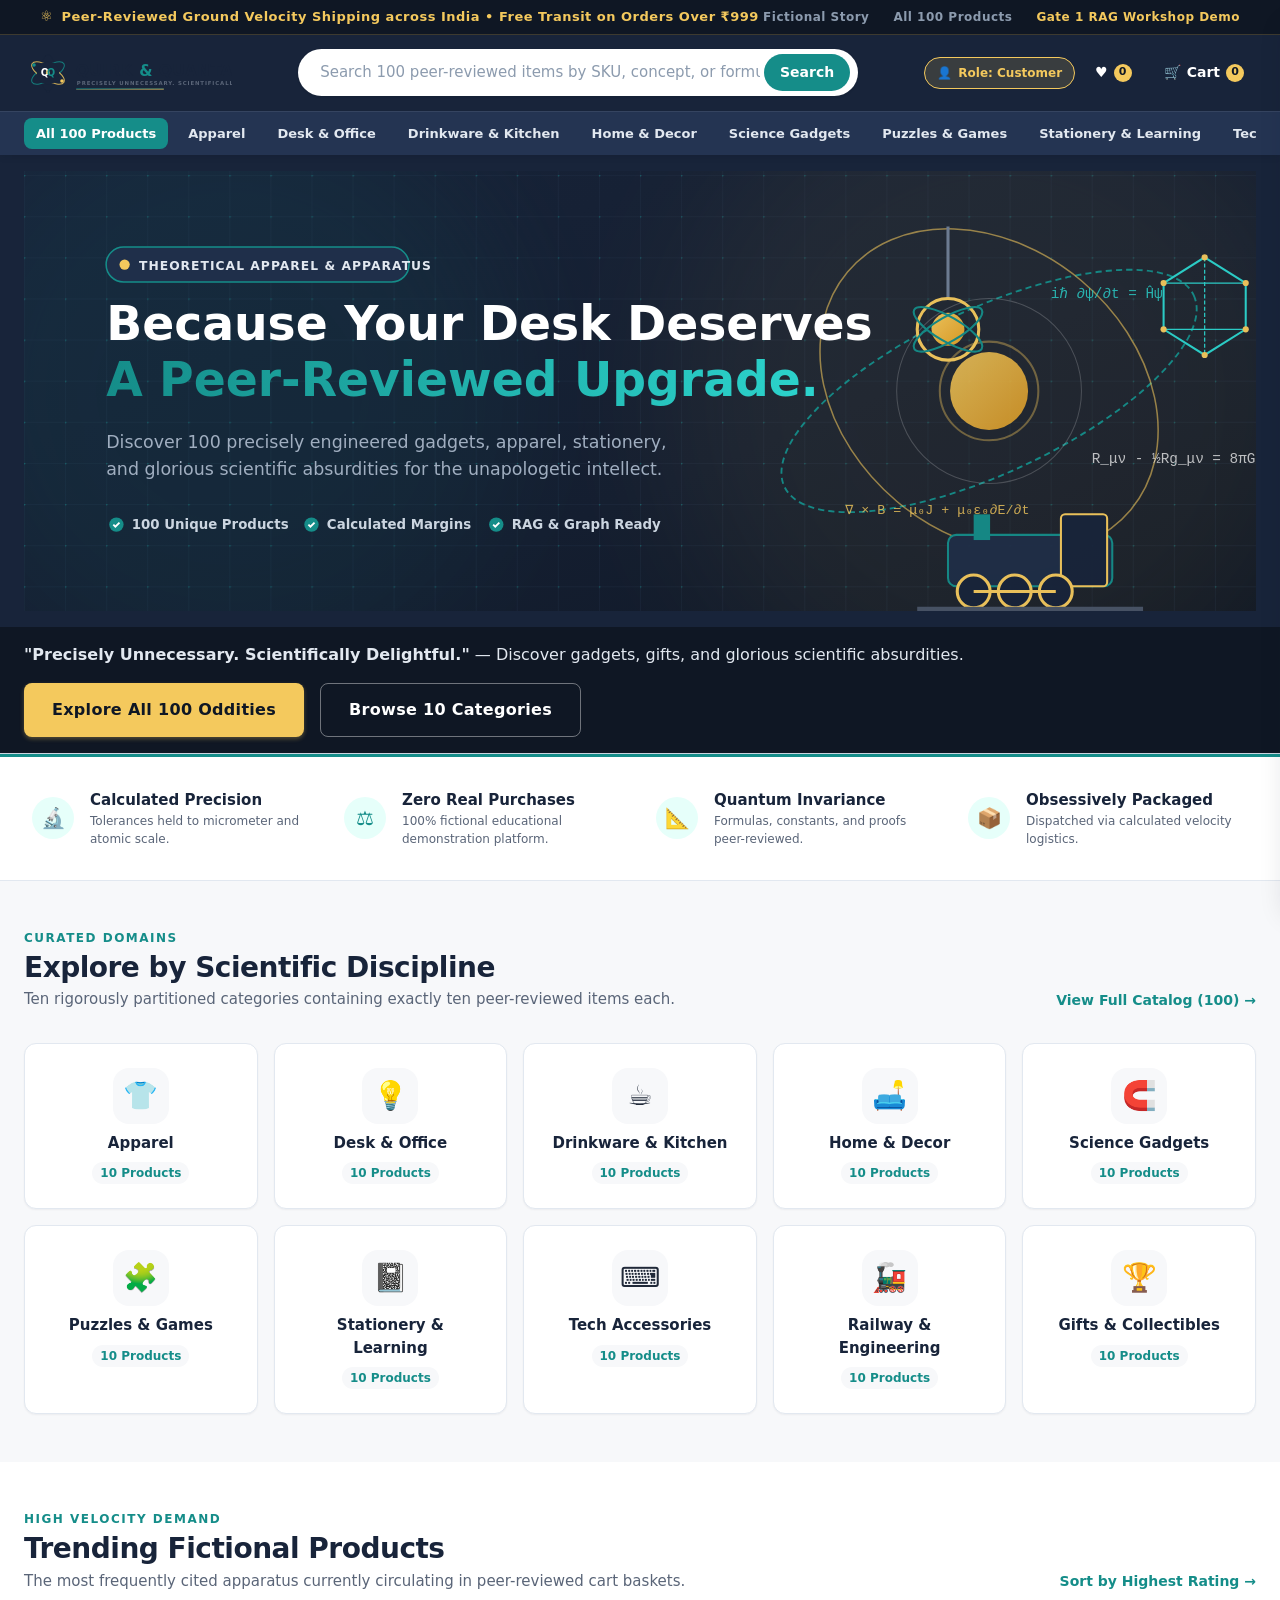
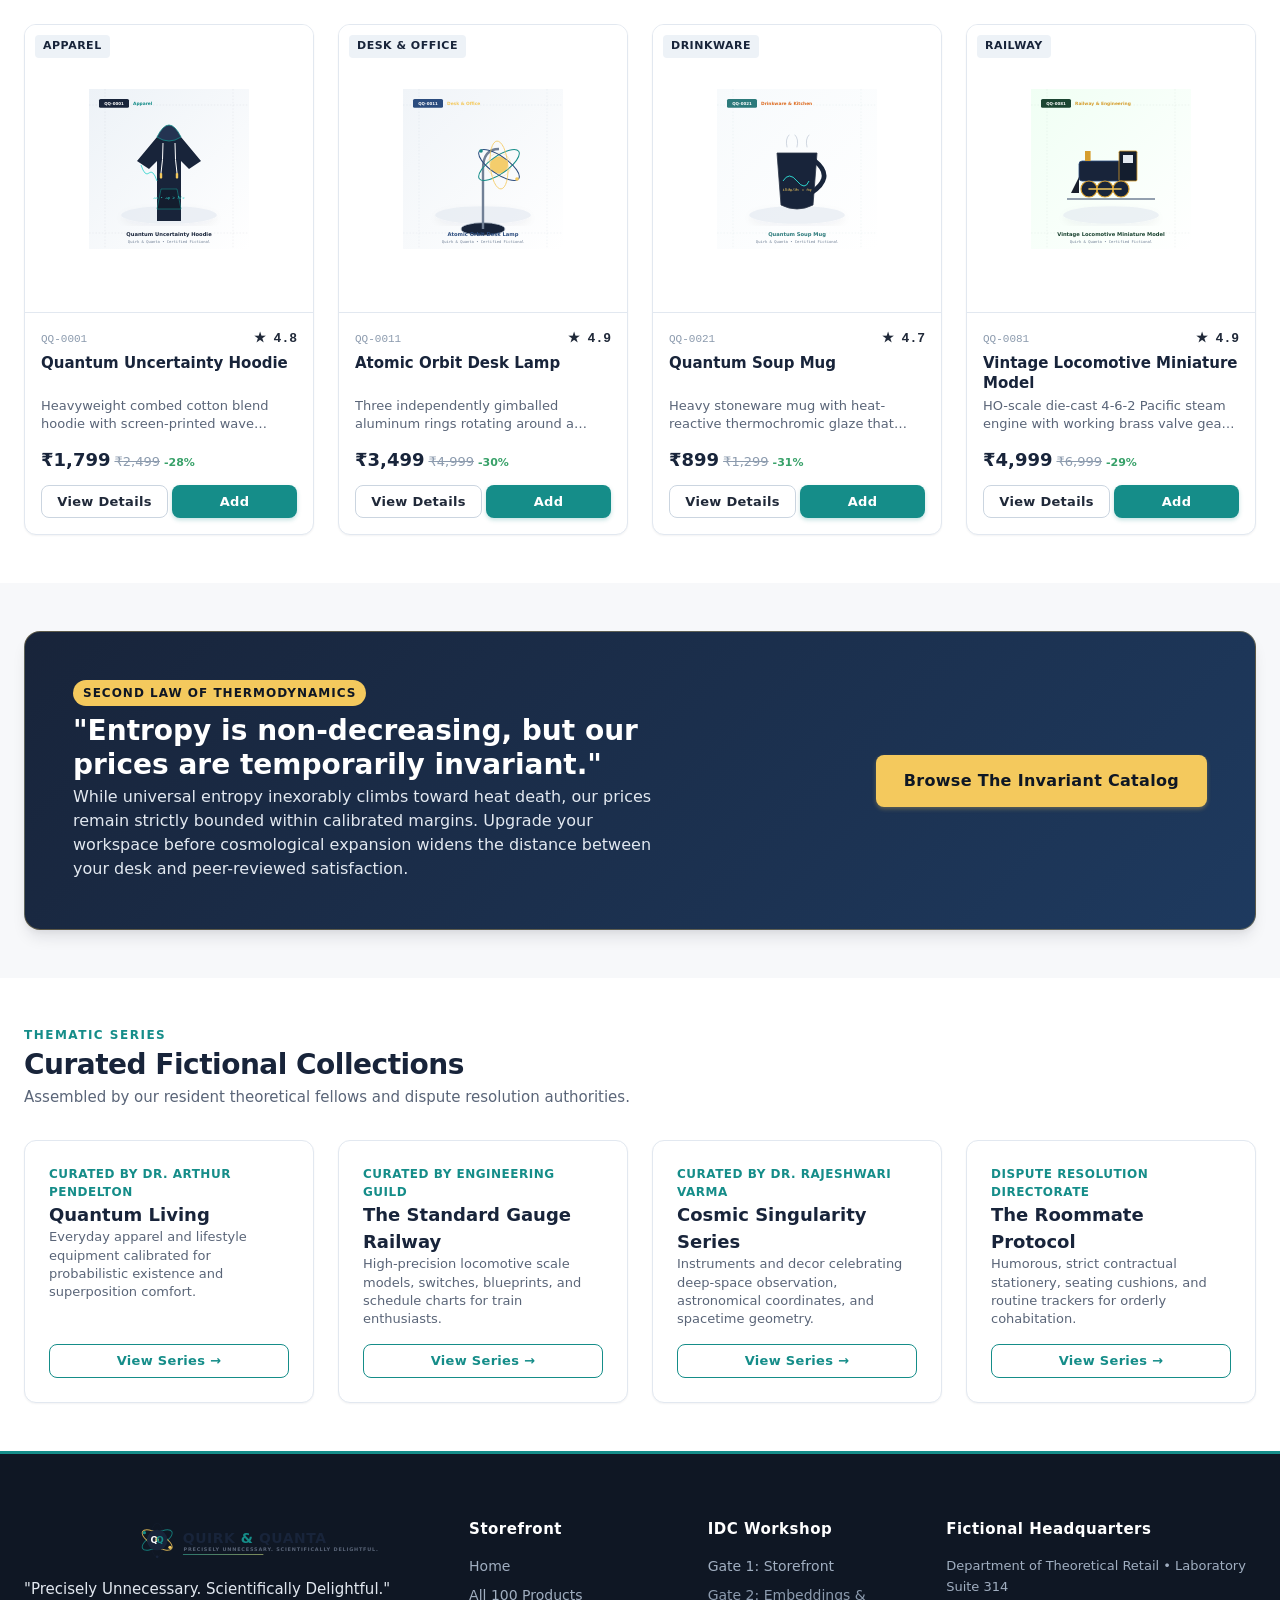
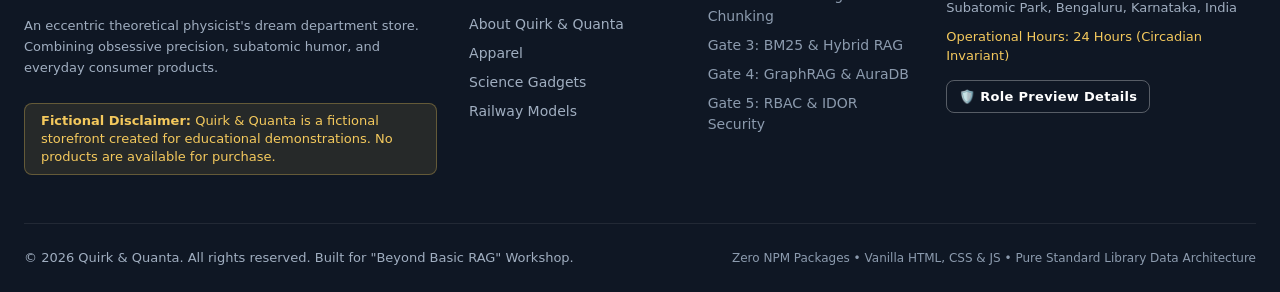
<file: quirk-and-quanta/site/index.html>
<!DOCTYPE html>
<html lang="en">
<head>
  <meta charset="UTF-8">
  <meta name="viewport" content="width=device-width, initial-scale=1.0">
  <title>Quirk &amp; Quanta | Precisely Unnecessary. Scientifically Delightful.</title>
  <meta name="description" content="Discover 100 precisely engineered gadgets, theoretical apparel, mathematical home decor, and glorious scientific absurdities.">
  <link rel="stylesheet" href="css/styles.css">
  <link rel="stylesheet" href="css/components.css">
</head>
<body>

  <!-- Top Announcement Ticker -->
  <div class="announcement-bar">
    <div class="container" style="display: flex; justify-content: space-between; align-items: center; width: 100%;">
      <div class="announcement-bar-content">
        <span class="announcement-ticker">
          <span class="announcement-ticker-icon">⚛️</span>
          <span>Peer-Reviewed Ground Velocity Shipping across India &bull; Free Transit on Orders Over ₹999</span>
        </span>
      </div>
      <div class="announcement-bar-links">
        <a href="about.html">Fictional Story</a>
        <a href="products.html">All 100 Products</a>
        <span style="color: var(--color-gold);">Gate 1 RAG Workshop Demo</span>
      </div>
    </div>
  </div>

  <!-- Main Sticky Header -->
  <header class="site-header">
    <div class="container">
      <div class="header-main">
        <!-- Logo -->
        <a href="index.html" class="header-brand" aria-label="Quirk &amp; Quanta Home">
          <img src="assets/logo.svg" alt="Quirk &amp; Quanta Logo" class="header-logo-img">
        </a>

        <!-- Global Search Bar -->
        <div class="header-search">
          <form id="global-search-form" class="search-input-wrapper">
            <input type="text" 
                   id="global-search-input" 
                   class="search-input" 
                   placeholder="Search 100 peer-reviewed items by SKU, concept, or formula..." 
                   autocomplete="off"
                   aria-label="Search catalog">
            <button type="submit" class="search-btn" aria-label="Submit search">Search</button>
          </form>
          <!-- Live Preview Dropdown -->
          <div id="search-dropdown" class="search-results-dropdown"></div>
        </div>

        <!-- Header Actions -->
        <div class="header-actions">
          <!-- Role Preview Toggle (Demo) -->
          <button id="role-toggle-btn" class="role-badge-toggle" title="Switch Demonstration Role Preview">
            <span>👤</span> Role: Customer
          </button>

          <!-- Wishlist Button -->
          <a href="products.html" class="header-action-btn" title="View Wishlist">
            <span>♥</span>
            <span class="badge-count" id="header-wishlist-count">0</span>
          </a>

          <!-- Cart Drawer Button -->
          <button id="header-cart-btn" class="header-action-btn" title="Open Shopping Cart">
            <span>🛒</span>
            <span>Cart</span>
            <span class="badge-count" id="header-cart-count">0</span>
          </button>
        </div>
      </div>
    </div>

    <!-- Category Navigation Sub-bar -->
    <nav class="header-nav" aria-label="Category navigation">
      <div class="container">
        <ul class="header-nav-list">
          <li><a href="products.html" class="header-nav-link active">All 100 Products</a></li>
          <li><a href="products.html?category=CAT-APPAREL" class="header-nav-link">Apparel</a></li>
          <li><a href="products.html?category=CAT-DESK" class="header-nav-link">Desk &amp; Office</a></li>
          <li><a href="products.html?category=CAT-KITCHEN" class="header-nav-link">Drinkware &amp; Kitchen</a></li>
          <li><a href="products.html?category=CAT-HOME" class="header-nav-link">Home &amp; Decor</a></li>
          <li><a href="products.html?category=CAT-GADGETS" class="header-nav-link">Science Gadgets</a></li>
          <li><a href="products.html?category=CAT-PUZZLES" class="header-nav-link">Puzzles &amp; Games</a></li>
          <li><a href="products.html?category=CAT-STATIONERY" class="header-nav-link">Stationery &amp; Learning</a></li>
          <li><a href="products.html?category=CAT-TECH" class="header-nav-link">Tech Accessories</a></li>
          <li><a href="products.html?category=CAT-RAILWAY" class="header-nav-link">Railway &amp; Engineering</a></li>
          <li><a href="products.html?category=CAT-GIFTS" class="header-nav-link">Gifts &amp; Collectibles</a></li>
          <li><a href="workshop.html" class="header-nav-link" style="color: var(--color-gold); font-weight: 700;">🧪 Workshop Lab</a></li>
        </ul>
      </div>
    </nav>
  </header>

  <!-- Hero Section -->
  <section class="hero-section">
    <div class="container" style="padding-top: var(--space-md); padding-bottom: var(--space-md);">
      <img src="assets/hero/hero-banner.svg" alt="Quirk &amp; Quanta Theoretical Workspace Hero Banner" class="hero-banner-img">
    </div>
    <div class="hero-cta-bar">
      <div class="container hero-cta-container">
        <div class="hero-cta-text">
          <strong>"Precisely Unnecessary. Scientifically Delightful."</strong> — Discover gadgets, gifts, and glorious scientific absurdities.
        </div>
        <div class="hero-cta-buttons">
          <a href="products.html" class="btn btn-gold btn-lg">Explore All 100 Oddities</a>
          <a href="#featured-categories" class="btn btn-outline btn-lg" style="color: #FFFFFF; border-color: rgba(255,255,255,0.4);">Browse 10 Categories</a>
        </div>
      </div>
    </div>
  </section>

  <!-- Trust Badges Bar -->
  <section class="trust-badges-bar">
    <div class="container">
      <div class="trust-badges-grid">
        <div class="trust-badge-card">
          <div class="trust-badge-icon">🔬</div>
          <div>
            <div class="trust-badge-title">Calculated Precision</div>
            <div class="trust-badge-desc">Tolerances held to micrometer and atomic scale.</div>
          </div>
        </div>
        <div class="trust-badge-card">
          <div class="trust-badge-icon">⚖️</div>
          <div>
            <div class="trust-badge-title">Zero Real Purchases</div>
            <div class="trust-badge-desc">100% fictional educational demonstration platform.</div>
          </div>
        </div>
        <div class="trust-badge-card">
          <div class="trust-badge-icon">📐</div>
          <div>
            <div class="trust-badge-title">Quantum Invariance</div>
            <div class="trust-badge-desc">Formulas, constants, and proofs peer-reviewed.</div>
          </div>
        </div>
        <div class="trust-badge-card">
          <div class="trust-badge-icon">📦</div>
          <div>
            <div class="trust-badge-title">Obsessively Packaged</div>
            <div class="trust-badge-desc">Dispatched via calculated velocity logistics.</div>
          </div>
        </div>
      </div>
    </div>
  </section>

  <!-- Featured Categories Section -->
  <section class="section" id="featured-categories">
    <div class="container">
      <div class="section-header">
        <div class="section-title-group">
          <div class="section-kicker">Curated Domains</div>
          <h2 class="section-title">Explore by Scientific Discipline</h2>
          <p class="section-subtitle">Ten rigorously partitioned categories containing exactly ten peer-reviewed items each.</p>
        </div>
        <a href="products.html" class="section-action-link">View Full Catalog (100) &rarr;</a>
      </div>

      <div class="category-grid">
        <!-- Cat 1 -->
        <a href="products.html?category=CAT-APPAREL" class="category-card">
          <div class="category-icon-wrapper">👕</div>
          <div class="category-name">Apparel</div>
          <span class="category-count">10 Products</span>
        </a>
        <!-- Cat 2 -->
        <a href="products.html?category=CAT-DESK" class="category-card">
          <div class="category-icon-wrapper">💡</div>
          <div class="category-name">Desk &amp; Office</div>
          <span class="category-count">10 Products</span>
        </a>
        <!-- Cat 3 -->
        <a href="products.html?category=CAT-KITCHEN" class="category-card">
          <div class="category-icon-wrapper">☕</div>
          <div class="category-name">Drinkware &amp; Kitchen</div>
          <span class="category-count">10 Products</span>
        </a>
        <!-- Cat 4 -->
        <a href="products.html?category=CAT-HOME" class="category-card">
          <div class="category-icon-wrapper">🛋️</div>
          <div class="category-name">Home &amp; Decor</div>
          <span class="category-count">10 Products</span>
        </a>
        <!-- Cat 5 -->
        <a href="products.html?category=CAT-GADGETS" class="category-card">
          <div class="category-icon-wrapper">🧲</div>
          <div class="category-name">Science Gadgets</div>
          <span class="category-count">10 Products</span>
        </a>
        <!-- Cat 6 -->
        <a href="products.html?category=CAT-PUZZLES" class="category-card">
          <div class="category-icon-wrapper">🧩</div>
          <div class="category-name">Puzzles &amp; Games</div>
          <span class="category-count">10 Products</span>
        </a>
        <!-- Cat 7 -->
        <a href="products.html?category=CAT-STATIONERY" class="category-card">
          <div class="category-icon-wrapper">📓</div>
          <div class="category-name">Stationery &amp; Learning</div>
          <span class="category-count">10 Products</span>
        </a>
        <!-- Cat 8 -->
        <a href="products.html?category=CAT-TECH" class="category-card">
          <div class="category-icon-wrapper">⌨️</div>
          <div class="category-name">Tech Accessories</div>
          <span class="category-count">10 Products</span>
        </a>
        <!-- Cat 9 -->
        <a href="products.html?category=CAT-RAILWAY" class="category-card">
          <div class="category-icon-wrapper">🚂</div>
          <div class="category-name">Railway &amp; Engineering</div>
          <span class="category-count">10 Products</span>
        </a>
        <!-- Cat 10 -->
        <a href="products.html?category=CAT-GIFTS" class="category-card">
          <div class="category-icon-wrapper">🏆</div>
          <div class="category-name">Gifts &amp; Collectibles</div>
          <span class="category-count">10 Products</span>
        </a>
      </div>
    </div>
  </section>

  <!-- Trending Products Carousel / Spotlight -->
  <section class="section section-alt">
    <div class="container">
      <div class="section-header">
        <div class="section-title-group">
          <div class="section-kicker">High Velocity Demand</div>
          <h2 class="section-title">Trending Fictional Products</h2>
          <p class="section-subtitle">The most frequently cited apparatus currently circulating in peer-reviewed cart baskets.</p>
        </div>
        <a href="products.html?sort=rating-desc" class="section-action-link">Sort by Highest Rating &rarr;</a>
      </div>

      <div class="product-grid" id="trending-products-grid">
        <!-- Rendered by JS or statically pre-seeded -->
        <div class="product-card">
          <div class="product-card-thumb-wrapper">
            <span class="badge badge-navy product-card-badge">Apparel</span>
            <a href="product.html?sku=QQ-0001">
              <img src="assets/products/QQ-0001-thumb.svg" alt="Quantum Uncertainty Hoodie" class="product-card-thumb" loading="lazy">
            </a>
          </div>
          <div class="product-card-body">
            <div class="product-card-meta"><span>QQ-0001</span><span class="rating-score">★ 4.8</span></div>
            <h3 class="product-card-title"><a href="product.html?sku=QQ-0001">Quantum Uncertainty Hoodie</a></h3>
            <p class="product-card-desc">Heavyweight combed cotton blend hoodie with screen-printed wave equations and Planck constant aglets.</p>
            <div class="product-card-price-row">
              <span class="price-selling">₹1,799</span>
              <span class="price-list">₹2,499</span>
              <span class="price-savings">-28%</span>
            </div>
            <div class="product-card-actions">
              <a href="product.html?sku=QQ-0001" class="btn btn-outline btn-sm">View Details</a>
              <button class="btn btn-primary btn-sm" onclick="quickAddToCart('QQ-0001')">Add</button>
            </div>
          </div>
        </div>

        <div class="product-card">
          <div class="product-card-thumb-wrapper">
            <span class="badge badge-navy product-card-badge">Desk &amp; Office</span>
            <a href="product.html?sku=QQ-0011">
              <img src="assets/products/QQ-0011-thumb.svg" alt="Atomic Orbit Desk Lamp" class="product-card-thumb" loading="lazy">
            </a>
          </div>
          <div class="product-card-body">
            <div class="product-card-meta"><span>QQ-0011</span><span class="rating-score">★ 4.9</span></div>
            <h3 class="product-card-title"><a href="product.html?sku=QQ-0011">Atomic Orbit Desk Lamp</a></h3>
            <p class="product-card-desc">Three independently gimballed aluminum rings rotating around a warm 2700K touch-dimmable LED filament nucleus.</p>
            <div class="product-card-price-row">
              <span class="price-selling">₹3,499</span>
              <span class="price-list">₹4,999</span>
              <span class="price-savings">-30%</span>
            </div>
            <div class="product-card-actions">
              <a href="product.html?sku=QQ-0011" class="btn btn-outline btn-sm">View Details</a>
              <button class="btn btn-primary btn-sm" onclick="quickAddToCart('QQ-0011')">Add</button>
            </div>
          </div>
        </div>

        <div class="product-card">
          <div class="product-card-thumb-wrapper">
            <span class="badge badge-navy product-card-badge">Drinkware</span>
            <a href="product.html?sku=QQ-0021">
              <img src="assets/products/QQ-0021-thumb.svg" alt="Quantum Soup Mug" class="product-card-thumb" loading="lazy">
            </a>
          </div>
          <div class="product-card-body">
            <div class="product-card-meta"><span>QQ-0021</span><span class="rating-score">★ 4.7</span></div>
            <h3 class="product-card-title"><a href="product.html?sku=QQ-0021">Quantum Soup Mug</a></h3>
            <p class="product-card-desc">Heavy stoneware mug with heat-reactive thermochromic glaze that reveals Schrödinger wave equations above 60°C.</p>
            <div class="product-card-price-row">
              <span class="price-selling">₹899</span>
              <span class="price-list">₹1,299</span>
              <span class="price-savings">-31%</span>
            </div>
            <div class="product-card-actions">
              <a href="product.html?sku=QQ-0021" class="btn btn-outline btn-sm">View Details</a>
              <button class="btn btn-primary btn-sm" onclick="quickAddToCart('QQ-0021')">Add</button>
            </div>
          </div>
        </div>

        <div class="product-card">
          <div class="product-card-thumb-wrapper">
            <span class="badge badge-navy product-card-badge">Railway</span>
            <a href="product.html?sku=QQ-0081">
              <img src="assets/products/QQ-0081-thumb.svg" alt="Vintage Locomotive Miniature Model" class="product-card-thumb" loading="lazy">
            </a>
          </div>
          <div class="product-card-body">
            <div class="product-card-meta"><span>QQ-0081</span><span class="rating-score">★ 4.9</span></div>
            <h3 class="product-card-title"><a href="product.html?sku=QQ-0081">Vintage Locomotive Miniature Model</a></h3>
            <p class="product-card-desc">HO-scale die-cast 4-6-2 Pacific steam engine with working brass valve gear rods and glowing firebox.</p>
            <div class="product-card-price-row">
              <span class="price-selling">₹4,999</span>
              <span class="price-list">₹6,999</span>
              <span class="price-savings">-29%</span>
            </div>
            <div class="product-card-actions">
              <a href="product.html?sku=QQ-0081" class="btn btn-outline btn-sm">View Details</a>
              <button class="btn btn-primary btn-sm" onclick="quickAddToCart('QQ-0081')">Add</button>
            </div>
          </div>
        </div>
      </div>
    </div>
  </section>

  <!-- Humorous Promo Banner -->
  <section class="section">
    <div class="container">
      <div class="promo-banner">
        <div class="promo-banner-content">
          <span class="promo-tag">Second Law of Thermodynamics</span>
          <h3 class="promo-title">"Entropy is non-decreasing, but our prices are temporarily invariant."</h3>
          <p class="promo-text">
            While universal entropy inexorably climbs toward heat death, our prices remain strictly bounded within calibrated margins. Upgrade your workspace before cosmological expansion widens the distance between your desk and peer-reviewed satisfaction.
          </p>
        </div>
        <div>
          <a href="products.html" class="btn btn-gold btn-lg">Browse The Invariant Catalog</a>
        </div>
      </div>
    </div>
  </section>

  <!-- Featured Curated Collections -->
  <section class="section section-alt">
    <div class="container">
      <div class="section-header">
        <div class="section-title-group">
          <div class="section-kicker">Thematic Series</div>
          <h2 class="section-title">Curated Fictional Collections</h2>
          <p class="section-subtitle">Assembled by our resident theoretical fellows and dispute resolution authorities.</p>
        </div>
      </div>

      <div class="collections-grid">
        <div class="collection-card">
          <div>
            <div class="collection-curator">Curated by Dr. Arthur Pendelton</div>
            <h3 class="collection-title">Quantum Living</h3>
            <p class="collection-desc">Everyday apparel and lifestyle equipment calibrated for probabilistic existence and superposition comfort.</p>
          </div>
          <a href="products.html?category=CAT-APPAREL" class="btn btn-outline-teal btn-sm">View Series &rarr;</a>
        </div>

        <div class="collection-card">
          <div>
            <div class="collection-curator">Curated by Engineering Guild</div>
            <h3 class="collection-title">The Standard Gauge Railway</h3>
            <p class="collection-desc">High-precision locomotive scale models, switches, blueprints, and schedule charts for train enthusiasts.</p>
          </div>
          <a href="products.html?category=CAT-RAILWAY" class="btn btn-outline-teal btn-sm">View Series &rarr;</a>
        </div>

        <div class="collection-card">
          <div>
            <div class="collection-curator">Curated by Dr. Rajeshwari Varma</div>
            <h3 class="collection-title">Cosmic Singularity Series</h3>
            <p class="collection-desc">Instruments and decor celebrating deep-space observation, astronomical coordinates, and spacetime geometry.</p>
          </div>
          <a href="products.html?category=CAT-HOME" class="btn btn-outline-teal btn-sm">View Series &rarr;</a>
        </div>

        <div class="collection-card">
          <div>
            <div class="collection-curator">Dispute Resolution Directorate</div>
            <h3 class="collection-title">The Roommate Protocol</h3>
            <p class="collection-desc">Humorous, strict contractual stationery, seating cushions, and routine trackers for orderly cohabitation.</p>
          </div>
          <a href="products.html?category=CAT-STATIONERY" class="btn btn-outline-teal btn-sm">View Series &rarr;</a>
        </div>
      </div>
    </div>
  </section>

  <!-- Site Footer -->
  <footer class="site-footer">
    <div class="container">
      <div class="footer-top">
        <div class="footer-grid">
          <!-- Col 1: Brand Info -->
          <div class="footer-brand-col">
            <img src="assets/logo.svg" alt="Quirk &amp; Quanta Logo" class="footer-logo-img">
            <p class="footer-tagline">"Precisely Unnecessary. Scientifically Delightful."</p>
            <p style="font-size: 0.8125rem; line-height: 1.6;">
              An eccentric theoretical physicist's dream department store. Combining obsessive precision, subatomic humor, and everyday consumer products.
            </p>
            <div class="fictional-disclaimer">
              <strong>Fictional Disclaimer:</strong> Quirk &amp; Quanta is a fictional storefront created for educational demonstrations. No products are available for purchase.
            </div>
          </div>

          <!-- Col 2: Navigation Links -->
          <div>
            <h4 class="footer-col-title">Storefront</h4>
            <ul class="footer-link-list">
              <li><a href="index.html">Home</a></li>
              <li><a href="products.html">All 100 Products</a></li>
              <li><a href="about.html">About Quirk &amp; Quanta</a></li>
              <li><a href="products.html?category=CAT-APPAREL">Apparel</a></li>
              <li><a href="products.html?category=CAT-GADGETS">Science Gadgets</a></li>
              <li><a href="products.html?category=CAT-RAILWAY">Railway Models</a></li>
            </ul>
          </div>

          <!-- Col 3: Workshop Architecture -->
          <div>
            <h4 class="footer-col-title">IDC Workshop</h4>
            <ul class="footer-link-list">
              <li><a href="about.html#workshop">Gate 1: Storefront</a></li>
              <li><span style="color: var(--color-text-light);">Gate 2: Embeddings &amp; Chunking</span></li>
              <li><span style="color: var(--color-text-light);">Gate 3: BM25 &amp; Hybrid RAG</span></li>
              <li><span style="color: var(--color-text-light);">Gate 4: GraphRAG &amp; AuraDB</span></li>
              <li><span style="color: var(--color-text-light);">Gate 5: RBAC &amp; IDOR Security</span></li>
            </ul>
          </div>

          <!-- Col 4: Fictional Office & Dispatch -->
          <div>
            <h4 class="footer-col-title">Fictional Headquarters</h4>
            <p style="font-size: 0.8125rem; line-height: 1.6; margin-bottom: 8px;">
              Department of Theoretical Retail &bull; Laboratory Suite 314<br>
              Subatomic Park, Bengaluru, Karnataka, India
            </p>
            <p style="font-size: 0.8125rem; color: var(--color-gold);">
              Operational Hours: 24 Hours (Circadian Invariant)
            </p>
            <div style="margin-top: 14px;">
              <button onclick="openModal('role-explainer-modal')" class="btn btn-outline btn-sm" style="color: #FFFFFF; border-color: rgba(255,255,255,0.3);">
                🛡️ Role Preview Details
              </button>
            </div>
          </div>
        </div>
      </div>

      <div class="footer-bottom">
        <div>
          &copy; 2026 Quirk &amp; Quanta. All rights reserved. Built for "Beyond Basic RAG" Workshop.
        </div>
        <div style="font-size: 0.75rem; color: var(--color-text-light);">
          Zero NPM Packages &bull; Vanilla HTML, CSS &amp; JS &bull; Pure Standard Library Data Architecture
        </div>
      </div>
    </div>
  </footer>

  <!-- Slide-Out Cart Drawer -->
  <div class="modal-overlay" id="cart-drawer-overlay"></div>
  <aside class="cart-drawer" id="cart-drawer" aria-label="Shopping Cart">
    <div class="cart-drawer-header">
      <div style="display: flex; align-items: center; gap: 8px;">
        <span style="font-size: 1.25rem;">🛒</span>
        <h3 style="font-size: 1.125rem; font-weight: 800;">Your Calibrated Basket</h3>
      </div>
      <button class="modal-close-btn" id="close-cart-btn" aria-label="Close cart">&times;</button>
    </div>
    <div class="cart-drawer-items" id="cart-items-container">
      <!-- Populated dynamically by cart.js -->
    </div>
    <div class="cart-drawer-footer">
      <div class="cart-subtotal-row">
        <span>Subtotal</span>
        <span id="cart-subtotal-price">₹0</span>
      </div>
      <p style="font-size: 0.75rem; color: var(--color-text-muted);">
        Taxes calculated using theoretical state tensors. Free ground shipping applies.
      </p>
      <button class="btn btn-primary btn-block btn-lg" id="checkout-action-btn">
        Proceed to Checkout
      </button>
    </div>
  </aside>

  <!-- Educational Purchasing Disabled Modal -->
  <div class="modal-overlay" id="checkout-demo-modal">
    <div class="modal-container">
      <div class="modal-header">
        <h3 class="modal-title">Purchasing Disabled (Educational Demonstration)</h3>
        <button class="modal-close-btn" aria-label="Close modal">&times;</button>
      </div>
      <div class="modal-body">
        <div style="font-size: 3rem; text-align: center; margin-bottom: 16px;">🛑</div>
        <h4 style="font-size: 1.125rem; font-weight: 800; color: var(--color-navy); text-align: center; margin-bottom: 8px;">
          This is a fictional educational storefront.
        </h4>
        <p style="font-size: 0.9375rem; color: var(--color-text-muted); text-align: center; line-height: 1.6; margin-bottom: 16px;">
          Purchasing is disabled. Quirk &amp; Quanta exists solely as the multi-domain knowledge base and application harness for the workshop <em>"Beyond Basic RAG: Building Production-Ready AI Systems."</em>
        </p>
        <div style="background-color: var(--color-bg); padding: 12px 16px; border-radius: 8px; font-size: 0.8125rem; color: var(--color-text-main);">
          <strong>What happens next in the workshop?</strong><br>
          In subsequent gates, this dataset will become the foundation for vector embeddings, semantic and BM25 hybrid search, GraphRAG multi-hop retrieval, and server-side RBAC security tests.
        </div>
      </div>
      <div class="modal-footer">
        <button class="btn btn-primary close-modal-trigger">Understood &bull; Continue Exploring</button>
      </div>
    </div>
  </div>

  <!-- Role Preview Explainer Modal -->
  <div class="modal-overlay" id="role-explainer-modal">
    <div class="modal-container">
      <div class="modal-header">
        <h3 class="modal-title">Role Preview Demonstration Architecture</h3>
        <button class="modal-close-btn" aria-label="Close modal">&times;</button>
      </div>
      <div class="modal-body">
        <div style="font-size: 2.5rem; text-align: center; margin-bottom: 12px;">🛡️</div>
        <h4 style="font-size: 1.0625rem; font-weight: 800; color: var(--color-navy); margin-bottom: 8px;">
          Client-Side Hiding is NOT Security
        </h4>
        <p style="font-size: 0.875rem; color: var(--color-text-main); line-height: 1.6; margin-bottom: 12px;">
          This toggle demonstrates the separation between <strong>Public Storefront Data</strong> and <strong>Internal Canonical Data</strong>.
        </p>
        <ul style="padding-left: 20px; font-size: 0.8125rem; color: var(--color-text-muted); line-height: 1.6; margin-bottom: 16px;">
          <li><strong>Public Storefront Data:</strong> Filtered via <code>scripts/generate-public-data.py</code>. Contains zero cost prices, margins, or procurement codes.</li>
          <li><strong>Internal Data:</strong> Strictly housed in <code>data/internal/</code> outside the deployable static site.</li>
          <li><strong>Future Workshop Gates:</strong> In Gate 9 and Gate 10, true server-side authorization and RBAC retrieval filtering will be implemented with authenticated sessions.</li>
        </ul>
        <div class="fictional-disclaimer">
          Toggling this switch in Gate 1 only modifies demo UI annotations. No sensitive canonical records are ever exposed to the client browser.
        </div>
      </div>
      <div class="modal-footer">
        <button class="btn btn-primary close-modal-trigger">Close Explanation</button>
      </div>
    </div>
  </div>

  <!-- Toast Notification Container -->
  <div id="toast-container" class="toast-container"></div>

  <!-- JavaScript Modules -->
  <script src="js/app.js"></script>
  <script src="js/cart.js"></script>
  <script src="js/search.js"></script>
  <script src="js/role-preview.js"></script>
</body>
</html>
</file>
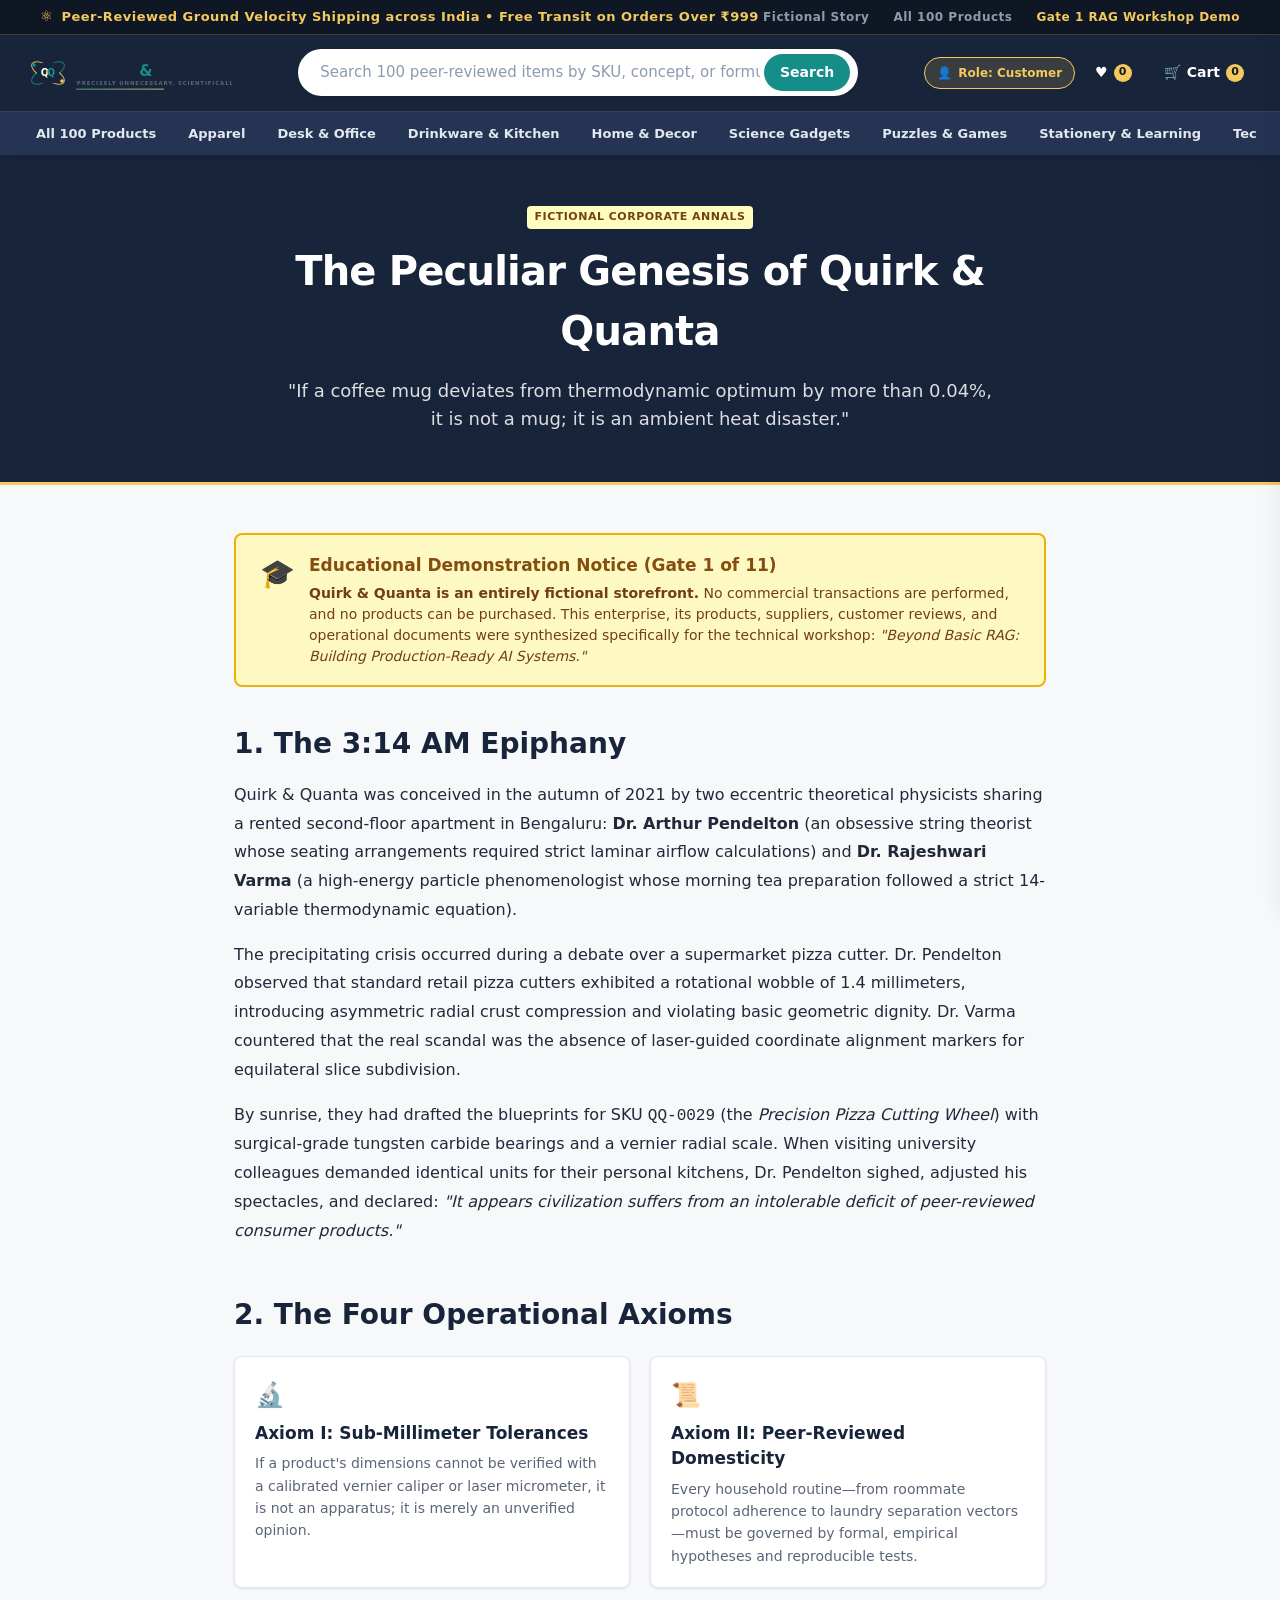
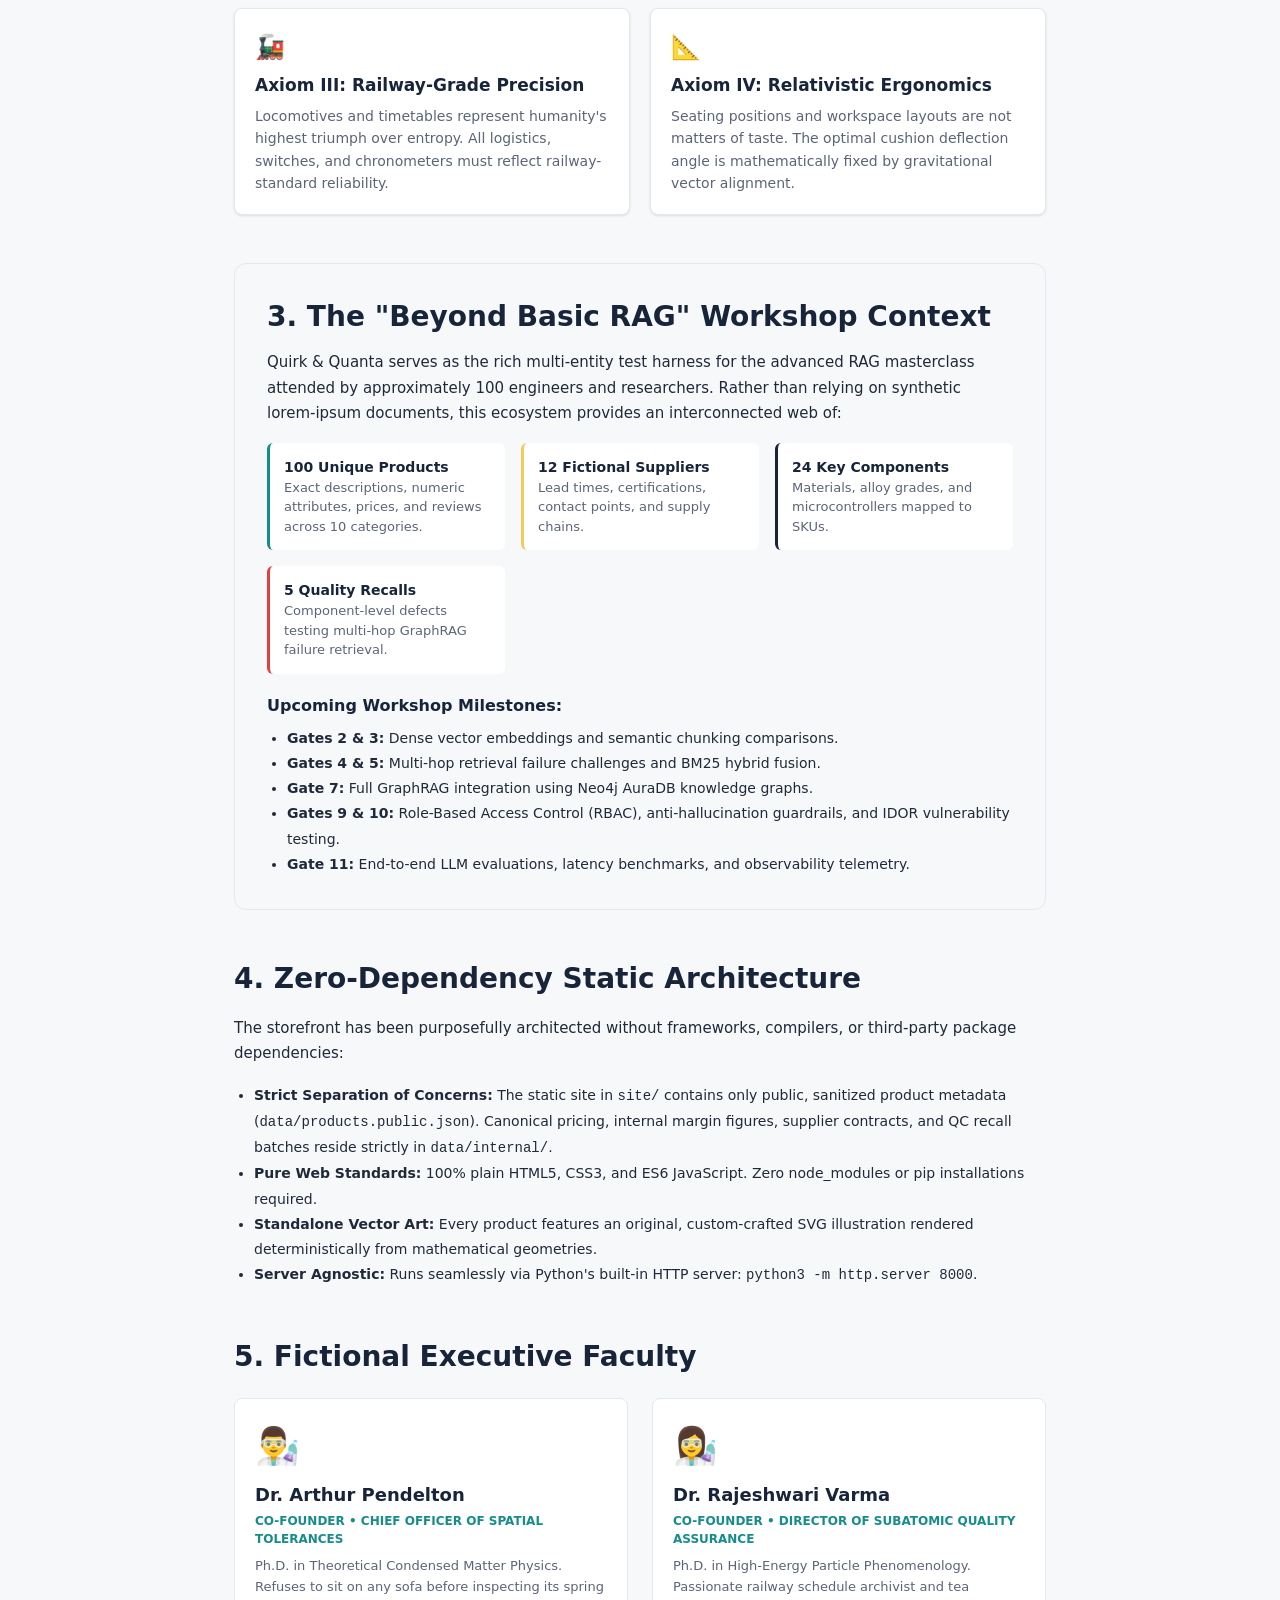
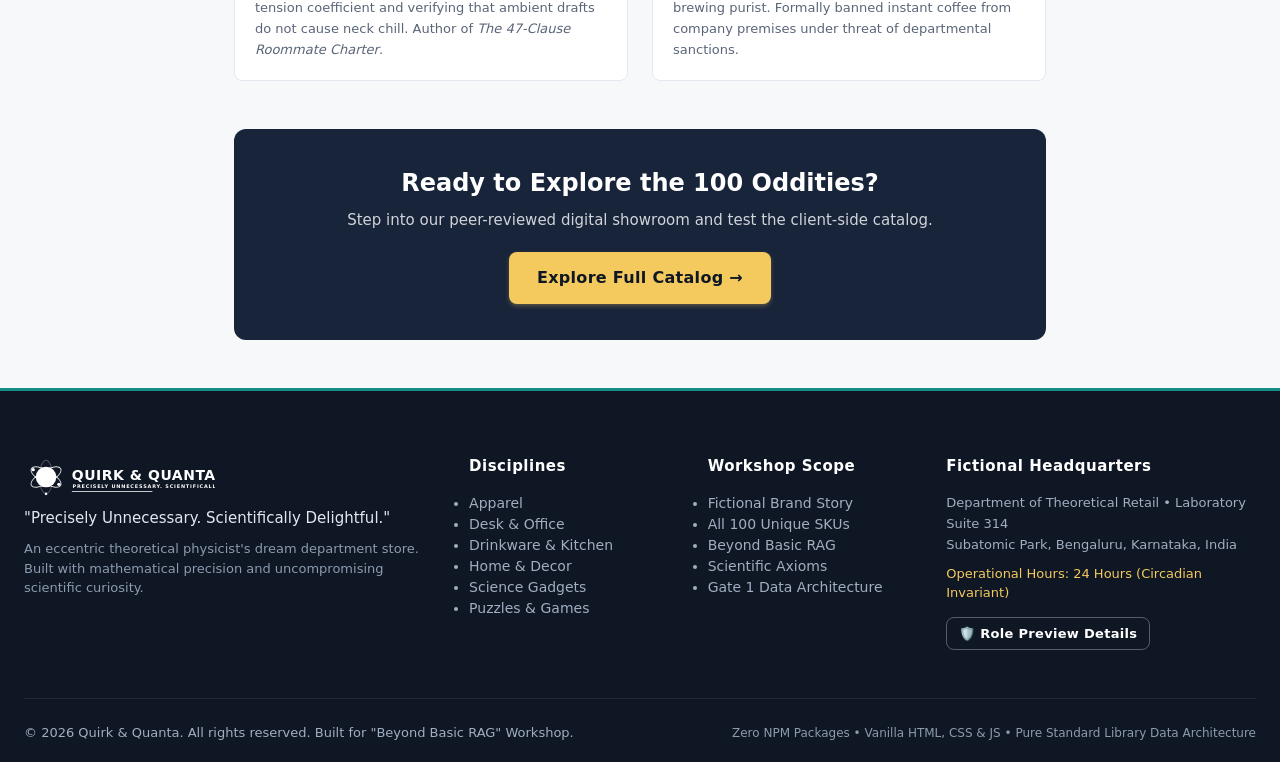
<file: quirk-and-quanta/site/about.html>
<!DOCTYPE html>
<html lang="en">
<head>
  <meta charset="UTF-8">
  <meta name="viewport" content="width=device-width, initial-scale=1.0">
  <title>About Our Obsession | Quirk &amp; Quanta</title>
  <meta name="description" content="Discover the fictional origins of Quirk & Quanta, founded on peer-reviewed retail, obsessive precision, and theoretical physics.">
  <link rel="stylesheet" href="css/styles.css">
  <link rel="stylesheet" href="css/components.css">
</head>
<body>

  <!-- Top Announcement Bar -->
  <div class="announcement-bar">
    <div class="container" style="display: flex; justify-content: space-between; align-items: center; width: 100%;">
      <div class="announcement-bar-content">
        <span class="announcement-ticker">
          <span class="announcement-ticker-icon">⚛️</span>
          <span>Peer-Reviewed Ground Velocity Shipping across India &bull; Free Transit on Orders Over ₹999</span>
        </span>
      </div>
      <div class="announcement-bar-links">
        <a href="about.html">Fictional Story</a>
        <a href="products.html">All 100 Products</a>
        <span style="color: var(--color-gold);">Gate 1 RAG Workshop Demo</span>
      </div>
    </div>
  </div>

  <!-- Main Sticky Header -->
  <header class="site-header">
    <div class="container">
      <div class="header-main">
        <!-- Logo -->
        <a href="index.html" class="header-brand" aria-label="Quirk &amp; Quanta Home">
          <img src="assets/logo.svg" alt="Quirk &amp; Quanta Logo" class="header-logo-img">
        </a>

        <!-- Global Search Bar -->
        <div class="header-search">
          <form id="global-search-form" class="search-input-wrapper">
            <input type="text" 
                   id="global-search-input" 
                   class="search-input" 
                   placeholder="Search 100 peer-reviewed items by SKU, concept, or formula..." 
                   autocomplete="off"
                   aria-label="Search catalog">
            <button type="submit" class="search-btn" aria-label="Submit search">Search</button>
          </form>
          <!-- Live Preview Dropdown -->
          <div id="search-dropdown" class="search-results-dropdown"></div>
        </div>

        <!-- Header Actions -->
        <div class="header-actions">
          <button id="role-toggle-btn" class="role-badge-toggle" title="Switch Demonstration Role Preview">
            <span>👤</span> Role: Customer
          </button>
          <a href="products.html" class="header-action-btn" title="View Wishlist">
            <span>♥</span>
            <span class="badge-count" id="header-wishlist-count">0</span>
          </a>
          <button id="header-cart-btn" class="header-action-btn" title="Open Shopping Cart">
            <span>🛒</span>
            <span>Cart</span>
            <span class="badge-count" id="header-cart-count">0</span>
          </button>
        </div>
      </div>
    </div>

    <!-- Category Navigation Sub-bar -->
    <nav class="header-nav" aria-label="Category navigation">
      <div class="container">
        <ul class="header-nav-list">
          <li><a href="products.html" class="header-nav-link">All 100 Products</a></li>
          <li><a href="products.html?category=CAT-APPAREL" class="header-nav-link">Apparel</a></li>
          <li><a href="products.html?category=CAT-DESK" class="header-nav-link">Desk &amp; Office</a></li>
          <li><a href="products.html?category=CAT-KITCHEN" class="header-nav-link">Drinkware &amp; Kitchen</a></li>
          <li><a href="products.html?category=CAT-HOME" class="header-nav-link">Home &amp; Decor</a></li>
          <li><a href="products.html?category=CAT-GADGETS" class="header-nav-link">Science Gadgets</a></li>
          <li><a href="products.html?category=CAT-PUZZLES" class="header-nav-link">Puzzles &amp; Games</a></li>
          <li><a href="products.html?category=CAT-STATIONERY" class="header-nav-link">Stationery &amp; Learning</a></li>
          <li><a href="products.html?category=CAT-TECH" class="header-nav-link">Tech Accessories</a></li>
          <li><a href="products.html?category=CAT-RAILWAY" class="header-nav-link">Railway &amp; Engineering</a></li>
          <li><a href="products.html?category=CAT-GIFTS" class="header-nav-link">Gifts &amp; Collectibles</a></li>
          <li><a href="workshop.html" class="header-nav-link" style="color: var(--color-gold); font-weight: 700;">🧪 Workshop Lab</a></li>
        </ul>
      </div>
    </nav>
  </header>

  <!-- Page Header Hero -->
  <div style="background-color: var(--color-navy); color: #FFFFFF; padding: 48px 0; border-bottom: 3px solid var(--color-gold);">
    <div class="container" style="max-width: 900px; text-align: center;">
      <span class="badge badge-gold" style="margin-bottom: 12px;">Fictional Corporate Annals</span>
      <h1 style="font-size: 2.5rem; font-weight: 900; color: #FFFFFF; margin-bottom: 16px; letter-spacing: -0.02em;">
        The Peculiar Genesis of Quirk &amp; Quanta
      </h1>
      <p style="font-size: 1.125rem; color: rgba(255,255,255,0.85); line-height: 1.6; max-width: 720px; margin: 0 auto;">
        "If a coffee mug deviates from thermodynamic optimum by more than 0.04%, it is not a mug; it is an ambient heat disaster."
      </p>
    </div>
  </div>

  <!-- Main Narrative Content -->
  <main class="section">
    <div class="container" style="max-width: 860px;">
      
      <!-- Prominent Educational Notice Callout -->
      <div style="background-color: #FEF9C3; border: 2px solid #EAB308; border-radius: 8px; padding: 18px 24px; margin-bottom: 36px;">
        <div style="display: flex; gap: 14px; align-items: flex-start;">
          <span style="font-size: 1.75rem;">🎓</span>
          <div>
            <h3 style="font-size: 1.0625rem; font-weight: 800; color: #854D0E; margin-bottom: 4px;">
              Educational Demonstration Notice (Gate 1 of 11)
            </h3>
            <p style="font-size: 0.875rem; color: #713F12; line-height: 1.5; margin: 0;">
              <strong>Quirk &amp; Quanta is an entirely fictional storefront.</strong> No commercial transactions are performed, and no products can be purchased. This enterprise, its products, suppliers, customer reviews, and operational documents were synthesized specifically for the technical workshop: <em>"Beyond Basic RAG: Building Production-Ready AI Systems."</em>
            </p>
          </div>
        </div>
      </div>

      <!-- Founding Story Section -->
      <section style="margin-bottom: 48px;">
        <h2 style="font-size: 1.75rem; font-weight: 800; color: var(--color-navy); margin-bottom: 16px;">
          1. The 3:14 AM Epiphany
        </h2>
        <p style="font-size: 1rem; line-height: 1.8; color: var(--color-text-main); margin-bottom: 16px;">
          Quirk &amp; Quanta was conceived in the autumn of 2021 by two eccentric theoretical physicists sharing a rented second-floor apartment in Bengaluru: <strong>Dr. Arthur Pendelton</strong> (an obsessive string theorist whose seating arrangements required strict laminar airflow calculations) and <strong>Dr. Rajeshwari Varma</strong> (a high-energy particle phenomenologist whose morning tea preparation followed a strict 14-variable thermodynamic equation).
        </p>
        <p style="font-size: 1rem; line-height: 1.8; color: var(--color-text-main); margin-bottom: 16px;">
          The precipitating crisis occurred during a debate over a supermarket pizza cutter. Dr. Pendelton observed that standard retail pizza cutters exhibited a rotational wobble of 1.4 millimeters, introducing asymmetric radial crust compression and violating basic geometric dignity. Dr. Varma countered that the real scandal was the absence of laser-guided coordinate alignment markers for equilateral slice subdivision.
        </p>
        <p style="font-size: 1rem; line-height: 1.8; color: var(--color-text-main); margin-bottom: 16px;">
          By sunrise, they had drafted the blueprints for SKU <code>QQ-0029</code> (the <em>Precision Pizza Cutting Wheel</em>) with surgical-grade tungsten carbide bearings and a vernier radial scale. When visiting university colleagues demanded identical units for their personal kitchens, Dr. Pendelton sighed, adjusted his spectacles, and declared: <em>"It appears civilization suffers from an intolerable deficit of peer-reviewed consumer products."</em>
        </p>
      </section>

      <!-- The Four Axioms Section -->
      <section id="principles" style="margin-bottom: 48px;">
        <h2 style="font-size: 1.75rem; font-weight: 800; color: var(--color-navy); margin-bottom: 20px;">
          2. The Four Operational Axioms
        </h2>

        <div style="display: grid; grid-template-columns: repeat(auto-fit, minmax(260px, 1fr)); gap: 20px;">
          
          <div style="background-color: #FFFFFF; border: 1px solid var(--color-border); border-radius: 8px; padding: 20px; box-shadow: var(--shadow-sm);">
            <div style="font-size: 1.5rem; margin-bottom: 8px;">🔬</div>
            <h3 style="font-size: 1.0625rem; font-weight: 800; color: var(--color-navy); margin-bottom: 6px;">
              Axiom I: Sub-Millimeter Tolerances
            </h3>
            <p style="font-size: 0.875rem; color: var(--color-text-muted); line-height: 1.6; margin: 0;">
              If a product's dimensions cannot be verified with a calibrated vernier caliper or laser micrometer, it is not an apparatus; it is merely an unverified opinion.
            </p>
          </div>

          <div style="background-color: #FFFFFF; border: 1px solid var(--color-border); border-radius: 8px; padding: 20px; box-shadow: var(--shadow-sm);">
            <div style="font-size: 1.5rem; margin-bottom: 8px;">📜</div>
            <h3 style="font-size: 1.0625rem; font-weight: 800; color: var(--color-navy); margin-bottom: 6px;">
              Axiom II: Peer-Reviewed Domesticity
            </h3>
            <p style="font-size: 0.875rem; color: var(--color-text-muted); line-height: 1.6; margin: 0;">
              Every household routine—from roommate protocol adherence to laundry separation vectors—must be governed by formal, empirical hypotheses and reproducible tests.
            </p>
          </div>

          <div style="background-color: #FFFFFF; border: 1px solid var(--color-border); border-radius: 8px; padding: 20px; box-shadow: var(--shadow-sm);">
            <div style="font-size: 1.5rem; margin-bottom: 8px;">🚂</div>
            <h3 style="font-size: 1.0625rem; font-weight: 800; color: var(--color-navy); margin-bottom: 6px;">
              Axiom III: Railway-Grade Precision
            </h3>
            <p style="font-size: 0.875rem; color: var(--color-text-muted); line-height: 1.6; margin: 0;">
              Locomotives and timetables represent humanity's highest triumph over entropy. All logistics, switches, and chronometers must reflect railway-standard reliability.
            </p>
          </div>

          <div style="background-color: #FFFFFF; border: 1px solid var(--color-border); border-radius: 8px; padding: 20px; box-shadow: var(--shadow-sm);">
            <div style="font-size: 1.5rem; margin-bottom: 8px;">📐</div>
            <h3 style="font-size: 1.0625rem; font-weight: 800; color: var(--color-navy); margin-bottom: 6px;">
              Axiom IV: Relativistic Ergonomics
            </h3>
            <p style="font-size: 0.875rem; color: var(--color-text-muted); line-height: 1.6; margin: 0;">
              Seating positions and workspace layouts are not matters of taste. The optimal cushion deflection angle is mathematically fixed by gravitational vector alignment.
            </p>
          </div>

        </div>
      </section>

      <!-- Workshop Connection Section -->
      <section id="workshop" style="margin-bottom: 48px; background-color: var(--color-bg); border-radius: 12px; padding: 32px; border: 1px solid var(--color-border);">
        <h2 style="font-size: 1.75rem; font-weight: 800; color: var(--color-navy); margin-bottom: 12px;">
          3. The "Beyond Basic RAG" Workshop Context
        </h2>
        <p style="font-size: 0.9375rem; line-height: 1.7; color: var(--color-text-main); margin-bottom: 16px;">
          Quirk &amp; Quanta serves as the rich multi-entity test harness for the advanced RAG masterclass attended by approximately 100 engineers and researchers. Rather than relying on synthetic lorem-ipsum documents, this ecosystem provides an interconnected web of:
        </p>

        <div style="display: grid; grid-template-columns: repeat(auto-fit, minmax(220px, 1fr)); gap: 16px; margin-bottom: 20px;">
          <div style="background: #FFFFFF; padding: 14px; border-radius: 6px; border-left: 3px solid var(--color-teal);">
            <div style="font-weight: 700; font-size: 0.875rem; color: var(--color-navy);">100 Unique Products</div>
            <div style="font-size: 0.8125rem; color: var(--color-text-muted);">Exact descriptions, numeric attributes, prices, and reviews across 10 categories.</div>
          </div>
          <div style="background: #FFFFFF; padding: 14px; border-radius: 6px; border-left: 3px solid var(--color-gold);">
            <div style="font-weight: 700; font-size: 0.875rem; color: var(--color-navy);">12 Fictional Suppliers</div>
            <div style="font-size: 0.8125rem; color: var(--color-text-muted);">Lead times, certifications, contact points, and supply chains.</div>
          </div>
          <div style="background: #FFFFFF; padding: 14px; border-radius: 6px; border-left: 3px solid var(--color-navy);">
            <div style="font-weight: 700; font-size: 0.875rem; color: var(--color-navy);">24 Key Components</div>
            <div style="font-size: 0.8125rem; color: var(--color-text-muted);">Materials, alloy grades, and microcontrollers mapped to SKUs.</div>
          </div>
          <div style="background: #FFFFFF; padding: 14px; border-radius: 6px; border-left: 3px solid var(--color-danger);">
            <div style="font-weight: 700; font-size: 0.875rem; color: var(--color-navy);">5 Quality Recalls</div>
            <div style="font-size: 0.8125rem; color: var(--color-text-muted);">Component-level defects testing multi-hop GraphRAG failure retrieval.</div>
          </div>
        </div>

        <h4 style="font-size: 1rem; font-weight: 800; color: var(--color-navy); margin-bottom: 8px;">
          Upcoming Workshop Milestones:
        </h4>
        <ul style="padding-left: 20px; font-size: 0.875rem; color: var(--color-text-main); line-height: 1.8;">
          <li><strong>Gates 2 &amp; 3:</strong> Dense vector embeddings and semantic chunking comparisons.</li>
          <li><strong>Gates 4 &amp; 5:</strong> Multi-hop retrieval failure challenges and BM25 hybrid fusion.</li>
          <li><strong>Gate 7:</strong> Full GraphRAG integration using Neo4j AuraDB knowledge graphs.</li>
          <li><strong>Gates 9 &amp; 10:</strong> Role-Based Access Control (RBAC), anti-hallucination guardrails, and IDOR vulnerability testing.</li>
          <li><strong>Gate 11:</strong> End-to-end LLM evaluations, latency benchmarks, and observability telemetry.</li>
        </ul>
      </section>

      <!-- Architecture and Data Separation Section -->
      <section id="architecture" style="margin-bottom: 48px;">
        <h2 style="font-size: 1.75rem; font-weight: 800; color: var(--color-navy); margin-bottom: 16px;">
          4. Zero-Dependency Static Architecture
        </h2>
        <p style="font-size: 0.9375rem; line-height: 1.7; color: var(--color-text-main); margin-bottom: 16px;">
          The storefront has been purposefully architected without frameworks, compilers, or third-party package dependencies:
        </p>
        <ul style="padding-left: 20px; font-size: 0.875rem; color: var(--color-text-main); line-height: 1.8; margin-bottom: 20px;">
          <li><strong>Strict Separation of Concerns:</strong> The static site in <code>site/</code> contains only public, sanitized product metadata (<code>data/products.public.json</code>). Canonical pricing, internal margin figures, supplier contracts, and QC recall batches reside strictly in <code>data/internal/</code>.</li>
          <li><strong>Pure Web Standards:</strong> 100% plain HTML5, CSS3, and ES6 JavaScript. Zero node_modules or pip installations required.</li>
          <li><strong>Standalone Vector Art:</strong> Every product features an original, custom-crafted SVG illustration rendered deterministically from mathematical geometries.</li>
          <li><strong>Server Agnostic:</strong> Runs seamlessly via Python's built-in HTTP server: <code>python3 -m http.server 8000</code>.</li>
        </ul>
      </section>

      <!-- Fictional Leadership Bios -->
      <section style="margin-bottom: 48px;">
        <h2 style="font-size: 1.75rem; font-weight: 800; color: var(--color-navy); margin-bottom: 20px;">
          5. Fictional Executive Faculty
        </h2>

        <div style="display: grid; grid-template-columns: repeat(auto-fit, minmax(280px, 1fr)); gap: 24px;">
          
          <div style="background-color: #FFFFFF; border: 1px solid var(--color-border); border-radius: 8px; padding: 20px;">
            <div style="font-size: 2.25rem; margin-bottom: 8px;">👨‍🔬</div>
            <h3 style="font-size: 1.125rem; font-weight: 800; color: var(--color-navy); margin-bottom: 4px;">
              Dr. Arthur Pendelton
            </h3>
            <div style="font-size: 0.75rem; font-weight: 700; color: var(--color-teal); text-transform: uppercase; margin-bottom: 8px;">
              Co-Founder &bull; Chief Officer of Spatial Tolerances
            </div>
            <p style="font-size: 0.8125rem; color: var(--color-text-muted); line-height: 1.6; margin: 0;">
              Ph.D. in Theoretical Condensed Matter Physics. Refuses to sit on any sofa before inspecting its spring tension coefficient and verifying that ambient drafts do not cause neck chill. Author of <em>The 47-Clause Roommate Charter</em>.
            </p>
          </div>

          <div style="background-color: #FFFFFF; border: 1px solid var(--color-border); border-radius: 8px; padding: 20px;">
            <div style="font-size: 2.25rem; margin-bottom: 8px;">👩‍🔬</div>
            <h3 style="font-size: 1.125rem; font-weight: 800; color: var(--color-navy); margin-bottom: 4px;">
              Dr. Rajeshwari Varma
            </h3>
            <div style="font-size: 0.75rem; font-weight: 700; color: var(--color-teal); text-transform: uppercase; margin-bottom: 8px;">
              Co-Founder &bull; Director of Subatomic Quality Assurance
            </div>
            <p style="font-size: 0.8125rem; color: var(--color-text-muted); line-height: 1.6; margin: 0;">
              Ph.D. in High-Energy Particle Phenomenology. Passionate railway schedule archivist and tea brewing purist. Formally banned instant coffee from company premises under threat of departmental sanctions.
            </p>
          </div>

        </div>
      </section>

      <!-- Bottom CTA Banner -->
      <div style="text-align: center; background-color: var(--color-navy); border-radius: 12px; padding: 36px 24px; color: #FFFFFF;">
        <h3 style="font-size: 1.5rem; font-weight: 800; color: #FFFFFF; margin-bottom: 8px;">
          Ready to Explore the 100 Oddities?
        </h3>
        <p style="font-size: 0.9375rem; color: rgba(255,255,255,0.8); margin-bottom: 20px;">
          Step into our peer-reviewed digital showroom and test the client-side catalog.
        </p>
        <a href="products.html" class="btn btn-gold btn-lg">Explore Full Catalog &rarr;</a>
      </div>

    </div>
  </main>

  <!-- Global Footer -->
  <footer class="site-footer">
    <div class="container">
      <div class="footer-top">
        <div class="footer-grid">
          
          <div class="footer-col" style="grid-column: span 1.5;">
            <div class="footer-brand">
              <img src="assets/logo.svg" alt="Quirk &amp; Quanta" style="height: 44px; filter: brightness(0) invert(1); margin-bottom: 8px;">
              <p class="footer-tagline">"Precisely Unnecessary. Scientifically Delightful."</p>
              <p style="font-size: 0.8125rem; color: var(--color-text-light); line-height: 1.5; margin-top: 10px;">
                An eccentric theoretical physicist's dream department store. Built with mathematical precision and uncompromising scientific curiosity.
              </p>
            </div>
          </div>

          <div class="footer-col">
            <h4 class="footer-col-title">Disciplines</h4>
            <ul class="footer-links">
              <li><a href="products.html?category=CAT-APPAREL">Apparel</a></li>
              <li><a href="products.html?category=CAT-DESK">Desk &amp; Office</a></li>
              <li><a href="products.html?category=CAT-KITCHEN">Drinkware &amp; Kitchen</a></li>
              <li><a href="products.html?category=CAT-HOME">Home &amp; Decor</a></li>
              <li><a href="products.html?category=CAT-GADGETS">Science Gadgets</a></li>
              <li><a href="products.html?category=CAT-PUZZLES">Puzzles &amp; Games</a></li>
            </ul>
          </div>

          <div class="footer-col">
            <h4 class="footer-col-title">Workshop Scope</h4>
            <ul class="footer-links">
              <li><a href="about.html">Fictional Brand Story</a></li>
              <li><a href="products.html">All 100 Unique SKUs</a></li>
              <li><a href="about.html#workshop">Beyond Basic RAG</a></li>
              <li><a href="about.html#principles">Scientific Axioms</a></li>
              <li><a href="about.html#architecture">Gate 1 Data Architecture</a></li>
            </ul>
          </div>

          <div class="footer-col">
            <h4 class="footer-col-title">Fictional Headquarters</h4>
            <p style="font-size: 0.8125rem; line-height: 1.6; margin-bottom: 8px;">
              Department of Theoretical Retail &bull; Laboratory Suite 314<br>
              Subatomic Park, Bengaluru, Karnataka, India
            </p>
            <p style="font-size: 0.8125rem; color: var(--color-gold);">
              Operational Hours: 24 Hours (Circadian Invariant)
            </p>
            <div style="margin-top: 14px;">
              <button onclick="openModal('role-explainer-modal')" class="btn btn-outline btn-sm" style="color: #FFFFFF; border-color: rgba(255,255,255,0.3);">
                🛡️ Role Preview Details
              </button>
            </div>
          </div>

        </div>
      </div>

      <div class="footer-bottom">
        <div>
          &copy; 2026 Quirk &amp; Quanta. All rights reserved. Built for "Beyond Basic RAG" Workshop.
        </div>
        <div style="font-size: 0.75rem; color: var(--color-text-light);">
          Zero NPM Packages &bull; Vanilla HTML, CSS &amp; JS &bull; Pure Standard Library Data Architecture
        </div>
      </div>
    </div>
  </footer>

  <!-- Slide-Out Cart Drawer -->
  <div class="modal-overlay" id="cart-drawer-overlay"></div>
  <aside class="cart-drawer" id="cart-drawer" aria-label="Shopping Cart">
    <div class="cart-drawer-header">
      <div style="display: flex; align-items: center; gap: 8px;">
        <span style="font-size: 1.25rem;">🛒</span>
        <h3 style="font-size: 1.125rem; font-weight: 800;">Your Calibrated Basket</h3>
      </div>
      <button class="modal-close-btn" id="close-cart-btn" aria-label="Close cart">&times;</button>
    </div>
    <div class="cart-drawer-items" id="cart-items-container"></div>
    <div class="cart-drawer-footer">
      <div class="cart-subtotal-row">
        <span>Subtotal</span>
        <span id="cart-subtotal-price">₹0</span>
      </div>
      <p style="font-size: 0.75rem; color: var(--color-text-muted);">
        Taxes calculated using theoretical state tensors. Free ground shipping applies.
      </p>
      <button class="btn btn-primary btn-block btn-lg" id="checkout-action-btn">
        Proceed to Checkout
      </button>
    </div>
  </aside>

  <!-- Educational Purchasing Disabled Modal -->
  <div class="modal-overlay" id="checkout-demo-modal">
    <div class="modal-container">
      <div class="modal-header">
        <h3 class="modal-title">Purchasing Disabled (Educational Demonstration)</h3>
        <button class="modal-close-btn" aria-label="Close modal">&times;</button>
      </div>
      <div class="modal-body">
        <div style="font-size: 3rem; text-align: center; margin-bottom: 16px;">🛑</div>
        <h4 style="font-size: 1.125rem; font-weight: 800; color: var(--color-navy); text-align: center; margin-bottom: 8px;">
          This is a fictional educational storefront.
        </h4>
        <p style="font-size: 0.9375rem; color: var(--color-text-muted); text-align: center; line-height: 1.6; margin-bottom: 16px;">
          Purchasing is disabled. Quirk &amp; Quanta exists solely as the multi-domain knowledge base and application harness for the workshop <em>"Beyond Basic RAG: Building Production-Ready AI Systems."</em>
        </p>
        <div style="background-color: var(--color-bg); padding: 12px 16px; border-radius: 8px; font-size: 0.8125rem; color: var(--color-text-main);">
          <strong>What happens next in the workshop?</strong><br>
          In subsequent gates, this dataset will become the foundation for vector embeddings, semantic and BM25 hybrid search, GraphRAG multi-hop retrieval, and server-side RBAC security tests.
        </div>
      </div>
      <div class="modal-footer">
        <button class="btn btn-primary close-modal-trigger">Understood &bull; Continue Exploring</button>
      </div>
    </div>
  </div>

  <!-- Role Preview Explainer Modal -->
  <div class="modal-overlay" id="role-explainer-modal">
    <div class="modal-container">
      <div class="modal-header">
        <h3 class="modal-title">Role Preview Demonstration Architecture</h3>
        <button class="modal-close-btn" aria-label="Close modal">&times;</button>
      </div>
      <div class="modal-body">
        <div style="font-size: 2.5rem; text-align: center; margin-bottom: 12px;">🛡️</div>
        <h4 style="font-size: 1.0625rem; font-weight: 800; color: var(--color-navy); margin-bottom: 8px;">
          Client-Side Hiding is NOT Security
        </h4>
        <p style="font-size: 0.875rem; color: var(--color-text-main); line-height: 1.6; margin-bottom: 12px;">
          This toggle demonstrates the separation between <strong>Public Storefront Data</strong> and <strong>Internal Canonical Data</strong>.
        </p>
        <ul style="padding-left: 20px; font-size: 0.8125rem; color: var(--color-text-muted); line-height: 1.6; margin-bottom: 16px;">
          <li><strong>Public Storefront Data:</strong> Filtered via <code>scripts/generate-public-data.py</code>. Contains zero cost prices, margins, or procurement codes.</li>
          <li><strong>Internal Data:</strong> Strictly housed in <code>data/internal/</code> outside the deployable static site.</li>
          <li><strong>Future Workshop Gates:</strong> In Gate 9 and Gate 10, true server-side authorization and RBAC retrieval filtering will be implemented with authenticated sessions.</li>
        </ul>
        <div class="fictional-disclaimer">
          Toggling this switch in Gate 1 only modifies demo UI annotations. No sensitive canonical records are ever exposed to the client browser.
        </div>
      </div>
      <div class="modal-footer">
        <button class="btn btn-primary close-modal-trigger">Close Explanation</button>
      </div>
    </div>
  </div>

  <!-- Toast Notification Container -->
  <div id="toast-container" class="toast-container"></div>

  <!-- JavaScript Modules -->
  <script src="js/app.js"></script>
  <script src="js/cart.js"></script>
  <script src="js/search.js"></script>
  <script src="js/role-preview.js"></script>
</body>
</html>
</file>
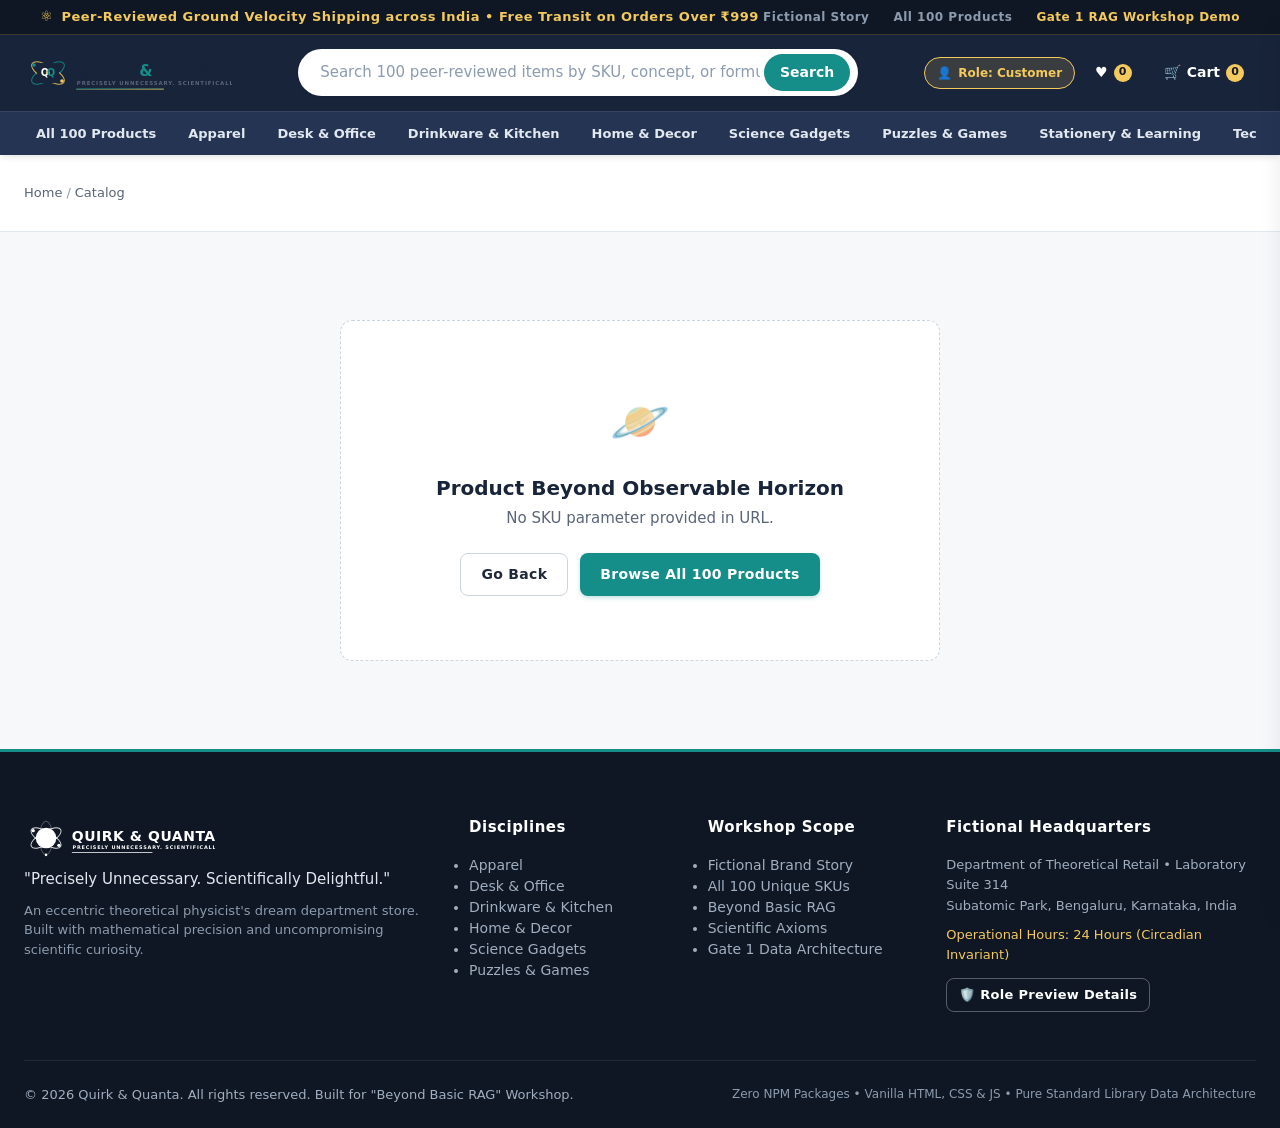
<file: quirk-and-quanta/site/product.html>
<!DOCTYPE html>
<html lang="en">
<head>
  <meta charset="UTF-8">
  <meta name="viewport" content="width=device-width, initial-scale=1.0">
  <title>Product Details | Quirk &amp; Quanta</title>
  <meta name="description" content="View specifications, peer reviews, theoretical features, and calibrated compatibility details at Quirk & Quanta.">
  <link rel="stylesheet" href="css/styles.css">
  <link rel="stylesheet" href="css/components.css">
</head>
<body>

  <!-- Top Announcement Bar -->
  <div class="announcement-bar">
    <div class="container" style="display: flex; justify-content: space-between; align-items: center; width: 100%;">
      <div class="announcement-bar-content">
        <span class="announcement-ticker">
          <span class="announcement-ticker-icon">⚛️</span>
          <span>Peer-Reviewed Ground Velocity Shipping across India &bull; Free Transit on Orders Over ₹999</span>
        </span>
      </div>
      <div class="announcement-bar-links">
        <a href="about.html">Fictional Story</a>
        <a href="products.html">All 100 Products</a>
        <span style="color: var(--color-gold);">Gate 1 RAG Workshop Demo</span>
      </div>
    </div>
  </div>

  <!-- Main Sticky Header -->
  <header class="site-header">
    <div class="container">
      <div class="header-main">
        <!-- Logo -->
        <a href="index.html" class="header-brand" aria-label="Quirk &amp; Quanta Home">
          <img src="assets/logo.svg" alt="Quirk &amp; Quanta Logo" class="header-logo-img">
        </a>

        <!-- Global Search Bar -->
        <div class="header-search">
          <form id="global-search-form" class="search-input-wrapper">
            <input type="text" 
                   id="global-search-input" 
                   class="search-input" 
                   placeholder="Search 100 peer-reviewed items by SKU, concept, or formula..." 
                   autocomplete="off"
                   aria-label="Search catalog">
            <button type="submit" class="search-btn" aria-label="Submit search">Search</button>
          </form>
          <!-- Live Preview Dropdown -->
          <div id="search-dropdown" class="search-results-dropdown"></div>
        </div>

        <!-- Header Actions -->
        <div class="header-actions">
          <button id="role-toggle-btn" class="role-badge-toggle" title="Switch Demonstration Role Preview">
            <span>👤</span> Role: Customer
          </button>
          <a href="products.html" class="header-action-btn" title="View Wishlist">
            <span>♥</span>
            <span class="badge-count" id="header-wishlist-count">0</span>
          </a>
          <button id="header-cart-btn" class="header-action-btn" title="Open Shopping Cart">
            <span>🛒</span>
            <span>Cart</span>
            <span class="badge-count" id="header-cart-count">0</span>
          </button>
        </div>
      </div>
    </div>

    <!-- Category Navigation Sub-bar -->
    <nav class="header-nav" aria-label="Category navigation">
      <div class="container">
        <ul class="header-nav-list">
          <li><a href="products.html" class="header-nav-link">All 100 Products</a></li>
          <li><a href="products.html?category=CAT-APPAREL" class="header-nav-link">Apparel</a></li>
          <li><a href="products.html?category=CAT-DESK" class="header-nav-link">Desk &amp; Office</a></li>
          <li><a href="products.html?category=CAT-KITCHEN" class="header-nav-link">Drinkware &amp; Kitchen</a></li>
          <li><a href="products.html?category=CAT-HOME" class="header-nav-link">Home &amp; Decor</a></li>
          <li><a href="products.html?category=CAT-GADGETS" class="header-nav-link">Science Gadgets</a></li>
          <li><a href="products.html?category=CAT-PUZZLES" class="header-nav-link">Puzzles &amp; Games</a></li>
          <li><a href="products.html?category=CAT-STATIONERY" class="header-nav-link">Stationery &amp; Learning</a></li>
          <li><a href="products.html?category=CAT-TECH" class="header-nav-link">Tech Accessories</a></li>
          <li><a href="products.html?category=CAT-RAILWAY" class="header-nav-link">Railway &amp; Engineering</a></li>
          <li><a href="products.html?category=CAT-GIFTS" class="header-nav-link">Gifts &amp; Collectibles</a></li>
          <li><a href="workshop.html" class="header-nav-link" style="color: var(--color-gold); font-weight: 700;">🧪 Workshop Lab</a></li>
        </ul>
      </div>
    </nav>
  </header>

  <!-- Breadcrumbs Bar -->
  <div style="background-color: #FFFFFF; border-bottom: 1px solid var(--color-border); padding: 12px 0;">
    <div class="container">
      <nav class="breadcrumbs" id="detail-breadcrumbs" aria-label="Breadcrumbs">
        <a href="index.html">Home</a>
        <span class="breadcrumbs-sep">/</span>
        <a href="products.html">Catalog</a>
      </nav>
    </div>
  </div>

  <!-- Main Product Detail Container -->
  <main class="section">
    <div class="container" id="product-detail-container">
      
      <!-- Primary Two-Column Product Hero -->
      <div class="product-detail-grid">
        
        <!-- Left: Product Media Gallery -->
        <div id="detail-gallery" class="product-detail-gallery">
          <div class="product-gallery-main">
            <span class="badge badge-teal product-card-badge">Loading...</span>
            <div style="padding: 40px; text-align: center; color: var(--color-text-muted);">
              Calibrating vector telemetry...
            </div>
          </div>
        </div>

        <!-- Right: Primary Product Information & Buying Box -->
        <div id="detail-info" class="product-detail-info">
          <div style="padding: 40px; text-align: center; color: var(--color-text-muted);">
            Retrieving product state tensors...
          </div>
        </div>

      </div>

      <!-- Tabbed Specifications, Full Description, and Policies -->
      <div class="product-tabs-wrapper">
        <div class="tabs-nav" role="tablist">
          <button class="tab-btn active" data-tab="tab-description" role="tab" aria-selected="true">
            Detailed Description
          </button>
          <button class="tab-btn" data-tab="tab-specs" role="tab" aria-selected="false">
            Technical Specifications
          </button>
          <button class="tab-btn" data-tab="tab-policies" role="tab" aria-selected="false">
            Logistics &amp; Guarantees
          </button>
        </div>

        <div class="tab-content">
          <div class="tab-pane active" id="tab-description" role="tabpanel"></div>
          <div class="tab-pane" id="tab-specs" role="tabpanel"></div>
          <div class="tab-pane" id="tab-policies" role="tabpanel"></div>
        </div>
      </div>

      <!-- Frequently Bought Together / Bundle Section -->
      <div id="bundle-section-container" style="display: none;"></div>

      <!-- Related & Compatible Products Carousel/Grid -->
      <div id="related-products-container" style="display: none;"></div>

      <!-- Fictional Customer Reviews Section -->
      <div id="reviews-section"></div>

    </div>
  </main>

  <!-- Global Footer -->
  <footer class="site-footer">
    <div class="container">
      <div class="footer-top">
        <div class="footer-grid">
          
          <div class="footer-col" style="grid-column: span 1.5;">
            <div class="footer-brand">
              <img src="assets/logo.svg" alt="Quirk &amp; Quanta" style="height: 44px; filter: brightness(0) invert(1); margin-bottom: 8px;">
              <p class="footer-tagline">"Precisely Unnecessary. Scientifically Delightful."</p>
              <p style="font-size: 0.8125rem; color: var(--color-text-light); line-height: 1.5; margin-top: 10px;">
                An eccentric theoretical physicist's dream department store. Built with mathematical precision and uncompromising scientific curiosity.
              </p>
            </div>
          </div>

          <div class="footer-col">
            <h4 class="footer-col-title">Disciplines</h4>
            <ul class="footer-links">
              <li><a href="products.html?category=CAT-APPAREL">Apparel</a></li>
              <li><a href="products.html?category=CAT-DESK">Desk &amp; Office</a></li>
              <li><a href="products.html?category=CAT-KITCHEN">Drinkware &amp; Kitchen</a></li>
              <li><a href="products.html?category=CAT-HOME">Home &amp; Decor</a></li>
              <li><a href="products.html?category=CAT-GADGETS">Science Gadgets</a></li>
              <li><a href="products.html?category=CAT-PUZZLES">Puzzles &amp; Games</a></li>
            </ul>
          </div>

          <div class="footer-col">
            <h4 class="footer-col-title">Workshop Scope</h4>
            <ul class="footer-links">
              <li><a href="about.html">Fictional Brand Story</a></li>
              <li><a href="products.html">All 100 Unique SKUs</a></li>
              <li><a href="about.html#workshop">Beyond Basic RAG</a></li>
              <li><a href="about.html#principles">Scientific Axioms</a></li>
              <li><a href="about.html#architecture">Gate 1 Data Architecture</a></li>
            </ul>
          </div>

          <div class="footer-col">
            <h4 class="footer-col-title">Fictional Headquarters</h4>
            <p style="font-size: 0.8125rem; line-height: 1.6; margin-bottom: 8px;">
              Department of Theoretical Retail &bull; Laboratory Suite 314<br>
              Subatomic Park, Bengaluru, Karnataka, India
            </p>
            <p style="font-size: 0.8125rem; color: var(--color-gold);">
              Operational Hours: 24 Hours (Circadian Invariant)
            </p>
            <div style="margin-top: 14px;">
              <button onclick="openModal('role-explainer-modal')" class="btn btn-outline btn-sm" style="color: #FFFFFF; border-color: rgba(255,255,255,0.3);">
                🛡️ Role Preview Details
              </button>
            </div>
          </div>

        </div>
      </div>

      <div class="footer-bottom">
        <div>
          &copy; 2026 Quirk &amp; Quanta. All rights reserved. Built for "Beyond Basic RAG" Workshop.
        </div>
        <div style="font-size: 0.75rem; color: var(--color-text-light);">
          Zero NPM Packages &bull; Vanilla HTML, CSS &amp; JS &bull; Pure Standard Library Data Architecture
        </div>
      </div>
    </div>
  </footer>

  <!-- Slide-Out Cart Drawer -->
  <div class="modal-overlay" id="cart-drawer-overlay"></div>
  <aside class="cart-drawer" id="cart-drawer" aria-label="Shopping Cart">
    <div class="cart-drawer-header">
      <div style="display: flex; align-items: center; gap: 8px;">
        <span style="font-size: 1.25rem;">🛒</span>
        <h3 style="font-size: 1.125rem; font-weight: 800;">Your Calibrated Basket</h3>
      </div>
      <button class="modal-close-btn" id="close-cart-btn" aria-label="Close cart">&times;</button>
    </div>
    <div class="cart-drawer-items" id="cart-items-container"></div>
    <div class="cart-drawer-footer">
      <div class="cart-subtotal-row">
        <span>Subtotal</span>
        <span id="cart-subtotal-price">₹0</span>
      </div>
      <p style="font-size: 0.75rem; color: var(--color-text-muted);">
        Taxes calculated using theoretical state tensors. Free ground shipping applies.
      </p>
      <button class="btn btn-primary btn-block btn-lg" id="checkout-action-btn">
        Proceed to Checkout
      </button>
    </div>
  </aside>

  <!-- Educational Purchasing Disabled Modal -->
  <div class="modal-overlay" id="checkout-demo-modal">
    <div class="modal-container">
      <div class="modal-header">
        <h3 class="modal-title">Purchasing Disabled (Educational Demonstration)</h3>
        <button class="modal-close-btn" aria-label="Close modal">&times;</button>
      </div>
      <div class="modal-body">
        <div style="font-size: 3rem; text-align: center; margin-bottom: 16px;">🛑</div>
        <h4 style="font-size: 1.125rem; font-weight: 800; color: var(--color-navy); text-align: center; margin-bottom: 8px;">
          This is a fictional educational storefront.
        </h4>
        <p style="font-size: 0.9375rem; color: var(--color-text-muted); text-align: center; line-height: 1.6; margin-bottom: 16px;">
          Purchasing is disabled. Quirk &amp; Quanta exists solely as the multi-domain knowledge base and application harness for the workshop <em>"Beyond Basic RAG: Building Production-Ready AI Systems."</em>
        </p>
        <div style="background-color: var(--color-bg); padding: 12px 16px; border-radius: 8px; font-size: 0.8125rem; color: var(--color-text-main);">
          <strong>What happens next in the workshop?</strong><br>
          In subsequent gates, this dataset will become the foundation for vector embeddings, semantic and BM25 hybrid search, GraphRAG multi-hop retrieval, and server-side RBAC security tests.
        </div>
      </div>
      <div class="modal-footer">
        <button class="btn btn-primary close-modal-trigger">Understood &bull; Continue Exploring</button>
      </div>
    </div>
  </div>

  <!-- Role Preview Explainer Modal -->
  <div class="modal-overlay" id="role-explainer-modal">
    <div class="modal-container">
      <div class="modal-header">
        <h3 class="modal-title">Role Preview Demonstration Architecture</h3>
        <button class="modal-close-btn" aria-label="Close modal">&times;</button>
      </div>
      <div class="modal-body">
        <div style="font-size: 2.5rem; text-align: center; margin-bottom: 12px;">🛡️</div>
        <h4 style="font-size: 1.0625rem; font-weight: 800; color: var(--color-navy); margin-bottom: 8px;">
          Client-Side Hiding is NOT Security
        </h4>
        <p style="font-size: 0.875rem; color: var(--color-text-main); line-height: 1.6; margin-bottom: 12px;">
          This toggle demonstrates the separation between <strong>Public Storefront Data</strong> and <strong>Internal Canonical Data</strong>.
        </p>
        <ul style="padding-left: 20px; font-size: 0.8125rem; color: var(--color-text-muted); line-height: 1.6; margin-bottom: 16px;">
          <li><strong>Public Storefront Data:</strong> Filtered via <code>scripts/generate-public-data.py</code>. Contains zero cost prices, margins, or procurement codes.</li>
          <li><strong>Internal Data:</strong> Strictly housed in <code>data/internal/</code> outside the deployable static site.</li>
          <li><strong>Future Workshop Gates:</strong> In Gate 9 and Gate 10, true server-side authorization and RBAC retrieval filtering will be implemented with authenticated sessions.</li>
        </ul>
        <div class="fictional-disclaimer">
          Toggling this switch in Gate 1 only modifies demo UI annotations. No sensitive canonical records are ever exposed to the client browser.
        </div>
      </div>
      <div class="modal-footer">
        <button class="btn btn-primary close-modal-trigger">Close Explanation</button>
      </div>
    </div>
  </div>

  <!-- Toast Notification Container -->
  <div id="toast-container" class="toast-container"></div>

  <!-- JavaScript Modules -->
  <script src="js/app.js"></script>
  <script src="js/cart.js"></script>
  <script src="js/search.js"></script>
  <script src="js/role-preview.js"></script>
  <script src="js/product-detail.js"></script>
</body>
</html>
</file>
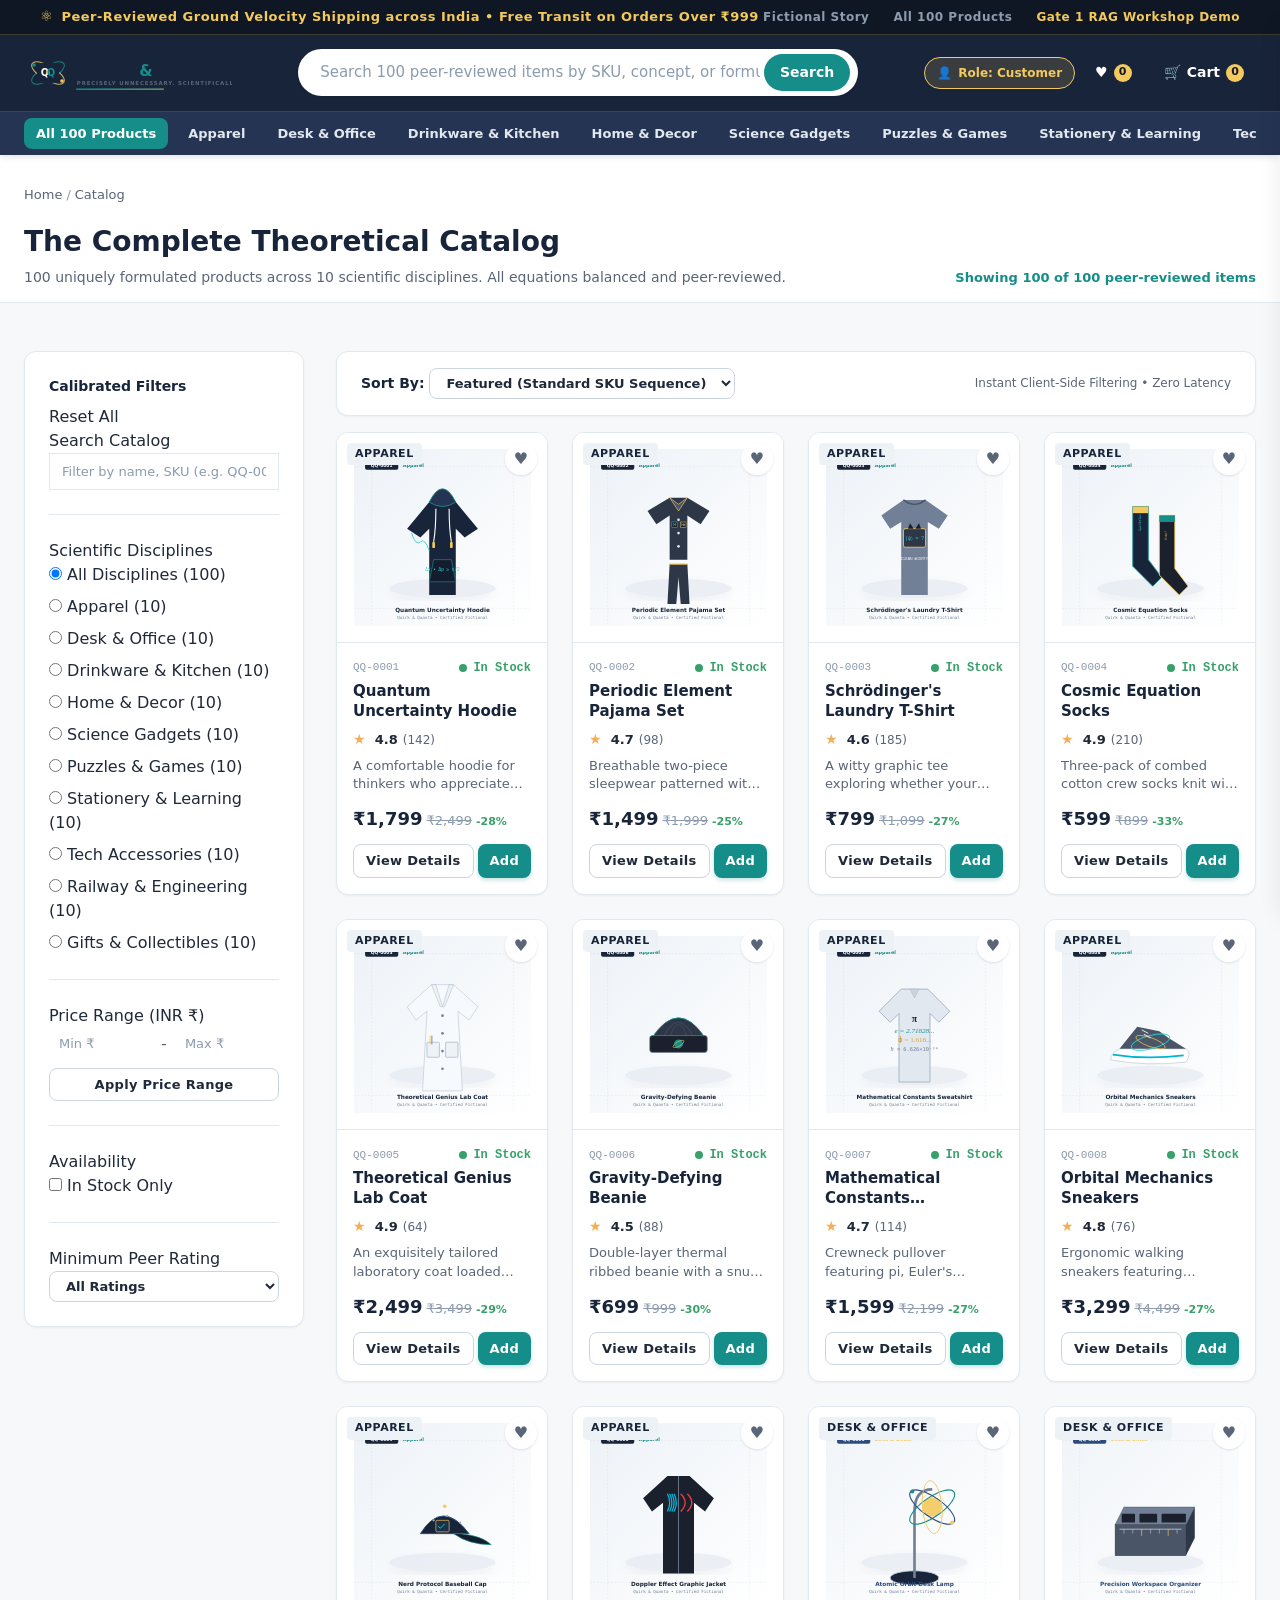
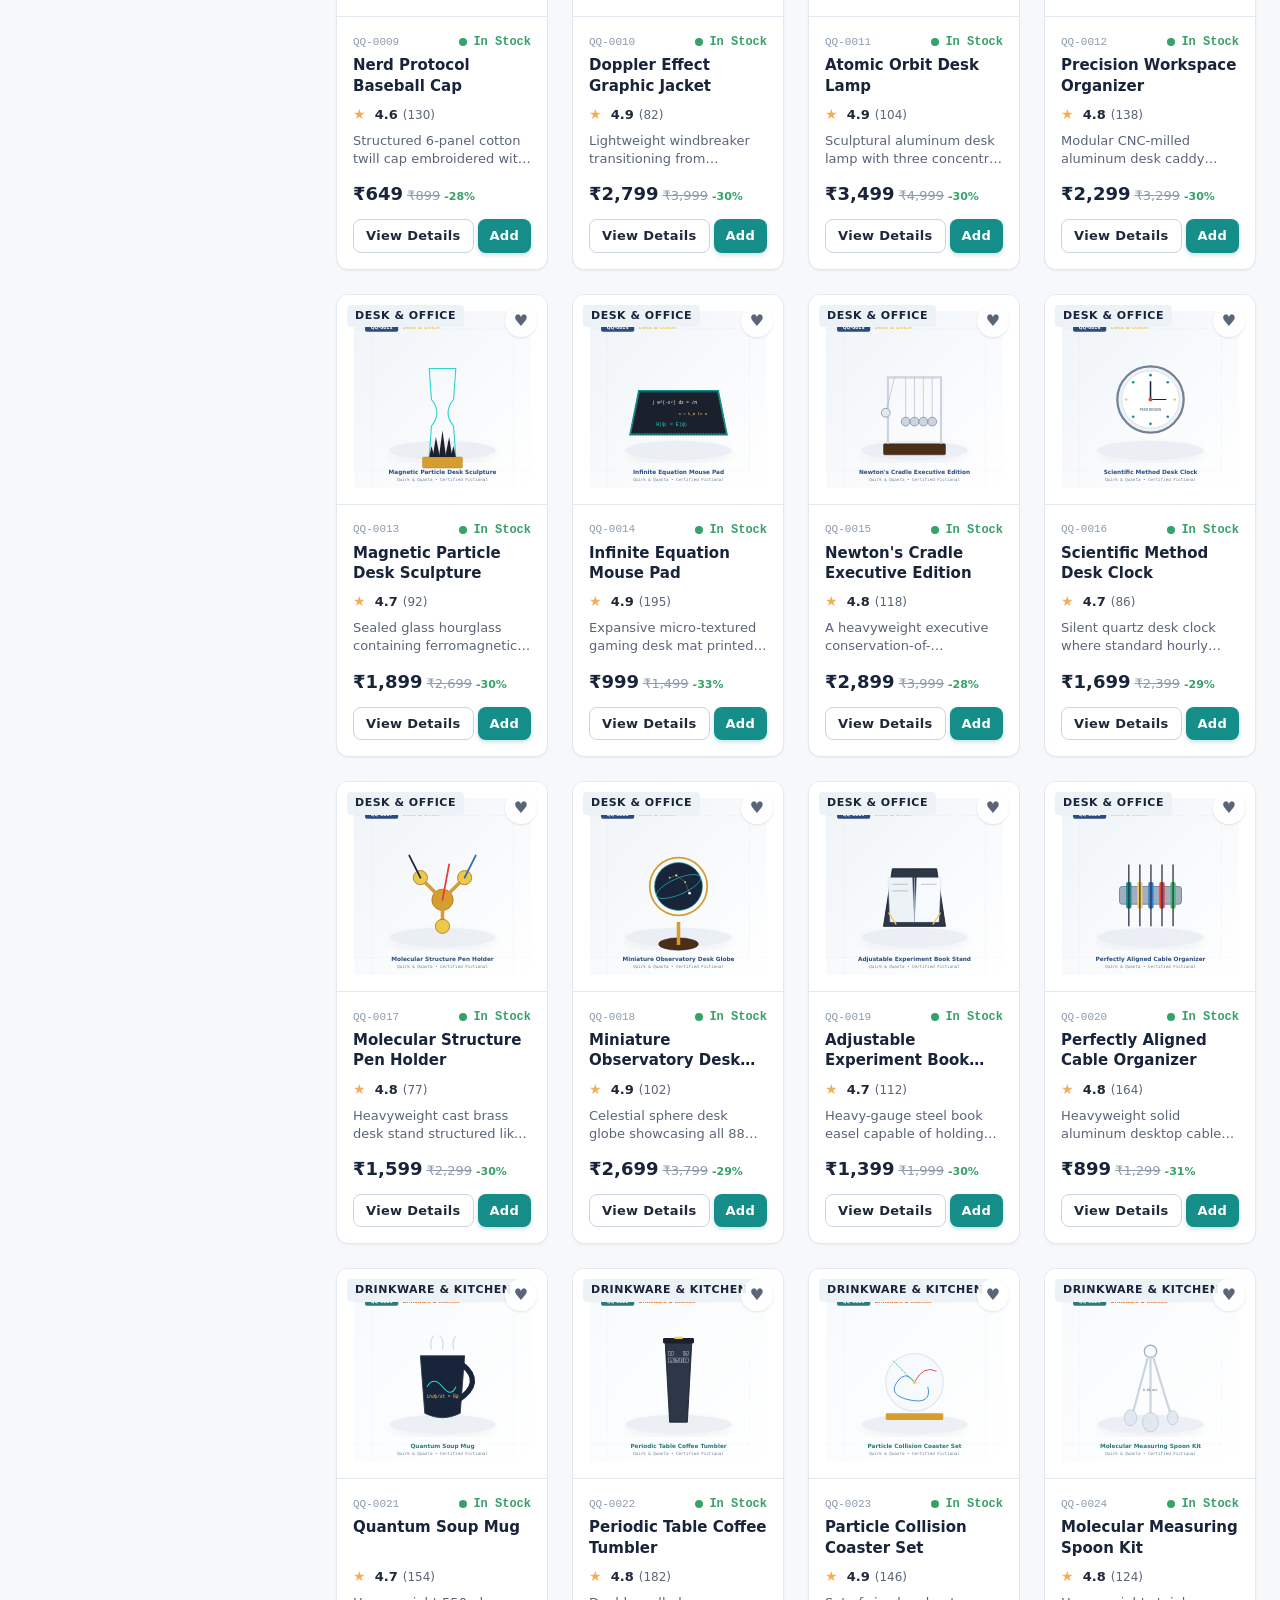
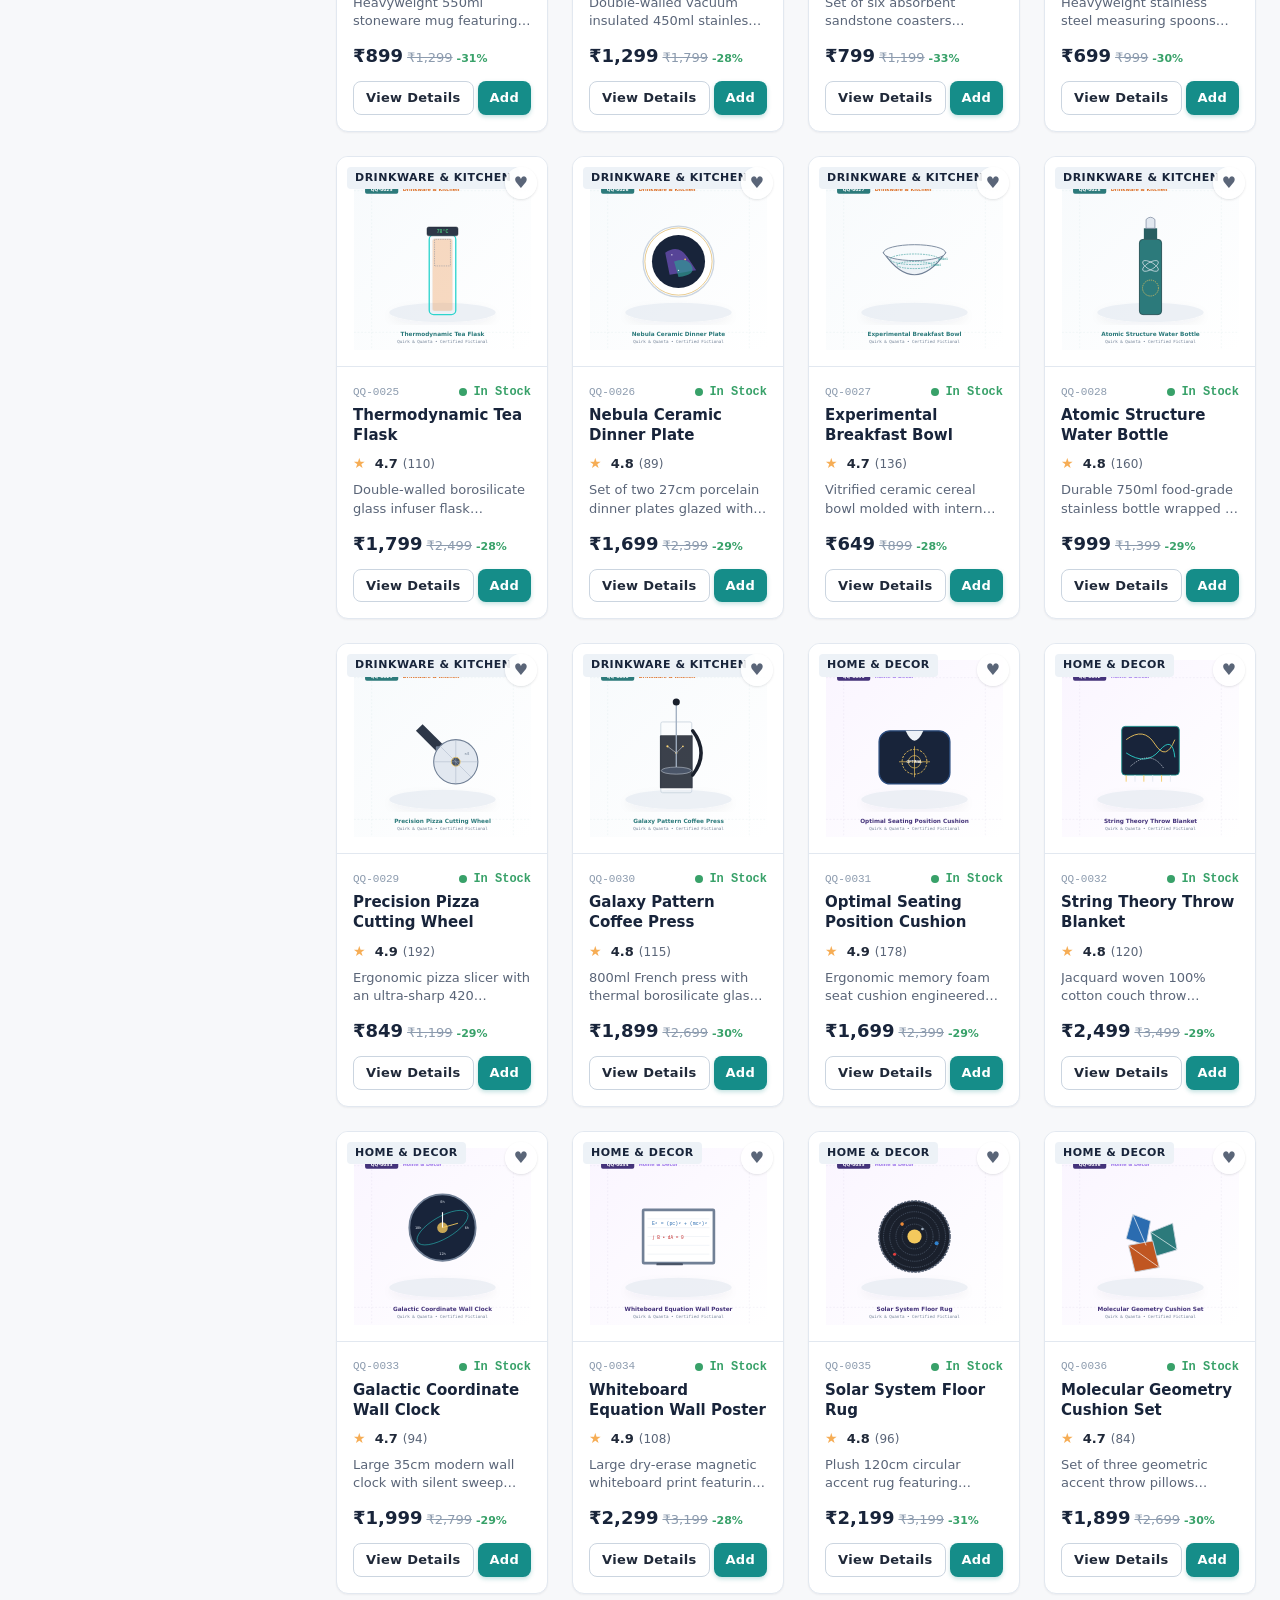
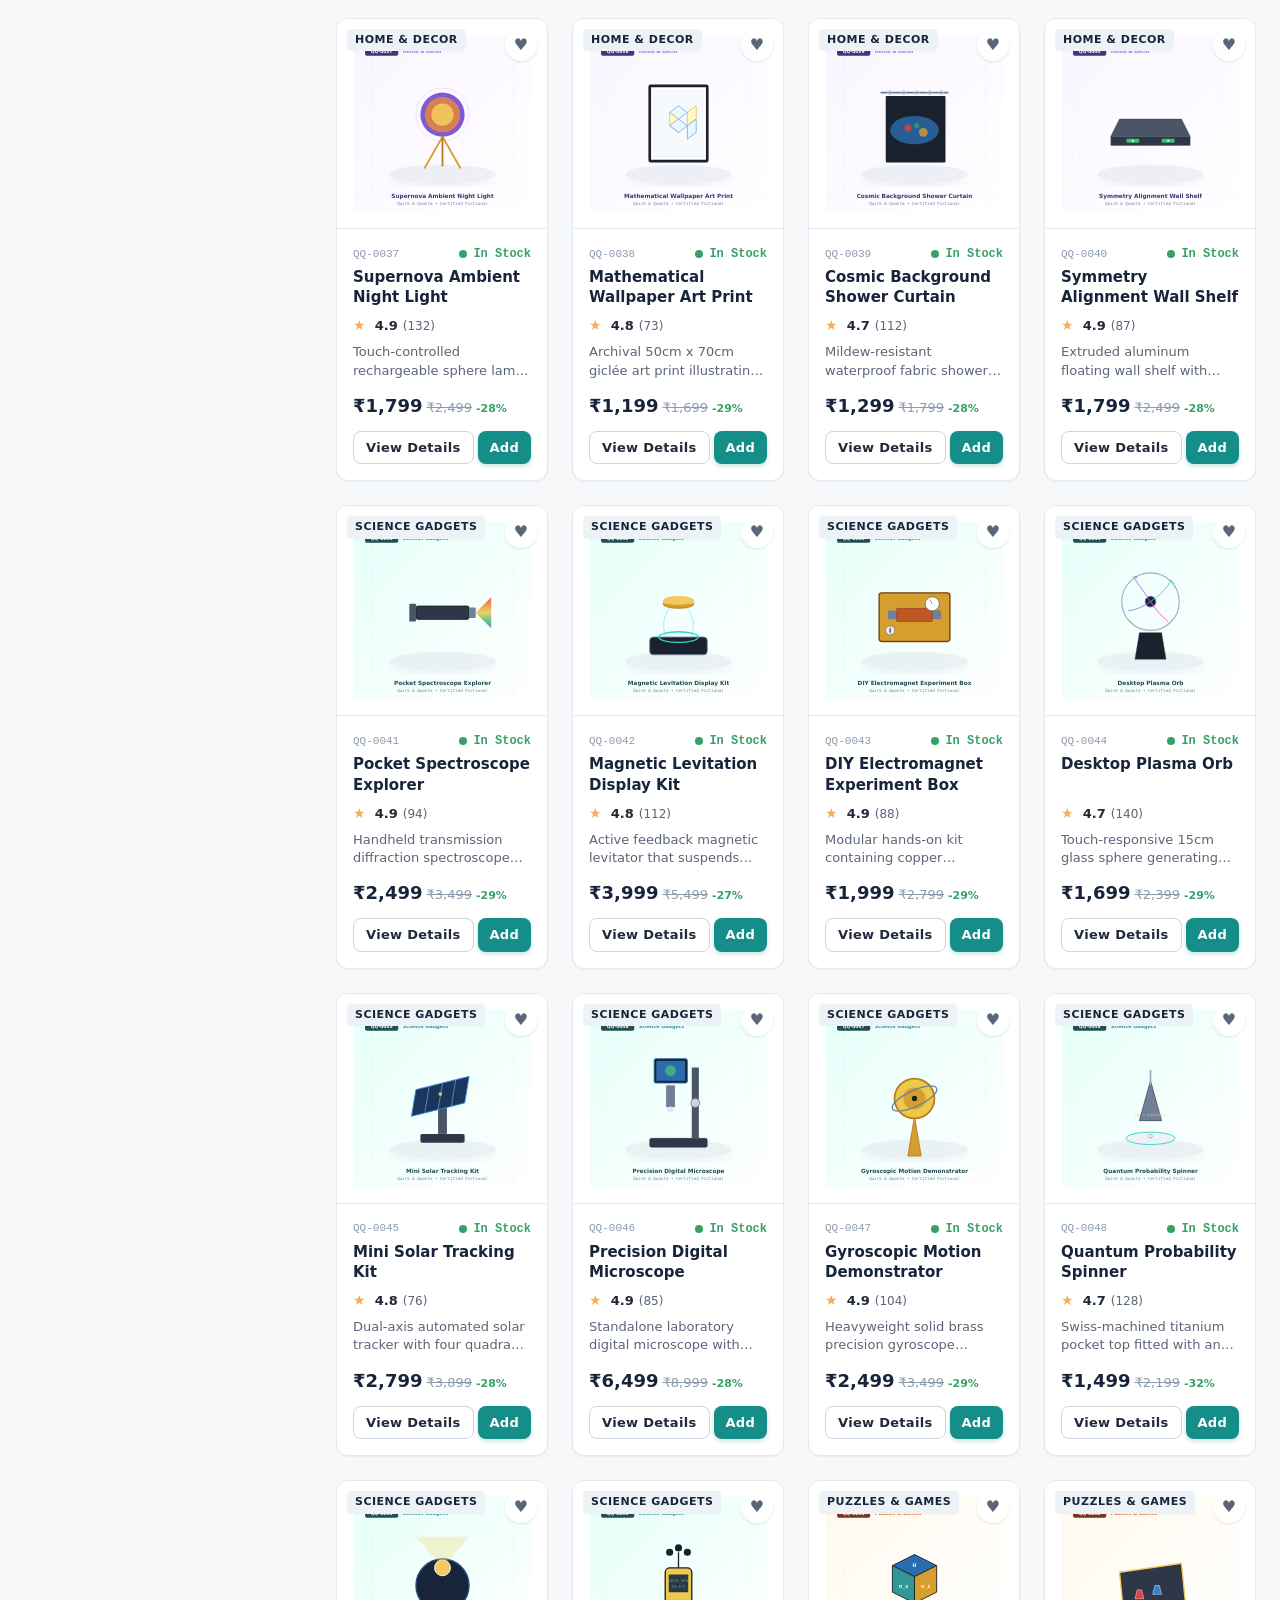
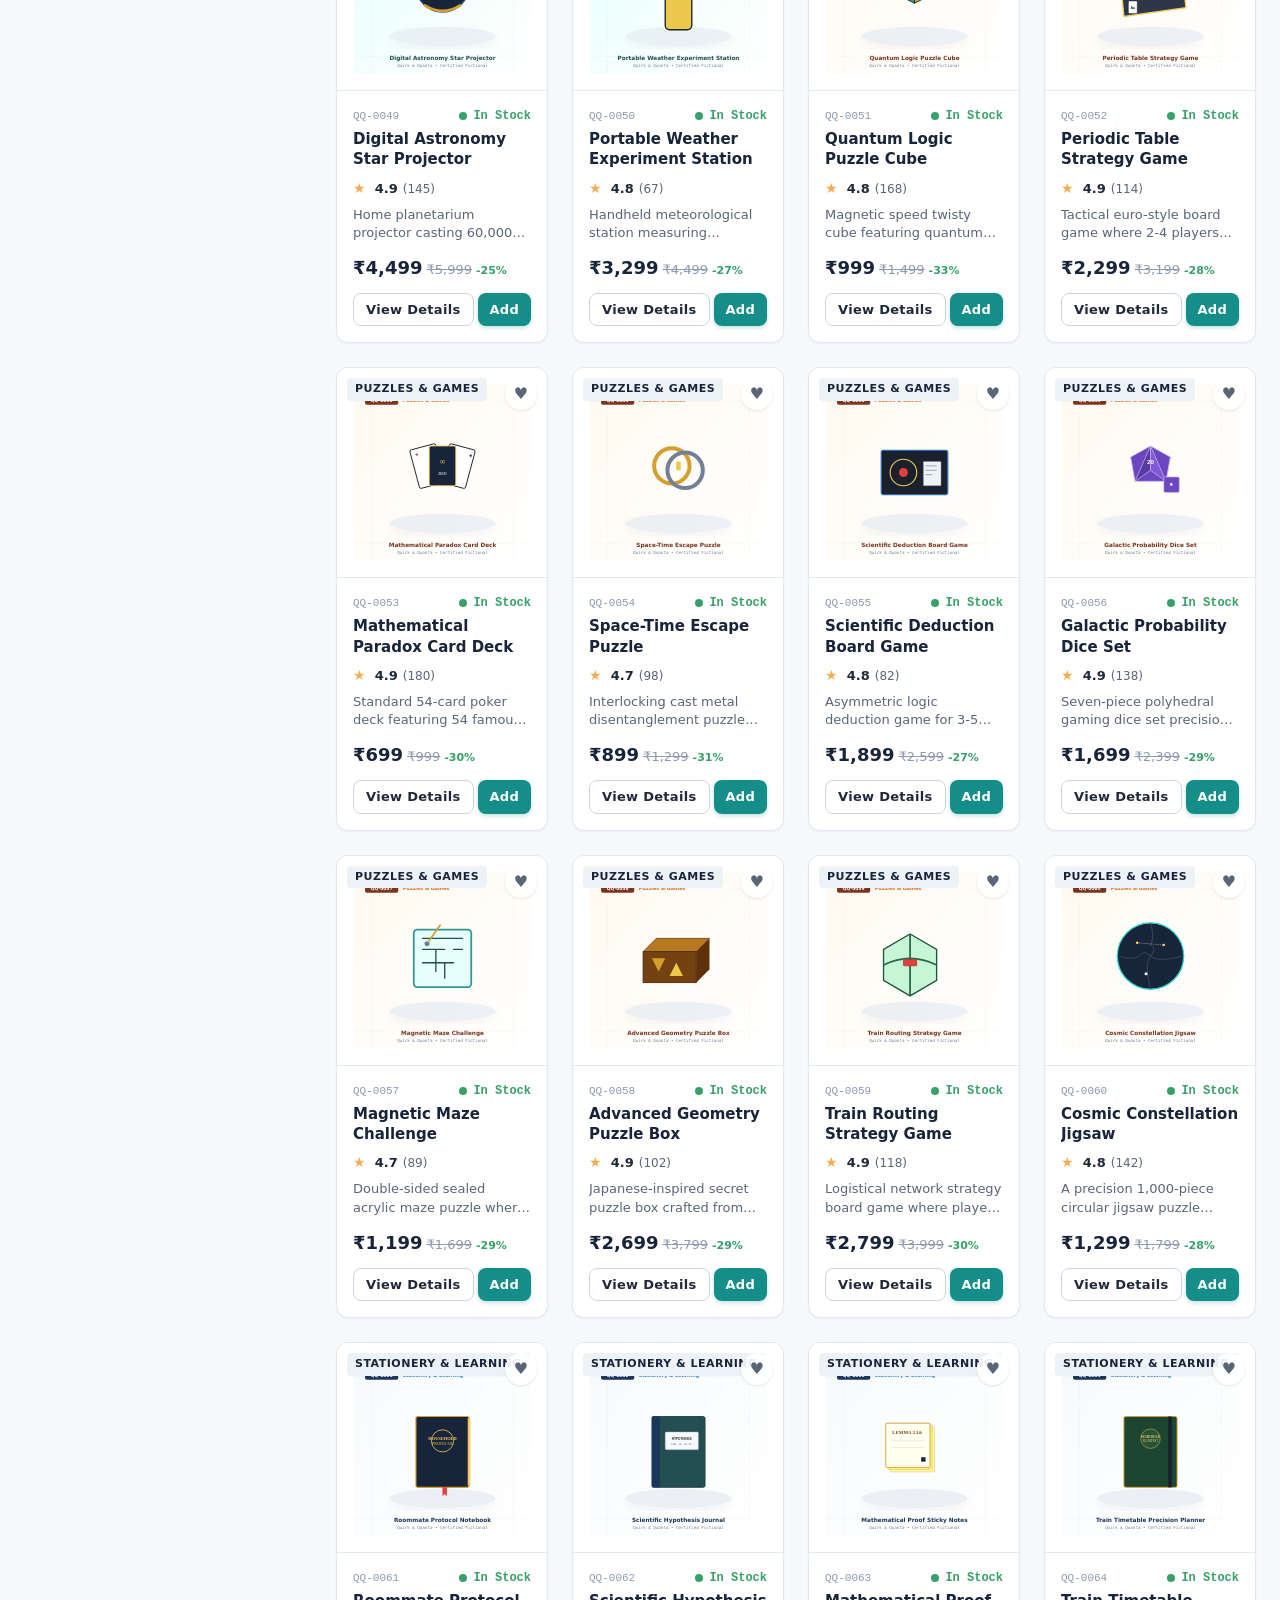
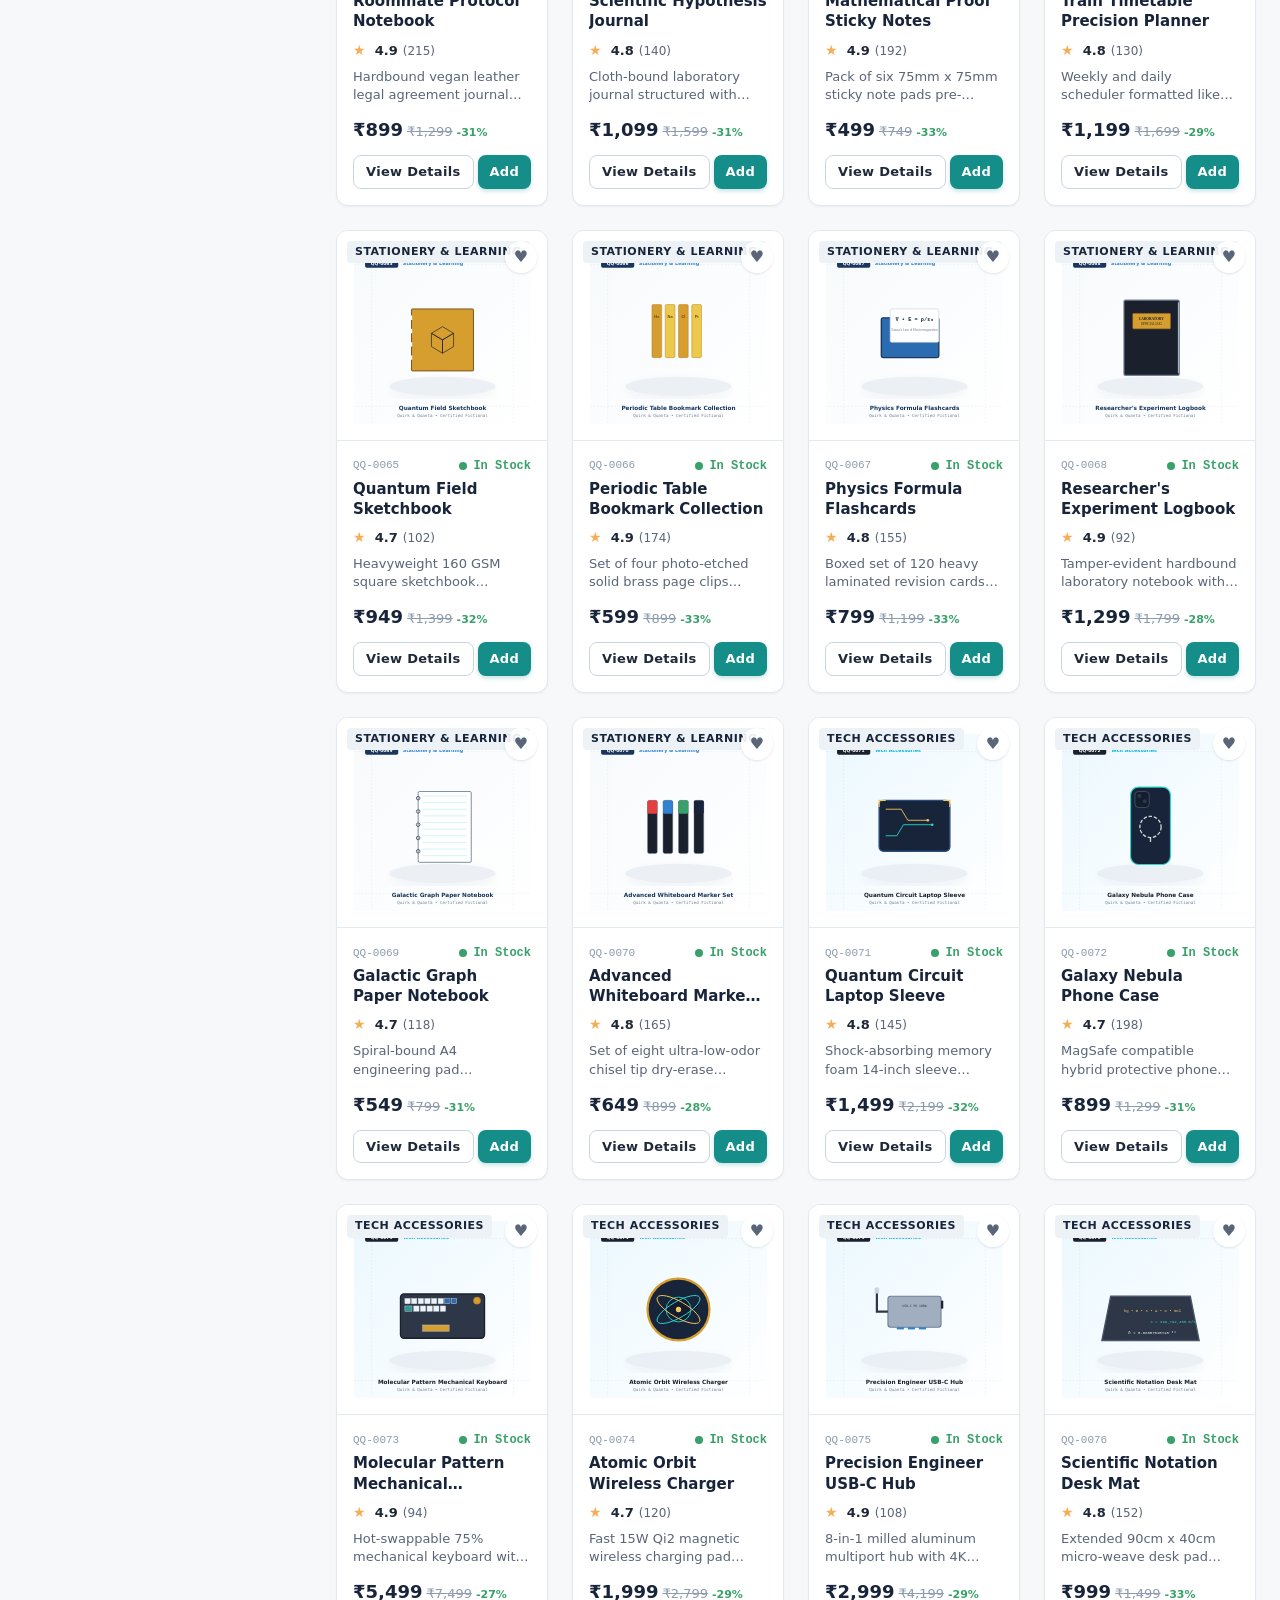
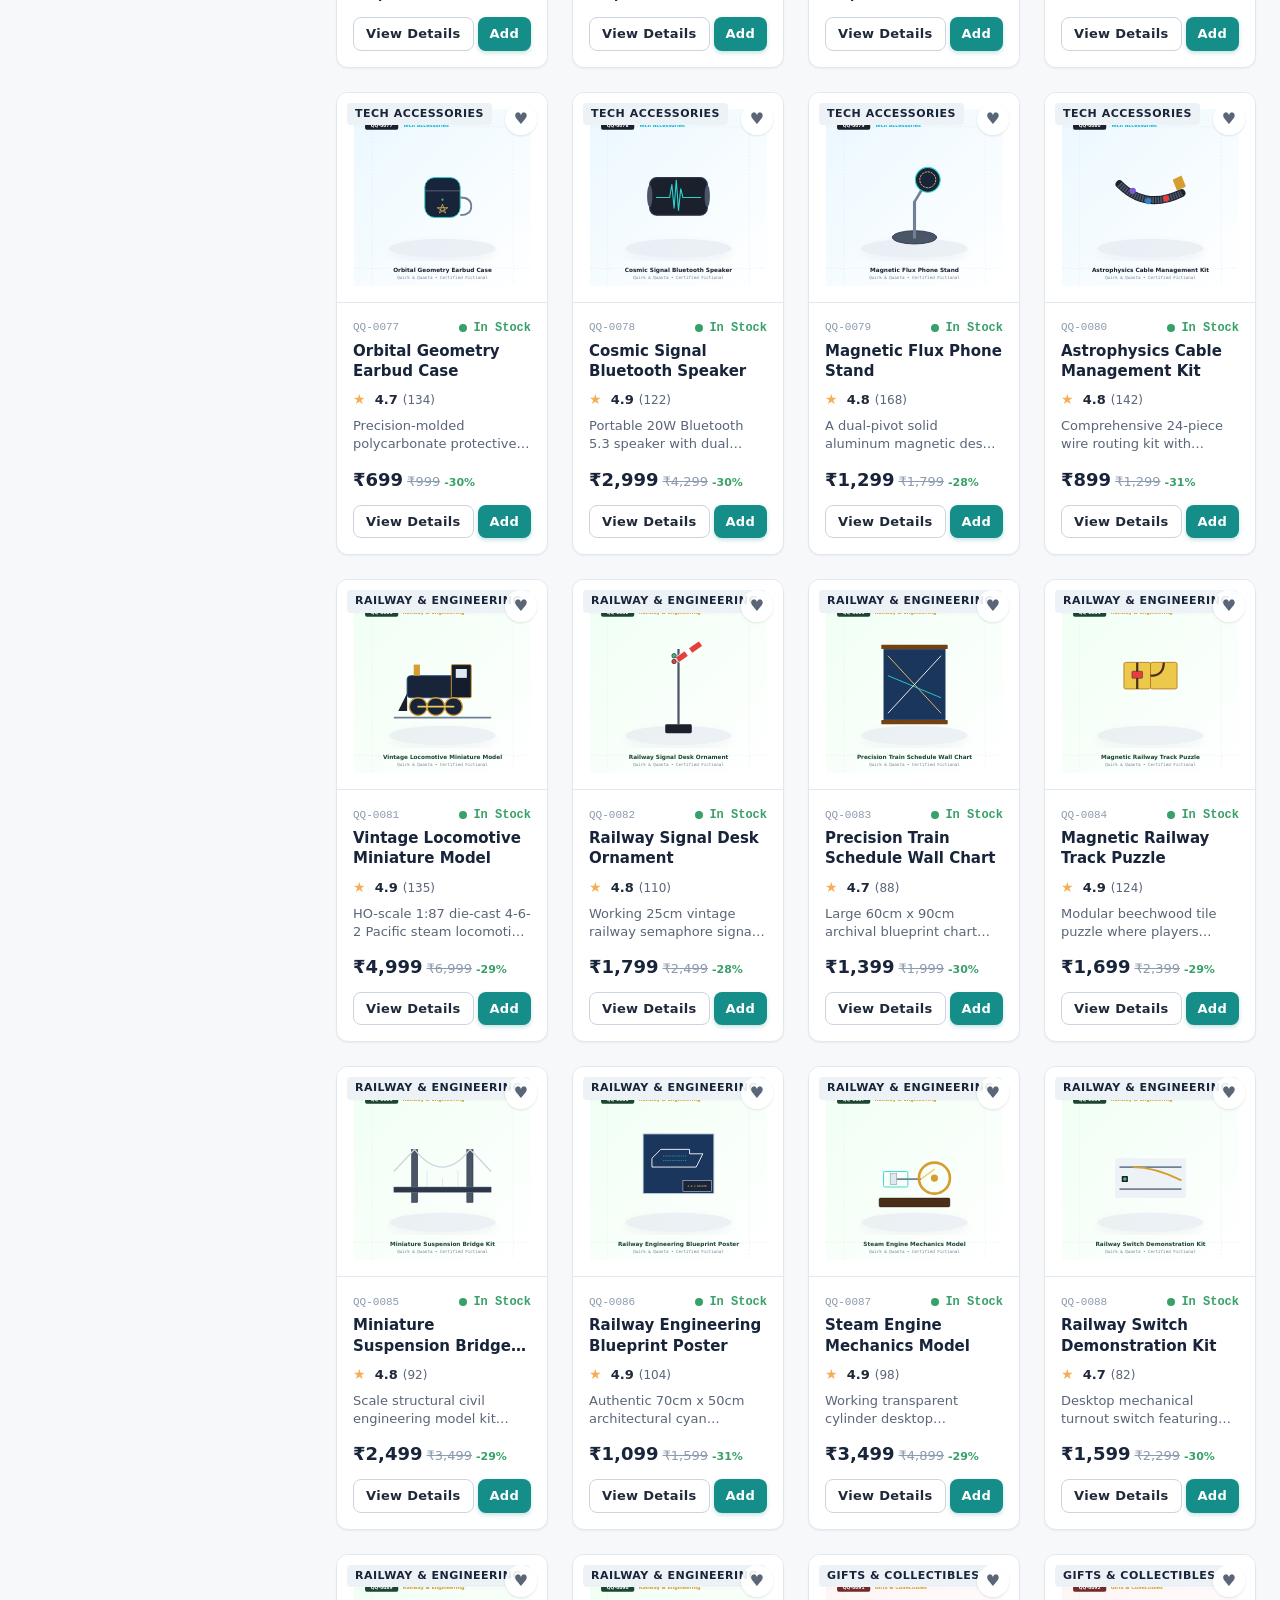
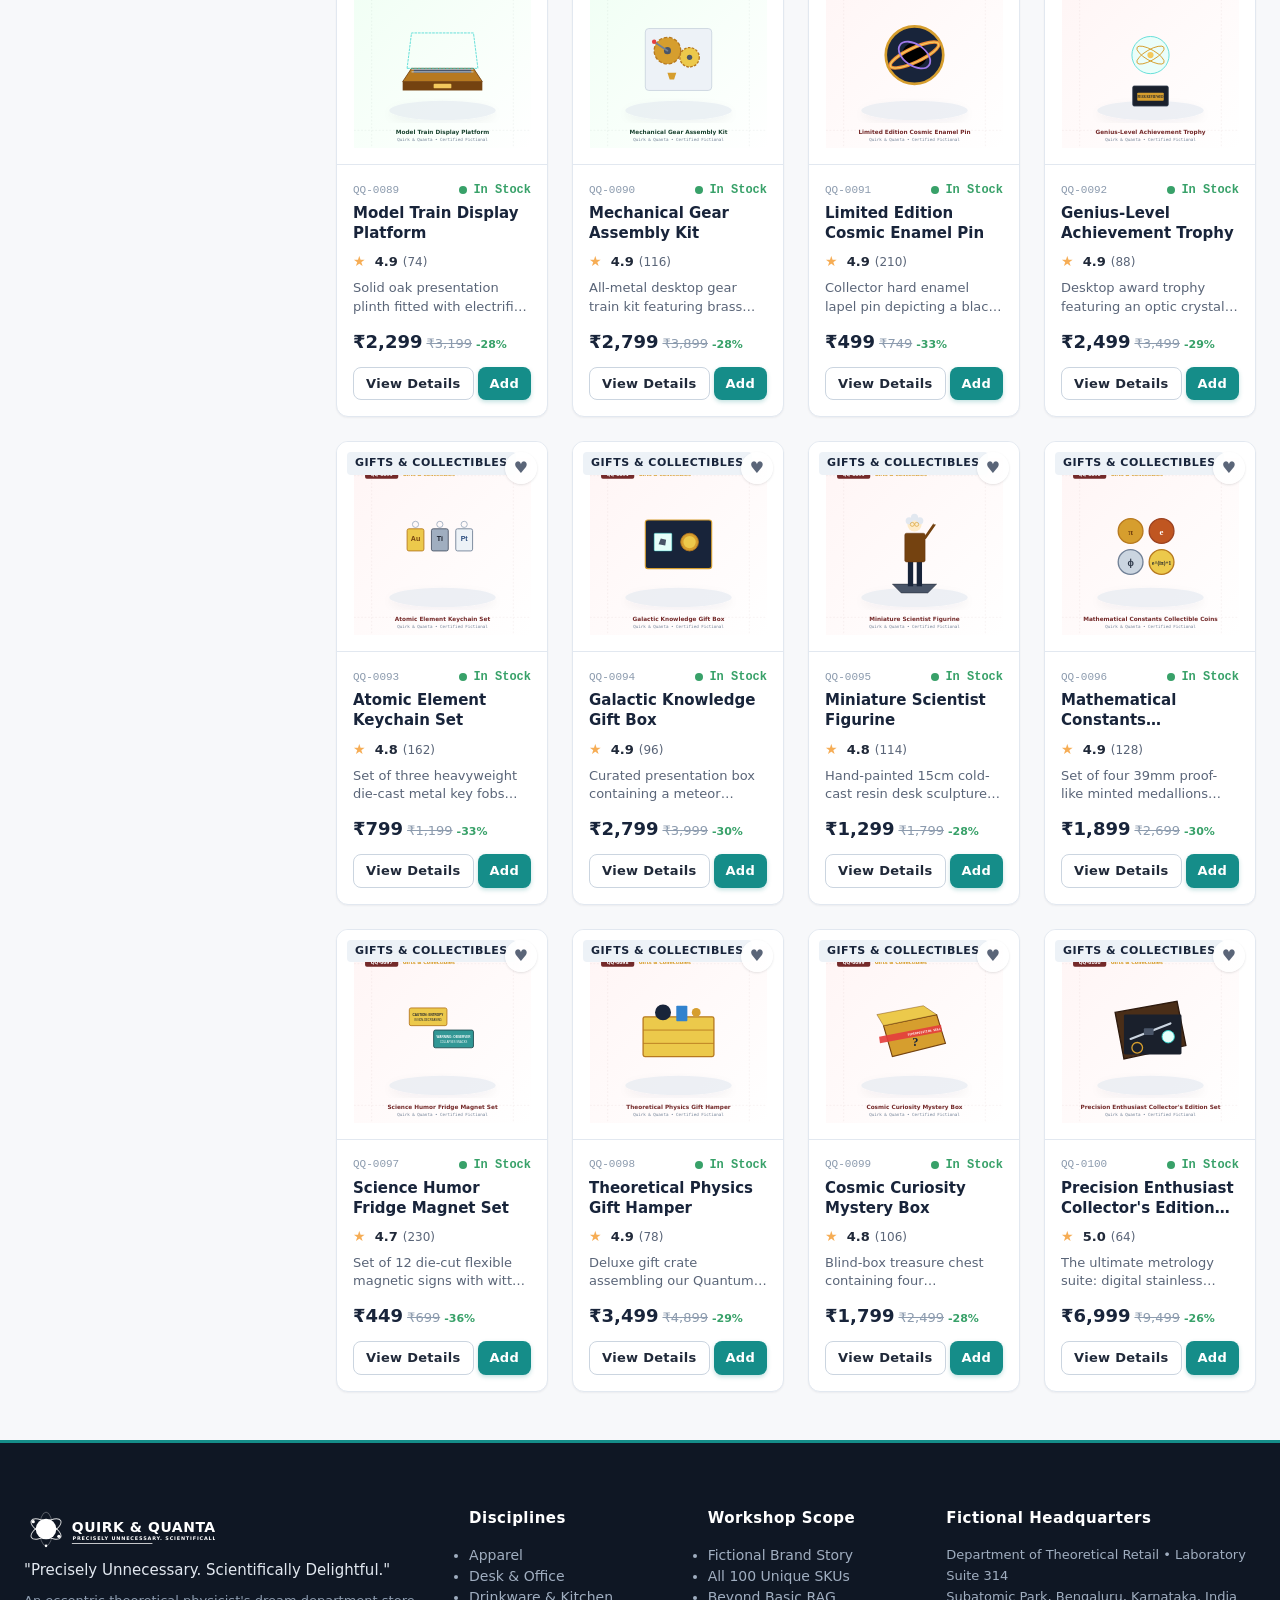
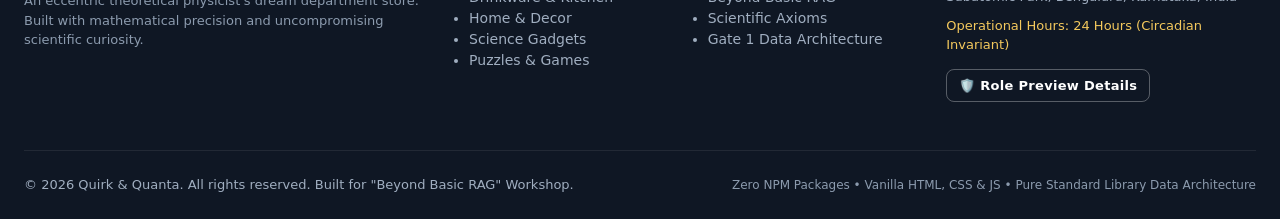
<file: quirk-and-quanta/site/products.html>
<!DOCTYPE html>
<html lang="en">
<head>
  <meta charset="UTF-8">
  <meta name="viewport" content="width=device-width, initial-scale=1.0">
  <title>All 100 Products | Quirk &amp; Quanta</title>
  <meta name="description" content="Browse all 100 peer-reviewed scientific oddities, theoretical apparel, desk apparatus, and precision gifts at Quirk & Quanta.">
  <link rel="stylesheet" href="css/styles.css">
  <link rel="stylesheet" href="css/components.css">
</head>
<body>

  <!-- Top Announcement Bar -->
  <div class="announcement-bar">
    <div class="container" style="display: flex; justify-content: space-between; align-items: center; width: 100%;">
      <div class="announcement-bar-content">
        <span class="announcement-ticker">
          <span class="announcement-ticker-icon">⚛️</span>
          <span>Peer-Reviewed Ground Velocity Shipping across India &bull; Free Transit on Orders Over ₹999</span>
        </span>
      </div>
      <div class="announcement-bar-links">
        <a href="about.html">Fictional Story</a>
        <a href="products.html">All 100 Products</a>
        <span style="color: var(--color-gold);">Gate 1 RAG Workshop Demo</span>
      </div>
    </div>
  </div>

  <!-- Main Sticky Header -->
  <header class="site-header">
    <div class="container">
      <div class="header-main">
        <!-- Logo -->
        <a href="index.html" class="header-brand" aria-label="Quirk &amp; Quanta Home">
          <img src="assets/logo.svg" alt="Quirk &amp; Quanta Logo" class="header-logo-img">
        </a>

        <!-- Global Search Bar -->
        <div class="header-search">
          <form id="global-search-form" class="search-input-wrapper">
            <input type="text" 
                   id="global-search-input" 
                   class="search-input" 
                   placeholder="Search 100 peer-reviewed items by SKU, concept, or formula..." 
                   autocomplete="off"
                   aria-label="Search catalog">
            <button type="submit" class="search-btn" aria-label="Submit search">Search</button>
          </form>
          <!-- Live Preview Dropdown -->
          <div id="search-dropdown" class="search-results-dropdown"></div>
        </div>

        <!-- Header Actions -->
        <div class="header-actions">
          <button id="role-toggle-btn" class="role-badge-toggle" title="Switch Demonstration Role Preview">
            <span>👤</span> Role: Customer
          </button>
          <a href="products.html" class="header-action-btn" title="View Wishlist">
            <span>♥</span>
            <span class="badge-count" id="header-wishlist-count">0</span>
          </a>
          <button id="header-cart-btn" class="header-action-btn" title="Open Shopping Cart">
            <span>🛒</span>
            <span>Cart</span>
            <span class="badge-count" id="header-cart-count">0</span>
          </button>
        </div>
      </div>
    </div>

    <!-- Category Navigation Sub-bar -->
    <nav class="header-nav" aria-label="Category navigation">
      <div class="container">
        <ul class="header-nav-list">
          <li><a href="products.html" class="header-nav-link active">All 100 Products</a></li>
          <li><a href="products.html?category=CAT-APPAREL" class="header-nav-link">Apparel</a></li>
          <li><a href="products.html?category=CAT-DESK" class="header-nav-link">Desk &amp; Office</a></li>
          <li><a href="products.html?category=CAT-KITCHEN" class="header-nav-link">Drinkware &amp; Kitchen</a></li>
          <li><a href="products.html?category=CAT-HOME" class="header-nav-link">Home &amp; Decor</a></li>
          <li><a href="products.html?category=CAT-GADGETS" class="header-nav-link">Science Gadgets</a></li>
          <li><a href="products.html?category=CAT-PUZZLES" class="header-nav-link">Puzzles &amp; Games</a></li>
          <li><a href="products.html?category=CAT-STATIONERY" class="header-nav-link">Stationery &amp; Learning</a></li>
          <li><a href="products.html?category=CAT-TECH" class="header-nav-link">Tech Accessories</a></li>
          <li><a href="products.html?category=CAT-RAILWAY" class="header-nav-link">Railway &amp; Engineering</a></li>
          <li><a href="products.html?category=CAT-GIFTS" class="header-nav-link">Gifts &amp; Collectibles</a></li>
          <li><a href="workshop.html" class="header-nav-link" style="color: var(--color-gold); font-weight: 700;">🧪 Workshop Lab</a></li>
        </ul>
      </div>
    </nav>
  </header>

  <!-- Breadcrumbs & Page Header -->
  <div style="background-color: #FFFFFF; border-bottom: 1px solid var(--color-border); padding: 14px 0;">
    <div class="container">
      <nav class="breadcrumbs" aria-label="Breadcrumb">
        <a href="index.html">Home</a>
        <span class="breadcrumbs-sep">/</span>
        <span>Catalog</span>
      </nav>
      <div style="display: flex; flex-wrap: wrap; justify-content: space-between; align-items: flex-end; gap: 12px; margin-top: 8px;">
        <div>
          <h1 style="font-size: 1.75rem; font-weight: 900; color: var(--color-navy); margin-bottom: 4px;">
            The Complete Theoretical Catalog
          </h1>
          <p style="font-size: 0.875rem; color: var(--color-text-muted); margin: 0;">
            100 uniquely formulated products across 10 scientific disciplines. All equations balanced and peer-reviewed.
          </p>
        </div>
        <div id="catalog-results-count" style="font-size: 0.8125rem; font-weight: 700; color: var(--color-teal);">
          Showing 100 of 100 peer-reviewed items
        </div>
      </div>
    </div>
  </div>

  <!-- Main Catalog Content Section -->
  <main class="section" style="padding-top: 24px;">
    <div class="container">
      <div class="catalog-layout">
        
        <!-- Filters Sidebar -->
        <aside class="catalog-sidebar">
          <div class="filter-card">
            <div class="filter-header">
              <h2 class="filter-title">Calibrated Filters</h2>
              <button class="clear-filters-btn" id="clear-filters-btn">Reset All</button>
            </div>

            <!-- Active Chips Container -->
            <div id="active-filter-chips-container" class="active-filter-chips"></div>

            <!-- In-Catalog Search Box -->
            <div class="filter-group">
              <label class="filter-group-title" for="catalog-search-input">Search Catalog</label>
              <input type="text" 
                     id="catalog-search-input" 
                     class="search-input" 
                     style="width: 100%; padding: 8px 12px; font-size: 0.8125rem; border: 1px solid var(--color-border);" 
                     placeholder="Filter by name, SKU (e.g. QQ-0042), keyword...">
            </div>

            <!-- Category Radio Group -->
            <div class="filter-group">
              <div class="filter-group-title">Scientific Disciplines</div>
              <div class="filter-options-list">
                <label class="filter-option-label">
                  <input type="radio" name="category-filter" value="ALL" checked>
                  <span>All Disciplines (100)</span>
                </label>
                <label class="filter-option-label">
                  <input type="radio" name="category-filter" value="CAT-APPAREL">
                  <span>Apparel (10)</span>
                </label>
                <label class="filter-option-label">
                  <input type="radio" name="category-filter" value="CAT-DESK">
                  <span>Desk &amp; Office (10)</span>
                </label>
                <label class="filter-option-label">
                  <input type="radio" name="category-filter" value="CAT-KITCHEN">
                  <span>Drinkware &amp; Kitchen (10)</span>
                </label>
                <label class="filter-option-label">
                  <input type="radio" name="category-filter" value="CAT-HOME">
                  <span>Home &amp; Decor (10)</span>
                </label>
                <label class="filter-option-label">
                  <input type="radio" name="category-filter" value="CAT-GADGETS">
                  <span>Science Gadgets (10)</span>
                </label>
                <label class="filter-option-label">
                  <input type="radio" name="category-filter" value="CAT-PUZZLES">
                  <span>Puzzles &amp; Games (10)</span>
                </label>
                <label class="filter-option-label">
                  <input type="radio" name="category-filter" value="CAT-STATIONERY">
                  <span>Stationery &amp; Learning (10)</span>
                </label>
                <label class="filter-option-label">
                  <input type="radio" name="category-filter" value="CAT-TECH">
                  <span>Tech Accessories (10)</span>
                </label>
                <label class="filter-option-label">
                  <input type="radio" name="category-filter" value="CAT-RAILWAY">
                  <span>Railway &amp; Engineering (10)</span>
                </label>
                <label class="filter-option-label">
                  <input type="radio" name="category-filter" value="CAT-GIFTS">
                  <span>Gifts &amp; Collectibles (10)</span>
                </label>
              </div>
            </div>

            <!-- Price Range Filter -->
            <div class="filter-group">
              <div class="filter-group-title">Price Range (INR ₹)</div>
              <div style="display: flex; gap: 8px; align-items: center; margin-bottom: 8px;">
                <input type="number" 
                       id="filter-min-price" 
                       placeholder="Min ₹" 
                       min="0" 
                       class="search-input" 
                       style="padding: 6px 10px; font-size: 0.8125rem; width: 50%;">
                <span style="color: var(--color-text-muted);">-</span>
                <input type="number" 
                       id="filter-max-price" 
                       placeholder="Max ₹" 
                       min="0" 
                       class="search-input" 
                       style="padding: 6px 10px; font-size: 0.8125rem; width: 50%;">
              </div>
              <button class="btn btn-outline btn-sm btn-block" id="apply-price-filter-btn">
                Apply Price Range
              </button>
            </div>

            <!-- In-Stock Filter -->
            <div class="filter-group">
              <div class="filter-group-title">Availability</div>
              <label class="filter-option-label">
                <input type="checkbox" id="filter-in-stock">
                <span>In Stock Only</span>
              </label>
            </div>

            <!-- Rating Filter -->
            <div class="filter-group">
              <label class="filter-group-title" for="filter-rating-select">Minimum Peer Rating</label>
              <select id="filter-rating-select" class="sort-select" style="width: 100%;">
                <option value="0">All Ratings</option>
                <option value="4.0">★ 4.0 &amp; Above</option>
                <option value="4.5">★ 4.5 &amp; Above</option>
                <option value="4.8">★ 4.8 &amp; Above</option>
              </select>
            </div>

          </div>
        </aside>

        <!-- Main Product Grid Area -->
        <div class="catalog-main">
          
          <!-- Controls Toolbar -->
          <div class="catalog-toolbar">
            <div class="catalog-toolbar-left">
              <span style="font-size: 0.875rem; font-weight: 600; color: var(--color-navy);">
                Sort By:
              </span>
              <select id="catalog-sort-select" class="sort-select" aria-label="Sort products by">
                <option value="featured">Featured (Standard SKU Sequence)</option>
                <option value="price-asc">Price: Low to High</option>
                <option value="price-desc">Price: High to Low</option>
                <option value="rating-desc">Highest Rated</option>
                <option value="name-asc">Alphabetical: A to Z</option>
                <option value="name-desc">Alphabetical: Z to A</option>
                <option value="sku-asc">SKU Order: QQ-0001 &rarr;</option>
              </select>
            </div>
            
            <div class="catalog-toolbar-right" style="font-size: 0.75rem; color: var(--color-text-muted);">
              Instant Client-Side Filtering &#8226; Zero Latency
            </div>
          </div>

          <!-- The Dynamic Products Grid -->
          <div class="product-grid" id="catalog-products-grid">
            <div class="empty-state" style="grid-column: 1 / -1;">
              <div class="empty-state-icon">⏳</div>
              <h3 class="empty-state-title">Calibrating Catalog Telemetry...</h3>
              <p class="empty-state-desc">Loading 100 peer-reviewed products from <code>data/products.public.json</code>.</p>
            </div>
          </div>

        </div>
      </div>
    </div>
  </main>

  <!-- Global Footer -->
  <footer class="site-footer">
    <div class="container">
      <div class="footer-top">
        <div class="footer-grid">
          
          <div class="footer-col" style="grid-column: span 1.5;">
            <div class="footer-brand">
              <img src="assets/logo.svg" alt="Quirk &amp; Quanta" style="height: 44px; filter: brightness(0) invert(1); margin-bottom: 8px;">
              <p class="footer-tagline">"Precisely Unnecessary. Scientifically Delightful."</p>
              <p style="font-size: 0.8125rem; color: var(--color-text-light); line-height: 1.5; margin-top: 10px;">
                An eccentric theoretical physicist's dream department store. Built with mathematical precision and uncompromising scientific curiosity.
              </p>
            </div>
          </div>

          <div class="footer-col">
            <h4 class="footer-col-title">Disciplines</h4>
            <ul class="footer-links">
              <li><a href="products.html?category=CAT-APPAREL">Apparel</a></li>
              <li><a href="products.html?category=CAT-DESK">Desk &amp; Office</a></li>
              <li><a href="products.html?category=CAT-KITCHEN">Drinkware &amp; Kitchen</a></li>
              <li><a href="products.html?category=CAT-HOME">Home &amp; Decor</a></li>
              <li><a href="products.html?category=CAT-GADGETS">Science Gadgets</a></li>
              <li><a href="products.html?category=CAT-PUZZLES">Puzzles &amp; Games</a></li>
            </ul>
          </div>

          <div class="footer-col">
            <h4 class="footer-col-title">Workshop Scope</h4>
            <ul class="footer-links">
              <li><a href="about.html">Fictional Brand Story</a></li>
              <li><a href="products.html">All 100 Unique SKUs</a></li>
              <li><a href="about.html#workshop">Beyond Basic RAG</a></li>
              <li><a href="about.html#principles">Scientific Axioms</a></li>
              <li><a href="about.html#architecture">Gate 1 Data Architecture</a></li>
            </ul>
          </div>

          <div class="footer-col">
            <h4 class="footer-col-title">Fictional Headquarters</h4>
            <p style="font-size: 0.8125rem; line-height: 1.6; margin-bottom: 8px;">
              Department of Theoretical Retail &bull; Laboratory Suite 314<br>
              Subatomic Park, Bengaluru, Karnataka, India
            </p>
            <p style="font-size: 0.8125rem; color: var(--color-gold);">
              Operational Hours: 24 Hours (Circadian Invariant)
            </p>
            <div style="margin-top: 14px;">
              <button onclick="openModal('role-explainer-modal')" class="btn btn-outline btn-sm" style="color: #FFFFFF; border-color: rgba(255,255,255,0.3);">
                🛡️ Role Preview Details
              </button>
            </div>
          </div>

        </div>
      </div>

      <div class="footer-bottom">
        <div>
          &copy; 2026 Quirk &amp; Quanta. All rights reserved. Built for "Beyond Basic RAG" Workshop.
        </div>
        <div style="font-size: 0.75rem; color: var(--color-text-light);">
          Zero NPM Packages &bull; Vanilla HTML, CSS &amp; JS &bull; Pure Standard Library Data Architecture
        </div>
      </div>
    </div>
  </footer>

  <!-- Slide-Out Cart Drawer -->
  <div class="modal-overlay" id="cart-drawer-overlay"></div>
  <aside class="cart-drawer" id="cart-drawer" aria-label="Shopping Cart">
    <div class="cart-drawer-header">
      <div style="display: flex; align-items: center; gap: 8px;">
        <span style="font-size: 1.25rem;">🛒</span>
        <h3 style="font-size: 1.125rem; font-weight: 800;">Your Calibrated Basket</h3>
      </div>
      <button class="modal-close-btn" id="close-cart-btn" aria-label="Close cart">&times;</button>
    </div>
    <div class="cart-drawer-items" id="cart-items-container"></div>
    <div class="cart-drawer-footer">
      <div class="cart-subtotal-row">
        <span>Subtotal</span>
        <span id="cart-subtotal-price">₹0</span>
      </div>
      <p style="font-size: 0.75rem; color: var(--color-text-muted);">
        Taxes calculated using theoretical state tensors. Free ground shipping applies.
      </p>
      <button class="btn btn-primary btn-block btn-lg" id="checkout-action-btn">
        Proceed to Checkout
      </button>
    </div>
  </aside>

  <!-- Educational Purchasing Disabled Modal -->
  <div class="modal-overlay" id="checkout-demo-modal">
    <div class="modal-container">
      <div class="modal-header">
        <h3 class="modal-title">Purchasing Disabled (Educational Demonstration)</h3>
        <button class="modal-close-btn" aria-label="Close modal">&times;</button>
      </div>
      <div class="modal-body">
        <div style="font-size: 3rem; text-align: center; margin-bottom: 16px;">🛑</div>
        <h4 style="font-size: 1.125rem; font-weight: 800; color: var(--color-navy); text-align: center; margin-bottom: 8px;">
          This is a fictional educational storefront.
        </h4>
        <p style="font-size: 0.9375rem; color: var(--color-text-muted); text-align: center; line-height: 1.6; margin-bottom: 16px;">
          Purchasing is disabled. Quirk &amp; Quanta exists solely as the multi-domain knowledge base and application harness for the workshop <em>"Beyond Basic RAG: Building Production-Ready AI Systems."</em>
        </p>
        <div style="background-color: var(--color-bg); padding: 12px 16px; border-radius: 8px; font-size: 0.8125rem; color: var(--color-text-main);">
          <strong>What happens next in the workshop?</strong><br>
          In subsequent gates, this dataset will become the foundation for vector embeddings, semantic and BM25 hybrid search, GraphRAG multi-hop retrieval, and server-side RBAC security tests.
        </div>
      </div>
      <div class="modal-footer">
        <button class="btn btn-primary close-modal-trigger">Understood &bull; Continue Exploring</button>
      </div>
    </div>
  </div>

  <!-- Role Preview Explainer Modal -->
  <div class="modal-overlay" id="role-explainer-modal">
    <div class="modal-container">
      <div class="modal-header">
        <h3 class="modal-title">Role Preview Demonstration Architecture</h3>
        <button class="modal-close-btn" aria-label="Close modal">&times;</button>
      </div>
      <div class="modal-body">
        <div style="font-size: 2.5rem; text-align: center; margin-bottom: 12px;">🛡️</div>
        <h4 style="font-size: 1.0625rem; font-weight: 800; color: var(--color-navy); margin-bottom: 8px;">
          Client-Side Hiding is NOT Security
        </h4>
        <p style="font-size: 0.875rem; color: var(--color-text-main); line-height: 1.6; margin-bottom: 12px;">
          This toggle demonstrates the separation between <strong>Public Storefront Data</strong> and <strong>Internal Canonical Data</strong>.
        </p>
        <ul style="padding-left: 20px; font-size: 0.8125rem; color: var(--color-text-muted); line-height: 1.6; margin-bottom: 16px;">
          <li><strong>Public Storefront Data:</strong> Filtered via <code>scripts/generate-public-data.py</code>. Contains zero cost prices, margins, or procurement codes.</li>
          <li><strong>Internal Data:</strong> Strictly housed in <code>data/internal/</code> outside the deployable static site.</li>
          <li><strong>Future Workshop Gates:</strong> In Gate 9 and Gate 10, true server-side authorization and RBAC retrieval filtering will be implemented with authenticated sessions.</li>
        </ul>
        <div class="fictional-disclaimer">
          Toggling this switch in Gate 1 only modifies demo UI annotations. No sensitive canonical records are ever exposed to the client browser.
        </div>
      </div>
      <div class="modal-footer">
        <button class="btn btn-primary close-modal-trigger">Close Explanation</button>
      </div>
    </div>
  </div>

  <!-- Toast Notification Container -->
  <div id="toast-container" class="toast-container"></div>

  <!-- JavaScript Modules -->
  <script src="js/app.js"></script>
  <script src="js/cart.js"></script>
  <script src="js/search.js"></script>
  <script src="js/role-preview.js"></script>
  <script src="js/catalog.js"></script>
</body>
</html>
</file>
<file: quirk-and-quanta/site/css/styles.css>
/* ==========================================================================
   QUIRK & QUANTA: Base Stylesheet
   "Precisely Unnecessary. Scientifically Delightful."
   ========================================================================== */

:root {
  /* Brand Color Palette */
  --color-navy: #18243A;
  --color-navy-dark: #0F1724;
  --color-navy-light: #243452;
  --color-teal: #158D89;
  --color-teal-dark: #0E6562;
  --color-teal-light: #2CD4CD;
  --color-teal-subtle: #E6FFFA;
  --color-gold: #F4C95D;
  --color-gold-dark: #D69E2E;
  --color-gold-light: #FEFCBF;
  
  /* Neutral Grayscale */
  --color-bg: #F7F8FA;
  --color-surface: #FFFFFF;
  --color-text-main: #202939;
  --color-text-muted: #5A6578;
  --color-text-light: #8C9BAE;
  --color-border: #E2E8F0;
  --color-border-dark: #CBD5E0;
  --color-success: #38A169;
  --color-danger: #E53E3E;
  --color-warning: #DD6B20;

  /* Typography */
  --font-sans: system-ui, -apple-system, BlinkMacSystemFont, "Segoe UI", Roboto, "Helvetica Neue", Arial, sans-serif;
  --font-mono: "SFMono-Regular", Consolas, "Liberation Mono", Menlo, Courier, monospace;
  --font-serif: Georgia, Cambria, "Times New Roman", Times, serif;

  /* Spacing Scale */
  --space-xs: 0.25rem;
  --space-sm: 0.5rem;
  --space-md: 1rem;
  --space-lg: 1.5rem;
  --space-xl: 2rem;
  --space-2xl: 3rem;
  --space-3xl: 4rem;

  /* Elevation Shadows */
  --shadow-xs: 0 1px 2px rgba(15, 23, 36, 0.05);
  --shadow-sm: 0 1px 3px rgba(15, 23, 36, 0.08), 0 1px 2px rgba(15, 23, 36, 0.04);
  --shadow-md: 0 4px 6px -1px rgba(15, 23, 36, 0.08), 0 2px 4px -1px rgba(15, 23, 36, 0.04);
  --shadow-lg: 0 10px 15px -3px rgba(15, 23, 36, 0.1), 0 4px 6px -2px rgba(15, 23, 36, 0.05);
  --shadow-xl: 0 20px 25px -5px rgba(15, 23, 36, 0.12), 0 10px 10px -5px rgba(15, 23, 36, 0.04);
  --shadow-modal: 0 25px 50px -12px rgba(15, 23, 36, 0.25);

  /* Radii */
  --radius-sm: 4px;
  --radius-md: 8px;
  --radius-lg: 12px;
  --radius-xl: 16px;
  --radius-full: 9999px;

  /* Transitions */
  --transition-fast: 150ms cubic-bezier(0.4, 0, 0.2, 1);
  --transition-normal: 250ms cubic-bezier(0.4, 0, 0.2, 1);
  --transition-slow: 350ms cubic-bezier(0.4, 0, 0.2, 1);

  /* Layout */
  --max-width: 1280px;
  --header-height: 76px;
}

/* ==========================================================================
   CSS Reset & Base Rules
   ========================================================================== */
*, *::before, *::after {
  box-sizing: border-box;
  margin: 0;
  padding: 0;
}

html {
  font-size: 16px;
  scroll-behavior: smooth;
  -webkit-text-size-adjust: 100%;
}

body {
  font-family: var(--font-sans);
  background-color: var(--color-bg);
  color: var(--color-text-main);
  line-height: 1.5;
  min-height: 100vh;
  display: flex;
  flex-direction: column;
  -webkit-font-smoothing: antialiased;
  -moz-osx-font-smoothing: grayscale;
}

img, svg {
  display: block;
  max-width: 100%;
  height: auto;
}

a {
  color: inherit;
  text-decoration: none;
  transition: color var(--transition-fast);
}

button, input, select, textarea {
  font: inherit;
  color: inherit;
  border: none;
  outline: none;
  background: none;
}

button {
  cursor: pointer;
  user-select: none;
}

/* Accessible focus visible states */
:focus-visible {
  outline: 2px solid var(--color-teal);
  outline-offset: 2px;
}

/* ==========================================================================
   Utility Container
   ========================================================================== */
.container {
  width: 100%;
  max-width: var(--max-width);
  margin-left: auto;
  margin-right: auto;
  padding-left: var(--space-md);
  padding-right: var(--space-md);
}

@media (min-width: 768px) {
  .container {
    padding-left: var(--space-lg);
    padding-right: var(--space-lg);
  }
}

/* ==========================================================================
   Announcement Bar & Ticker
   ========================================================================== */
.announcement-bar {
  background-color: var(--color-navy-dark);
  color: var(--color-gold);
  font-size: 0.8125rem;
  font-weight: 600;
  letter-spacing: 0.5px;
  padding: 6px var(--space-md);
  display: flex;
  justify-content: space-between;
  align-items: center;
  border-bottom: 1px solid rgba(244, 201, 93, 0.2);
}

.announcement-bar-content {
  display: flex;
  align-items: center;
  gap: var(--space-md);
  overflow: hidden;
  white-space: nowrap;
}

.announcement-ticker {
  display: inline-flex;
  align-items: center;
  gap: var(--space-sm);
}

.announcement-ticker-icon {
  font-size: 0.9rem;
}

.announcement-bar-links {
  display: none;
  gap: var(--space-lg);
  color: var(--color-text-light);
  font-size: 0.75rem;
}

@media (min-width: 800px) {
  .announcement-bar-links {
    display: flex;
  }
}

.announcement-bar-links a:hover {
  color: #FFFFFF;
}

/* ==========================================================================
   Site Header
   ========================================================================== */
.site-header {
  background-color: var(--color-navy);
  color: #FFFFFF;
  position: sticky;
  top: 0;
  z-index: 100;
  box-shadow: var(--shadow-md);
}

.header-main {
  display: flex;
  align-items: center;
  justify-content: space-between;
  gap: var(--space-md);
  height: var(--header-height);
}

.header-brand {
  display: flex;
  align-items: center;
  gap: var(--space-sm);
  flex-shrink: 0;
}

.header-logo-img {
  height: 48px;
  width: auto;
}

/* Header Search */
.header-search {
  flex: 1;
  max-width: 560px;
  position: relative;
}

.search-input-wrapper {
  display: flex;
  align-items: center;
  background-color: #FFFFFF;
  border-radius: var(--radius-full);
  padding: 2px 6px 2px 16px;
  box-shadow: var(--shadow-sm);
  transition: box-shadow var(--transition-fast), border-color var(--transition-fast);
  border: 2px solid transparent;
}

.search-input-wrapper:focus-within {
  border-color: var(--color-teal);
  box-shadow: 0 0 0 3px rgba(21, 141, 137, 0.25);
}

.search-input {
  flex: 1;
  padding: 8px 4px;
  font-size: 0.9375rem;
  color: var(--color-text-main);
}

.search-input::placeholder {
  color: var(--color-text-light);
}

.search-btn {
  background-color: var(--color-teal);
  color: #FFFFFF;
  border-radius: var(--radius-full);
  padding: 8px 16px;
  display: inline-flex;
  align-items: center;
  justify-content: center;
  font-weight: 600;
  font-size: 0.875rem;
  transition: background-color var(--transition-fast), transform var(--transition-fast);
}

.search-btn:hover {
  background-color: var(--color-teal-dark);
}

.search-btn:active {
  transform: scale(0.97);
}

/* Header Actions (Wishlist, Cart, Role Preview) */
.header-actions {
  display: flex;
  align-items: center;
  gap: var(--space-sm);
  flex-shrink: 0;
}

.header-action-btn {
  display: flex;
  align-items: center;
  gap: 6px;
  padding: 8px 12px;
  border-radius: var(--radius-md);
  color: #FFFFFF;
  font-size: 0.875rem;
  font-weight: 600;
  position: relative;
  transition: background-color var(--transition-fast);
}

.header-action-btn:hover {
  background-color: var(--color-navy-light);
}

.badge-count {
  background-color: var(--color-gold);
  color: var(--color-navy-dark);
  font-size: 0.6875rem;
  font-weight: 800;
  min-width: 18px;
  height: 18px;
  border-radius: var(--radius-full);
  display: inline-flex;
  align-items: center;
  justify-content: center;
  padding: 0 4px;
}

/* Role Toggle Badge in Header */
.role-badge-toggle {
  display: inline-flex;
  align-items: center;
  gap: 6px;
  padding: 6px 12px;
  border-radius: var(--radius-full);
  background-color: rgba(244, 201, 93, 0.15);
  border: 1px solid var(--color-gold);
  color: var(--color-gold);
  font-size: 0.75rem;
  font-weight: 700;
  cursor: pointer;
  transition: all var(--transition-fast);
}

.role-badge-toggle:hover {
  background-color: rgba(244, 201, 93, 0.25);
}

.role-badge-toggle.is-admin {
  background-color: rgba(229, 62, 62, 0.2);
  border-color: var(--color-danger);
  color: #FEB2B2;
}

/* Category Navigation Sub-bar */
.header-nav {
  background-color: var(--color-navy-light);
  border-top: 1px solid rgba(255, 255, 255, 0.08);
}

.header-nav-list {
  display: flex;
  align-items: center;
  gap: var(--space-sm);
  list-style: none;
  overflow-x: auto;
  white-space: nowrap;
  padding: 6px 0;
  -webkit-overflow-scrolling: touch;
  scrollbar-width: none;
}

.header-nav-list::-webkit-scrollbar {
  display: none;
}

.header-nav-link {
  font-size: 0.8125rem;
  font-weight: 600;
  color: #E2E8F0;
  padding: 6px 12px;
  border-radius: var(--radius-md);
  transition: all var(--transition-fast);
  display: flex;
  align-items: center;
  gap: 4px;
}

.header-nav-link:hover, .header-nav-link.active {
  background-color: var(--color-teal);
  color: #FFFFFF;
}

/* Mobile Menu Toggle Button */
.mobile-menu-toggle {
  display: flex;
  align-items: center;
  justify-content: center;
  width: 40px;
  height: 40px;
  color: #FFFFFF;
  border-radius: var(--radius-md);
}

@media (min-width: 1024px) {
  .mobile-menu-toggle {
    display: none;
  }
}

/* ==========================================================================
   Hero Section
   ========================================================================== */
.hero-section {
  position: relative;
  background-color: var(--color-navy);
  color: #FFFFFF;
  overflow: hidden;
  border-bottom: 3px solid var(--color-teal);
}

.hero-banner-img {
  width: 100%;
  height: auto;
  max-height: 440px;
  object-fit: cover;
  display: block;
}

.hero-cta-bar {
  background-color: var(--color-navy-dark);
  padding: var(--space-md) 0;
  border-bottom: 1px solid var(--color-border-dark);
}

.hero-cta-container {
  display: flex;
  flex-wrap: wrap;
  align-items: center;
  justify-content: space-between;
  gap: var(--space-md);
}

.hero-cta-text {
  font-size: 1rem;
  font-weight: 500;
  color: #E2E8F0;
}

.hero-cta-buttons {
  display: flex;
  gap: var(--space-md);
}

/* Trust Badges Bar */
.trust-badges-bar {
  background-color: #FFFFFF;
  border-bottom: 1px solid var(--color-border);
  padding: var(--space-lg) 0;
}

.trust-badges-grid {
  display: grid;
  grid-template-columns: repeat(2, 1fr);
  gap: var(--space-md);
}

@media (min-width: 768px) {
  .trust-badges-grid {
    grid-template-columns: repeat(4, 1fr);
  }
}

.trust-badge-card {
  display: flex;
  align-items: center;
  gap: var(--space-md);
  padding: var(--space-sm);
}

.trust-badge-icon {
  width: 42px;
  height: 42px;
  border-radius: var(--radius-full);
  background-color: var(--color-teal-subtle);
  color: var(--color-teal);
  display: flex;
  align-items: center;
  justify-content: center;
  font-size: 1.25rem;
  flex-shrink: 0;
}

.trust-badge-title {
  font-size: 0.9375rem;
  font-weight: 700;
  color: var(--color-navy);
}

.trust-badge-desc {
  font-size: 0.75rem;
  color: var(--color-text-muted);
}

/* ==========================================================================
   Section Layouts
   ========================================================================== */
.section {
  padding: var(--space-2xl) 0;
}

.section-alt {
  background-color: #FFFFFF;
}

.section-header {
  display: flex;
  flex-direction: column;
  gap: var(--space-xs);
  margin-bottom: var(--space-xl);
}

@media (min-width: 640px) {
  .section-header {
    flex-direction: row;
    align-items: flex-end;
    justify-content: space-between;
  }
}

.section-title-group {
  max-width: 700px;
}

.section-kicker {
  font-size: 0.75rem;
  font-weight: 800;
  letter-spacing: 1.5px;
  text-transform: uppercase;
  color: var(--color-teal);
  margin-bottom: var(--space-xs);
}

.section-title {
  font-size: 1.75rem;
  font-weight: 800;
  color: var(--color-navy);
  letter-spacing: -0.5px;
  line-height: 1.2;
}

.section-subtitle {
  font-size: 0.9375rem;
  color: var(--color-text-muted);
  margin-top: 4px;
}

.section-action-link {
  font-size: 0.875rem;
  font-weight: 700;
  color: var(--color-teal);
  display: inline-flex;
  align-items: center;
  gap: 4px;
}

.section-action-link:hover {
  color: var(--color-teal-dark);
  text-decoration: underline;
}

/* ==========================================================================
   Category Grid
   ========================================================================== */
.category-grid {
  display: grid;
  grid-template-columns: repeat(2, 1fr);
  gap: var(--space-md);
}

@media (min-width: 640px) {
  .category-grid {
    grid-template-columns: repeat(3, 1fr);
  }
}

@media (min-width: 1024px) {
  .category-grid {
    grid-template-columns: repeat(5, 1fr);
  }
}

.category-card {
  background-color: #FFFFFF;
  border: 1px solid var(--color-border);
  border-radius: var(--radius-lg);
  padding: var(--space-lg);
  display: flex;
  flex-direction: column;
  align-items: center;
  text-align: center;
  gap: var(--space-sm);
  transition: all var(--transition-normal);
  box-shadow: var(--shadow-xs);
}

.category-card:hover {
  transform: translateY(-4px);
  border-color: var(--color-teal);
  box-shadow: var(--shadow-md);
}

.category-icon-wrapper {
  width: 56px;
  height: 56px;
  border-radius: var(--radius-xl);
  background-color: var(--color-bg);
  display: flex;
  align-items: center;
  justify-content: center;
  font-size: 1.75rem;
  transition: transform var(--transition-fast);
}

.category-card:hover .category-icon-wrapper {
  transform: scale(1.1);
  background-color: var(--color-teal-subtle);
}

.category-name {
  font-size: 0.9375rem;
  font-weight: 700;
  color: var(--color-navy);
}

.category-count {
  font-size: 0.75rem;
  font-weight: 600;
  color: var(--color-teal);
  background-color: var(--color-bg);
  padding: 2px 8px;
  border-radius: var(--radius-full);
}

/* ==========================================================================
   Promotional Banners
   ========================================================================== */
.promo-banner {
  background: linear-gradient(135deg, var(--color-navy) 0%, #1e3a5f 100%);
  border-radius: var(--radius-xl);
  padding: var(--space-2xl) var(--space-xl);
  color: #FFFFFF;
  display: flex;
  flex-direction: column;
  gap: var(--space-lg);
  position: relative;
  overflow: hidden;
  box-shadow: var(--shadow-lg);
  border: 1px solid rgba(244, 201, 93, 0.3);
}

@media (min-width: 768px) {
  .promo-banner {
    flex-direction: row;
    align-items: center;
    justify-content: space-between;
    padding: var(--space-2xl) var(--space-2xl);
  }
}

.promo-banner-content {
  max-width: 600px;
}

.promo-tag {
  background-color: var(--color-gold);
  color: var(--color-navy-dark);
  font-size: 0.75rem;
  font-weight: 800;
  letter-spacing: 1px;
  text-transform: uppercase;
  padding: 4px 10px;
  border-radius: var(--radius-full);
  display: inline-block;
  margin-bottom: var(--space-sm);
}

.promo-title {
  font-size: 1.75rem;
  font-weight: 800;
  line-height: 1.2;
  margin-bottom: var(--space-xs);
}

.promo-text {
  font-size: 1rem;
  color: #E2E8F0;
}

/* ==========================================================================
   Collections Grid
   ========================================================================== */
.collections-grid {
  display: grid;
  grid-template-columns: 1fr;
  gap: var(--space-lg);
}

@media (min-width: 640px) {
  .collections-grid {
    grid-template-columns: repeat(2, 1fr);
  }
}

@media (min-width: 1024px) {
  .collections-grid {
    grid-template-columns: repeat(4, 1fr);
  }
}

.collection-card {
  background-color: #FFFFFF;
  border: 1px solid var(--color-border);
  border-radius: var(--radius-lg);
  padding: var(--space-lg);
  display: flex;
  flex-direction: column;
  justify-content: space-between;
  gap: var(--space-md);
  box-shadow: var(--shadow-xs);
  transition: all var(--transition-normal);
}

.collection-card:hover {
  border-color: var(--color-teal);
  transform: translateY(-3px);
  box-shadow: var(--shadow-md);
}

.collection-curator {
  font-size: 0.75rem;
  font-weight: 700;
  color: var(--color-teal);
  text-transform: uppercase;
  letter-spacing: 0.5px;
}

.collection-title {
  font-size: 1.125rem;
  font-weight: 800;
  color: var(--color-navy);
}

.collection-desc {
  font-size: 0.8125rem;
  color: var(--color-text-muted);
  line-height: 1.4;
}

/* ==========================================================================
   Site Footer
   ========================================================================== */
.site-footer {
  background-color: var(--color-navy-dark);
  color: #A0AEC0;
  font-size: 0.875rem;
  margin-top: auto;
  border-top: 3px solid var(--color-teal);
}

.footer-top {
  padding: var(--space-3xl) 0 var(--space-2xl);
  border-bottom: 1px solid rgba(255, 255, 255, 0.08);
}

.footer-grid {
  display: grid;
  grid-template-columns: 1fr;
  gap: var(--space-xl);
}

@media (min-width: 640px) {
  .footer-grid {
    grid-template-columns: repeat(2, 1fr);
  }
}

@media (min-width: 1024px) {
  .footer-grid {
    grid-template-columns: 2fr 1fr 1fr 1.5fr;
  }
}

.footer-brand-col {
  display: flex;
  flex-direction: column;
  gap: var(--space-md);
}

.footer-logo-img {
  height: 44px;
  width: auto;
}

.footer-tagline {
  font-size: 0.9375rem;
  color: #E2E8F0;
  font-weight: 500;
}

.footer-col-title {
  font-size: 0.9375rem;
  font-weight: 800;
  color: #FFFFFF;
  margin-bottom: var(--space-md);
  letter-spacing: 0.5px;
}

.footer-link-list {
  list-style: none;
  display: flex;
  flex-direction: column;
  gap: var(--space-sm);
}

.footer-link-list a:hover {
  color: #FFFFFF;
}

.footer-bottom {
  padding: var(--space-lg) 0;
  font-size: 0.8125rem;
  display: flex;
  flex-direction: column;
  gap: var(--space-sm);
  text-align: center;
}

@media (min-width: 768px) {
  .footer-bottom {
    flex-direction: row;
    justify-content: space-between;
    align-items: center;
    text-align: left;
  }
}

.fictional-disclaimer {
  background-color: rgba(244, 201, 93, 0.1);
  border: 1px solid rgba(244, 201, 93, 0.3);
  padding: var(--space-sm) var(--space-md);
  border-radius: var(--radius-md);
  font-size: 0.8125rem;
  color: var(--color-gold);
  line-height: 1.4;
  margin-top: var(--space-sm);
}
</file>
<file: quirk-and-quanta/site/css/components.css>
/* ==========================================================================
   QUIRK & QUANTA: Reusable Components
   ========================================================================== */

/* ==========================================================================
   Buttons
   ========================================================================== */
.btn {
  display: inline-flex;
  align-items: center;
  justify-content: center;
  gap: var(--space-sm);
  padding: 10px 20px;
  border-radius: var(--radius-md);
  font-weight: 700;
  font-size: 0.875rem;
  letter-spacing: 0.3px;
  cursor: pointer;
  transition: all var(--transition-fast);
  text-align: center;
  white-space: nowrap;
}

.btn:active {
  transform: scale(0.98);
}

.btn-primary {
  background-color: var(--color-teal);
  color: #FFFFFF;
  box-shadow: 0 2px 4px rgba(21, 141, 137, 0.25);
}

.btn-primary:hover {
  background-color: var(--color-teal-dark);
  box-shadow: 0 4px 8px rgba(21, 141, 137, 0.35);
}

.btn-gold {
  background-color: var(--color-gold);
  color: var(--color-navy-dark);
  box-shadow: 0 2px 4px rgba(244, 201, 93, 0.3);
}

.btn-gold:hover {
  background-color: var(--color-gold-dark);
}

.btn-secondary {
  background-color: var(--color-navy);
  color: #FFFFFF;
}

.btn-secondary:hover {
  background-color: var(--color-navy-light);
}

.btn-outline {
  background-color: transparent;
  color: var(--color-text-main);
  border: 1px solid var(--color-border-dark);
}

.btn-outline:hover {
  background-color: var(--color-bg);
  border-color: var(--color-text-main);
}

.btn-outline-teal {
  background-color: transparent;
  color: var(--color-teal);
  border: 1px solid var(--color-teal);
}

.btn-outline-teal:hover {
  background-color: var(--color-teal-subtle);
}

.btn-sm {
  padding: 6px 12px;
  font-size: 0.8125rem;
}

.btn-lg {
  padding: 14px 28px;
  font-size: 1rem;
}

.btn-block {
  width: 100%;
}

.btn-icon-only {
  padding: 8px;
  border-radius: var(--radius-full);
}

/* ==========================================================================
   Badges & Pills
   ========================================================================== */
.badge {
  display: inline-flex;
  align-items: center;
  gap: 4px;
  padding: 3px 8px;
  border-radius: var(--radius-sm);
  font-size: 0.6875rem;
  font-weight: 700;
  text-transform: uppercase;
  letter-spacing: 0.5px;
}

.badge-teal {
  background-color: var(--color-teal-subtle);
  color: var(--color-teal-dark);
}

.badge-gold {
  background-color: var(--color-gold-light);
  color: #744210;
}

.badge-navy {
  background-color: #EDF2F7;
  color: var(--color-navy);
}

.badge-success {
  background-color: #C6F6D5;
  color: #22543D;
}

.badge-warning {
  background-color: #FEEBC8;
  color: #7B341E;
}

.badge-danger {
  background-color: #FED7D7;
  color: #742A2A;
}

.stock-indicator {
  display: inline-flex;
  align-items: center;
  gap: 6px;
  font-size: 0.75rem;
  font-weight: 600;
}

.stock-dot {
  width: 8px;
  height: 8px;
  border-radius: var(--radius-full);
}

.stock-in {
  color: var(--color-success);
}
.stock-in .stock-dot {
  background-color: var(--color-success);
}

.stock-low {
  color: var(--color-warning);
}
.stock-low .stock-dot {
  background-color: var(--color-warning);
}

/* ==========================================================================
   Rating Stars
   ========================================================================== */
.rating-stars {
  display: inline-flex;
  align-items: center;
  gap: 2px;
  color: #F6AD55;
  font-size: 0.875rem;
}

.rating-score {
  font-size: 0.8125rem;
  font-weight: 700;
  color: var(--color-text-main);
  margin-left: 4px;
}

.review-count-label {
  font-size: 0.75rem;
  color: var(--color-text-muted);
}

/* ==========================================================================
   Product Card
   ========================================================================== */
.product-grid {
  display: grid;
  grid-template-columns: repeat(1, 1fr);
  gap: var(--space-lg);
}

@media (min-width: 480px) {
  .product-grid {
    grid-template-columns: repeat(2, 1fr);
  }
}

@media (min-width: 768px) {
  .product-grid {
    grid-template-columns: repeat(3, 1fr);
  }
}

@media (min-width: 1100px) {
  .product-grid {
    grid-template-columns: repeat(4, 1fr);
  }
}

.product-card {
  background-color: #FFFFFF;
  border: 1px solid var(--color-border);
  border-radius: var(--radius-lg);
  overflow: hidden;
  display: flex;
  flex-direction: column;
  transition: all var(--transition-normal);
  position: relative;
  box-shadow: var(--shadow-xs);
}

.product-card:hover {
  transform: translateY(-4px);
  border-color: var(--color-teal);
  box-shadow: var(--shadow-lg);
}

.product-card-thumb-wrapper {
  position: relative;
  background-color: #FFFFFF;
  aspect-ratio: 1 / 1;
  overflow: hidden;
  display: flex;
  align-items: center;
  justify-content: center;
  padding: var(--space-md);
  border-bottom: 1px solid var(--color-border);
}

.product-card-thumb {
  width: 100%;
  height: 100%;
  object-fit: contain;
  transition: transform var(--transition-normal);
}

.product-card:hover .product-card-thumb {
  transform: scale(1.05);
}

.product-card-badge {
  position: absolute;
  top: 10px;
  left: 10px;
  z-index: 2;
}

.wishlist-btn-toggle {
  position: absolute;
  top: 10px;
  right: 10px;
  width: 32px;
  height: 32px;
  border-radius: var(--radius-full);
  background-color: rgba(255, 255, 255, 0.9);
  color: var(--color-text-muted);
  display: flex;
  align-items: center;
  justify-content: center;
  font-size: 1rem;
  box-shadow: var(--shadow-sm);
  transition: all var(--transition-fast);
  z-index: 2;
}

.wishlist-btn-toggle:hover {
  transform: scale(1.1);
  color: var(--color-danger);
}

.wishlist-btn-toggle.active {
  color: var(--color-danger);
  background-color: #FFF5F5;
}

.product-card-body {
  padding: var(--space-md);
  display: flex;
  flex-direction: column;
  flex: 1;
  gap: var(--space-xs);
}

.product-card-meta {
  display: flex;
  justify-content: space-between;
  align-items: center;
  font-size: 0.6875rem;
  color: var(--color-text-light);
  font-family: var(--font-mono);
}

.product-card-title {
  font-size: 0.9375rem;
  font-weight: 700;
  color: var(--color-navy);
  line-height: 1.35;
  display: -webkit-box;
  -webkit-line-clamp: 2;
  -webkit-box-orient: vertical;
  overflow: hidden;
  height: 2.7em;
}

.product-card-title a:hover {
  color: var(--color-teal);
}

.product-card-rating {
  margin: 2px 0;
}

.product-card-desc {
  font-size: 0.8125rem;
  color: var(--color-text-muted);
  line-height: 1.4;
  display: -webkit-box;
  -webkit-line-clamp: 2;
  -webkit-box-orient: vertical;
  overflow: hidden;
  margin-bottom: var(--space-xs);
}

.product-card-price-row {
  display: flex;
  align-items: baseline;
  gap: var(--space-xs);
  margin-top: auto;
  padding-top: var(--space-xs);
}

.price-selling {
  font-size: 1.125rem;
  font-weight: 800;
  color: var(--color-navy);
}

.price-list {
  font-size: 0.8125rem;
  color: var(--color-text-light);
  text-decoration: line-through;
}

.price-savings {
  font-size: 0.6875rem;
  font-weight: 700;
  color: var(--color-success);
}

.product-card-actions {
  display: flex;
  gap: var(--space-xs);
  margin-top: var(--space-sm);
}

.product-card-actions .btn {
  flex: 1;
}

/* ==========================================================================
   Catalog Page Layout & Filters
   ========================================================================== */
.catalog-layout {
  display: grid;
  grid-template-columns: 1fr;
  gap: var(--space-xl);
  margin-top: var(--space-lg);
}

@media (min-width: 900px) {
  .catalog-layout {
    grid-template-columns: 280px 1fr;
  }
}

.catalog-sidebar {
  background-color: #FFFFFF;
  border: 1px solid var(--color-border);
  border-radius: var(--radius-lg);
  padding: var(--space-lg);
  box-shadow: var(--shadow-xs);
  height: fit-content;
}

.filter-group {
  border-bottom: 1px solid var(--color-border);
  padding-bottom: var(--space-lg);
  margin-bottom: var(--space-lg);
}

.filter-group:last-child {
  border-bottom: none;
  padding-bottom: 0;
  margin-bottom: 0;
}

.filter-title {
  font-size: 0.875rem;
  font-weight: 800;
  color: var(--color-navy);
  margin-bottom: var(--space-sm);
  display: flex;
  justify-content: space-between;
  align-items: center;
}

.filter-options-list {
  list-style: none;
  display: flex;
  flex-direction: column;
  gap: 8px;
}

.filter-checkbox-label {
  display: flex;
  align-items: center;
  gap: var(--space-sm);
  font-size: 0.8125rem;
  color: var(--color-text-main);
  cursor: pointer;
  user-select: none;
}

.filter-checkbox-label:hover {
  color: var(--color-teal);
}

.filter-checkbox {
  width: 16px;
  height: 16px;
  accent-color: var(--color-teal);
  cursor: pointer;
}

.filter-price-inputs {
  display: flex;
  align-items: center;
  gap: var(--space-xs);
}

.price-input-box {
  flex: 1;
  border: 1px solid var(--color-border-dark);
  border-radius: var(--radius-sm);
  padding: 6px 8px;
  font-size: 0.8125rem;
}

.catalog-main {
  display: flex;
  flex-direction: column;
  gap: var(--space-md);
}

.catalog-toolbar {
  background-color: #FFFFFF;
  border: 1px solid var(--color-border);
  border-radius: var(--radius-lg);
  padding: var(--space-md) var(--space-lg);
  display: flex;
  flex-wrap: wrap;
  align-items: center;
  justify-content: space-between;
  gap: var(--space-md);
  box-shadow: var(--shadow-xs);
}

.catalog-counter {
  font-size: 0.875rem;
  font-weight: 600;
  color: var(--color-text-muted);
}

.catalog-sort-group {
  display: flex;
  align-items: center;
  gap: var(--space-sm);
}

.sort-select {
  border: 1px solid var(--color-border-dark);
  border-radius: var(--radius-md);
  padding: 6px 12px;
  font-size: 0.8125rem;
  font-weight: 600;
  background-color: #FFFFFF;
  cursor: pointer;
}

.active-filter-chips {
  display: flex;
  flex-wrap: wrap;
  gap: var(--space-xs);
}

.filter-chip {
  background-color: var(--color-bg);
  border: 1px solid var(--color-border);
  border-radius: var(--radius-full);
  padding: 4px 10px;
  font-size: 0.75rem;
  font-weight: 600;
  color: var(--color-navy);
  display: inline-flex;
  align-items: center;
  gap: 6px;
}

.chip-remove-btn {
  color: var(--color-text-light);
  font-size: 1rem;
  line-height: 1;
}

.chip-remove-btn:hover {
  color: var(--color-danger);
}

/* Empty Search State */
.empty-state {
  text-align: center;
  padding: var(--space-3xl) var(--space-lg);
  background-color: #FFFFFF;
  border-radius: var(--radius-lg);
  border: 1px dashed var(--color-border-dark);
  margin-top: var(--space-md);
}

.empty-state-icon {
  font-size: 3rem;
  margin-bottom: var(--space-md);
}

.empty-state-title {
  font-size: 1.25rem;
  font-weight: 800;
  color: var(--color-navy);
  margin-bottom: var(--space-xs);
}

.empty-state-desc {
  font-size: 0.9375rem;
  color: var(--color-text-muted);
  max-width: 480px;
  margin: 0 auto var(--space-lg);
}

/* ==========================================================================
   Product Detail Page
   ========================================================================== */
.breadcrumbs {
  display: flex;
  flex-wrap: wrap;
  align-items: center;
  gap: var(--space-xs);
  font-size: 0.8125rem;
  color: var(--color-text-muted);
  margin: var(--space-md) 0;
}

.breadcrumbs a:hover {
  color: var(--color-teal);
}

.breadcrumbs-sep {
  color: var(--color-text-light);
}

.product-detail-layout {
  display: grid;
  grid-template-columns: 1fr;
  gap: var(--space-2xl);
  background-color: #FFFFFF;
  border: 1px solid var(--color-border);
  border-radius: var(--radius-xl);
  padding: var(--space-lg);
  box-shadow: var(--shadow-sm);
}

@media (min-width: 850px) {
  .product-detail-layout {
    grid-template-columns: 1fr 1.1fr;
    padding: var(--space-2xl);
  }
}

.product-gallery {
  display: flex;
  flex-direction: column;
  gap: var(--space-md);
}

.product-gallery-main {
  background-color: var(--color-bg);
  border-radius: var(--radius-lg);
  border: 1px solid var(--color-border);
  aspect-ratio: 1 / 1;
  display: flex;
  align-items: center;
  justify-content: center;
  overflow: hidden;
  position: relative;
}

.product-gallery-main img {
  width: 90%;
  height: 90%;
  object-fit: contain;
  transition: transform var(--transition-normal);
}

.product-gallery-main:hover img {
  transform: scale(1.08);
}

.product-info-panel {
  display: flex;
  flex-direction: column;
  gap: var(--space-md);
}

.product-detail-title {
  font-size: 1.75rem;
  font-weight: 900;
  color: var(--color-navy);
  line-height: 1.25;
}

.product-detail-sku-row {
  display: flex;
  align-items: center;
  gap: var(--space-md);
  font-size: 0.8125rem;
  font-family: var(--font-mono);
  color: var(--color-text-muted);
}

.product-detail-price-box {
  background-color: var(--color-bg);
  border: 1px solid var(--color-border);
  border-radius: var(--radius-lg);
  padding: var(--space-md) var(--space-lg);
  display: flex;
  flex-wrap: wrap;
  align-items: baseline;
  gap: var(--space-md);
}

.price-large {
  font-size: 2rem;
  font-weight: 900;
  color: var(--color-navy);
}

.price-list-large {
  font-size: 1.125rem;
  color: var(--color-text-light);
  text-decoration: line-through;
}

.product-detail-features {
  list-style: none;
  display: flex;
  flex-direction: column;
  gap: 8px;
}

.product-detail-features li {
  display: flex;
  align-items: flex-start;
  gap: var(--space-sm);
  font-size: 0.875rem;
  color: var(--color-text-main);
}

.feature-check {
  color: var(--color-teal);
  font-weight: 900;
}

.product-order-controls {
  display: flex;
  flex-wrap: wrap;
  align-items: center;
  gap: var(--space-md);
  padding-top: var(--space-sm);
}

.quantity-stepper {
  display: inline-flex;
  align-items: center;
  border: 2px solid var(--color-border-dark);
  border-radius: var(--radius-md);
  overflow: hidden;
  background-color: #FFFFFF;
}

.qty-btn {
  width: 38px;
  height: 42px;
  display: flex;
  align-items: center;
  justify-content: center;
  font-size: 1.125rem;
  font-weight: 700;
  color: var(--color-navy);
  background-color: var(--color-bg);
  transition: background-color var(--transition-fast);
}

.qty-btn:hover {
  background-color: var(--color-border);
}

.qty-input {
  width: 48px;
  height: 42px;
  text-align: center;
  font-weight: 800;
  font-size: 1rem;
}

/* Tabs & Structured Specs Table */
.detail-tabs-section {
  margin-top: var(--space-2xl);
  background-color: #FFFFFF;
  border: 1px solid var(--color-border);
  border-radius: var(--radius-xl);
  overflow: hidden;
  box-shadow: var(--shadow-sm);
}

.tab-nav {
  display: flex;
  border-bottom: 1px solid var(--color-border);
  background-color: var(--color-bg);
  overflow-x: auto;
}

.tab-btn {
  padding: 14px 24px;
  font-size: 0.9375rem;
  font-weight: 700;
  color: var(--color-text-muted);
  border-bottom: 3px solid transparent;
  transition: all var(--transition-fast);
  white-space: nowrap;
}

.tab-btn.active {
  color: var(--color-teal);
  background-color: #FFFFFF;
  border-bottom-color: var(--color-teal);
}

.tab-content {
  padding: var(--space-xl);
}

.tab-pane {
  display: none;
}

.tab-pane.active {
  display: block;
}

.specs-table {
  width: 100%;
  border-collapse: collapse;
}

.specs-table tr {
  border-bottom: 1px solid var(--color-border);
}

.specs-table th {
  text-align: left;
  padding: 12px 16px;
  font-size: 0.8125rem;
  font-weight: 700;
  color: var(--color-navy);
  width: 35%;
  background-color: var(--color-bg);
}

.specs-table td {
  padding: 12px 16px;
  font-size: 0.875rem;
  color: var(--color-text-main);
}

/* Bundle Component (Frequently Bought Together) */
.bundle-box {
  background-color: #FFFFFF;
  border: 1px solid var(--color-border);
  border-radius: var(--radius-xl);
  padding: var(--space-xl);
  margin-top: var(--space-2xl);
  box-shadow: var(--shadow-sm);
}

.bundle-title {
  font-size: 1.25rem;
  font-weight: 800;
  color: var(--color-navy);
  margin-bottom: var(--space-md);
}

.bundle-items-row {
  display: flex;
  flex-wrap: wrap;
  align-items: center;
  gap: var(--space-md);
  margin-bottom: var(--space-lg);
}

.bundle-item-card {
  display: flex;
  align-items: center;
  gap: var(--space-sm);
  background-color: var(--color-bg);
  padding: var(--space-sm) var(--space-md);
  border-radius: var(--radius-md);
  border: 1px solid var(--color-border);
}

.bundle-item-thumb {
  width: 48px;
  height: 48px;
  object-fit: contain;
}

.bundle-plus-icon {
  font-size: 1.5rem;
  font-weight: 900;
  color: var(--color-teal);
}

/* Reviews List */
.reviews-grid {
  display: grid;
  grid-template-columns: 1fr;
  gap: var(--space-md);
  margin-top: var(--space-md);
}

@media (min-width: 640px) {
  .reviews-grid {
    grid-template-columns: repeat(2, 1fr);
  }
}

.review-card {
  background-color: var(--color-bg);
  border: 1px solid var(--color-border);
  border-radius: var(--radius-lg);
  padding: var(--space-md);
  display: flex;
  flex-direction: column;
  gap: var(--space-xs);
}

.review-author-row {
  display: flex;
  align-items: center;
  justify-content: space-between;
}

.review-author-name {
  font-size: 0.875rem;
  font-weight: 700;
  color: var(--color-navy);
}

.review-body {
  font-size: 0.8125rem;
  color: var(--color-text-main);
  line-height: 1.5;
}

/* ==========================================================================
   Modals & Drawers
   ========================================================================== */
.modal-overlay {
  position: fixed;
  top: 0;
  left: 0;
  width: 100%;
  height: 100%;
  background-color: rgba(15, 23, 36, 0.65);
  backdrop-filter: blur(4px);
  z-index: 200;
  display: flex;
  align-items: center;
  justify-content: center;
  padding: var(--space-md);
  opacity: 0;
  visibility: hidden;
  transition: all var(--transition-normal);
}

.modal-overlay.active {
  opacity: 1;
  visibility: visible;
}

.modal-container {
  background-color: #FFFFFF;
  border-radius: var(--radius-xl);
  max-width: 520px;
  width: 100%;
  box-shadow: var(--shadow-modal);
  overflow: hidden;
  transform: translateY(20px);
  transition: transform var(--transition-normal);
}

.modal-overlay.active .modal-container {
  transform: translateY(0);
}

.modal-header {
  padding: var(--space-lg);
  border-bottom: 1px solid var(--color-border);
  display: flex;
  align-items: center;
  justify-content: space-between;
}

.modal-title {
  font-size: 1.125rem;
  font-weight: 800;
  color: var(--color-navy);
}

.modal-close-btn {
  width: 32px;
  height: 32px;
  border-radius: var(--radius-full);
  display: flex;
  align-items: center;
  justify-content: center;
  color: var(--color-text-muted);
  font-size: 1.25rem;
}

.modal-close-btn:hover {
  background-color: var(--color-bg);
  color: var(--color-text-main);
}

.modal-body {
  padding: var(--space-xl);
}

.modal-footer {
  padding: var(--space-md) var(--space-xl);
  background-color: var(--color-bg);
  display: flex;
  justify-content: flex-end;
  gap: var(--space-sm);
  border-top: 1px solid var(--color-border);
}

/* Slide-out Cart Drawer */
.cart-drawer {
  position: fixed;
  top: 0;
  right: -420px;
  width: 100%;
  max-width: 420px;
  height: 100%;
  background-color: #FFFFFF;
  z-index: 250;
  box-shadow: var(--shadow-xl);
  transition: right var(--transition-normal);
  display: flex;
  flex-direction: column;
}

.cart-drawer.active {
  right: 0;
}

.cart-drawer-header {
  padding: var(--space-lg);
  background-color: var(--color-navy);
  color: #FFFFFF;
  display: flex;
  align-items: center;
  justify-content: space-between;
}

.cart-drawer-items {
  flex: 1;
  overflow-y: auto;
  padding: var(--space-md);
  display: flex;
  flex-direction: column;
  gap: var(--space-md);
}

.cart-item-card {
  display: flex;
  gap: var(--space-md);
  border-bottom: 1px solid var(--color-border);
  padding-bottom: var(--space-md);
}

.cart-item-thumb {
  width: 64px;
  height: 64px;
  border-radius: var(--radius-md);
  background-color: var(--color-bg);
  object-fit: contain;
  flex-shrink: 0;
}

.cart-item-details {
  flex: 1;
  display: flex;
  flex-direction: column;
  gap: 2px;
}

.cart-item-title {
  font-size: 0.875rem;
  font-weight: 700;
  color: var(--color-navy);
}

.cart-item-price {
  font-size: 0.8125rem;
  font-weight: 800;
  color: var(--color-teal);
}

.cart-drawer-footer {
  padding: var(--space-lg);
  background-color: var(--color-bg);
  border-top: 1px solid var(--color-border);
  display: flex;
  flex-direction: column;
  gap: var(--space-md);
}

.cart-subtotal-row {
  display: flex;
  align-items: center;
  justify-content: space-between;
  font-size: 1.125rem;
  font-weight: 800;
  color: var(--color-navy);
}

/* Toast Notifications */
.toast-container {
  position: fixed;
  bottom: 24px;
  right: 24px;
  z-index: 300;
  display: flex;
  flex-direction: column;
  gap: var(--space-xs);
  pointer-events: none;
}

.toast {
  background-color: var(--color-navy-dark);
  color: #FFFFFF;
  padding: 12px 20px;
  border-radius: var(--radius-md);
  box-shadow: var(--shadow-lg);
  font-size: 0.875rem;
  font-weight: 600;
  display: flex;
  align-items: center;
  gap: var(--space-sm);
  border-left: 4px solid var(--color-teal);
  animation: slideInRight 0.3s ease-out;
  pointer-events: auto;
}

.toast.toast-gold {
  border-left-color: var(--color-gold);
}

@keyframes slideInRight {
  from {
    transform: translateX(100%);
    opacity: 0;
  }
  to {
    transform: translateX(0);
    opacity: 1;
  }
}

/* Search Live Dropdown */
.search-results-dropdown {
  position: absolute;
  top: 100%;
  left: 0;
  width: 100%;
  background-color: #FFFFFF;
  border-radius: var(--radius-lg);
  box-shadow: var(--shadow-xl);
  margin-top: 6px;
  overflow: hidden;
  z-index: 150;
  display: none;
  border: 1px solid var(--color-border);
}

.search-results-dropdown.active {
  display: block;
}

.search-dropdown-item {
  display: flex;
  align-items: center;
  gap: var(--space-sm);
  padding: 10px 14px;
  border-bottom: 1px solid var(--color-border);
  transition: background-color var(--transition-fast);
}

.search-dropdown-item:hover {
  background-color: var(--color-bg);
}

.search-dropdown-thumb {
  width: 36px;
  height: 36px;
  object-fit: contain;
}

.search-dropdown-name {
  font-size: 0.8125rem;
  font-weight: 700;
  color: var(--color-navy);
}

.search-dropdown-sku {
  font-size: 0.6875rem;
  font-family: var(--font-mono);
  color: var(--color-teal);
}
</file>
